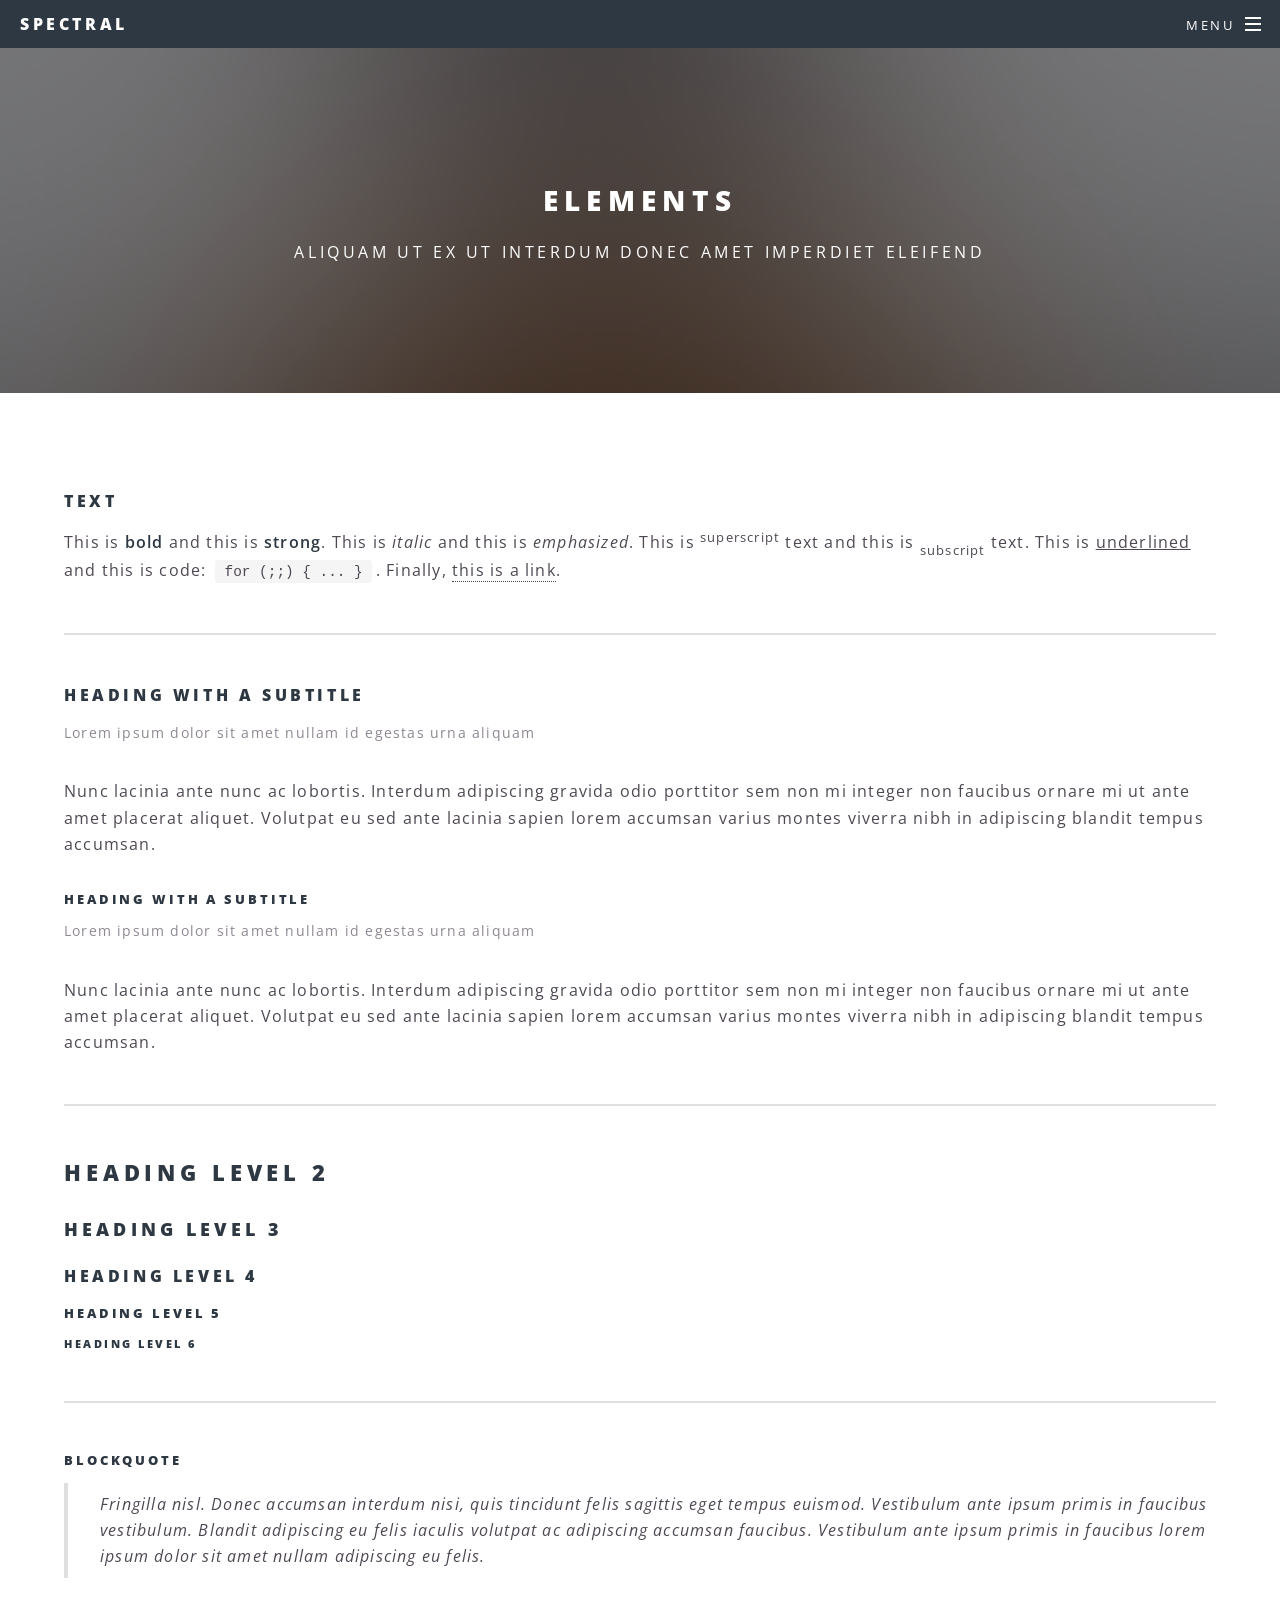
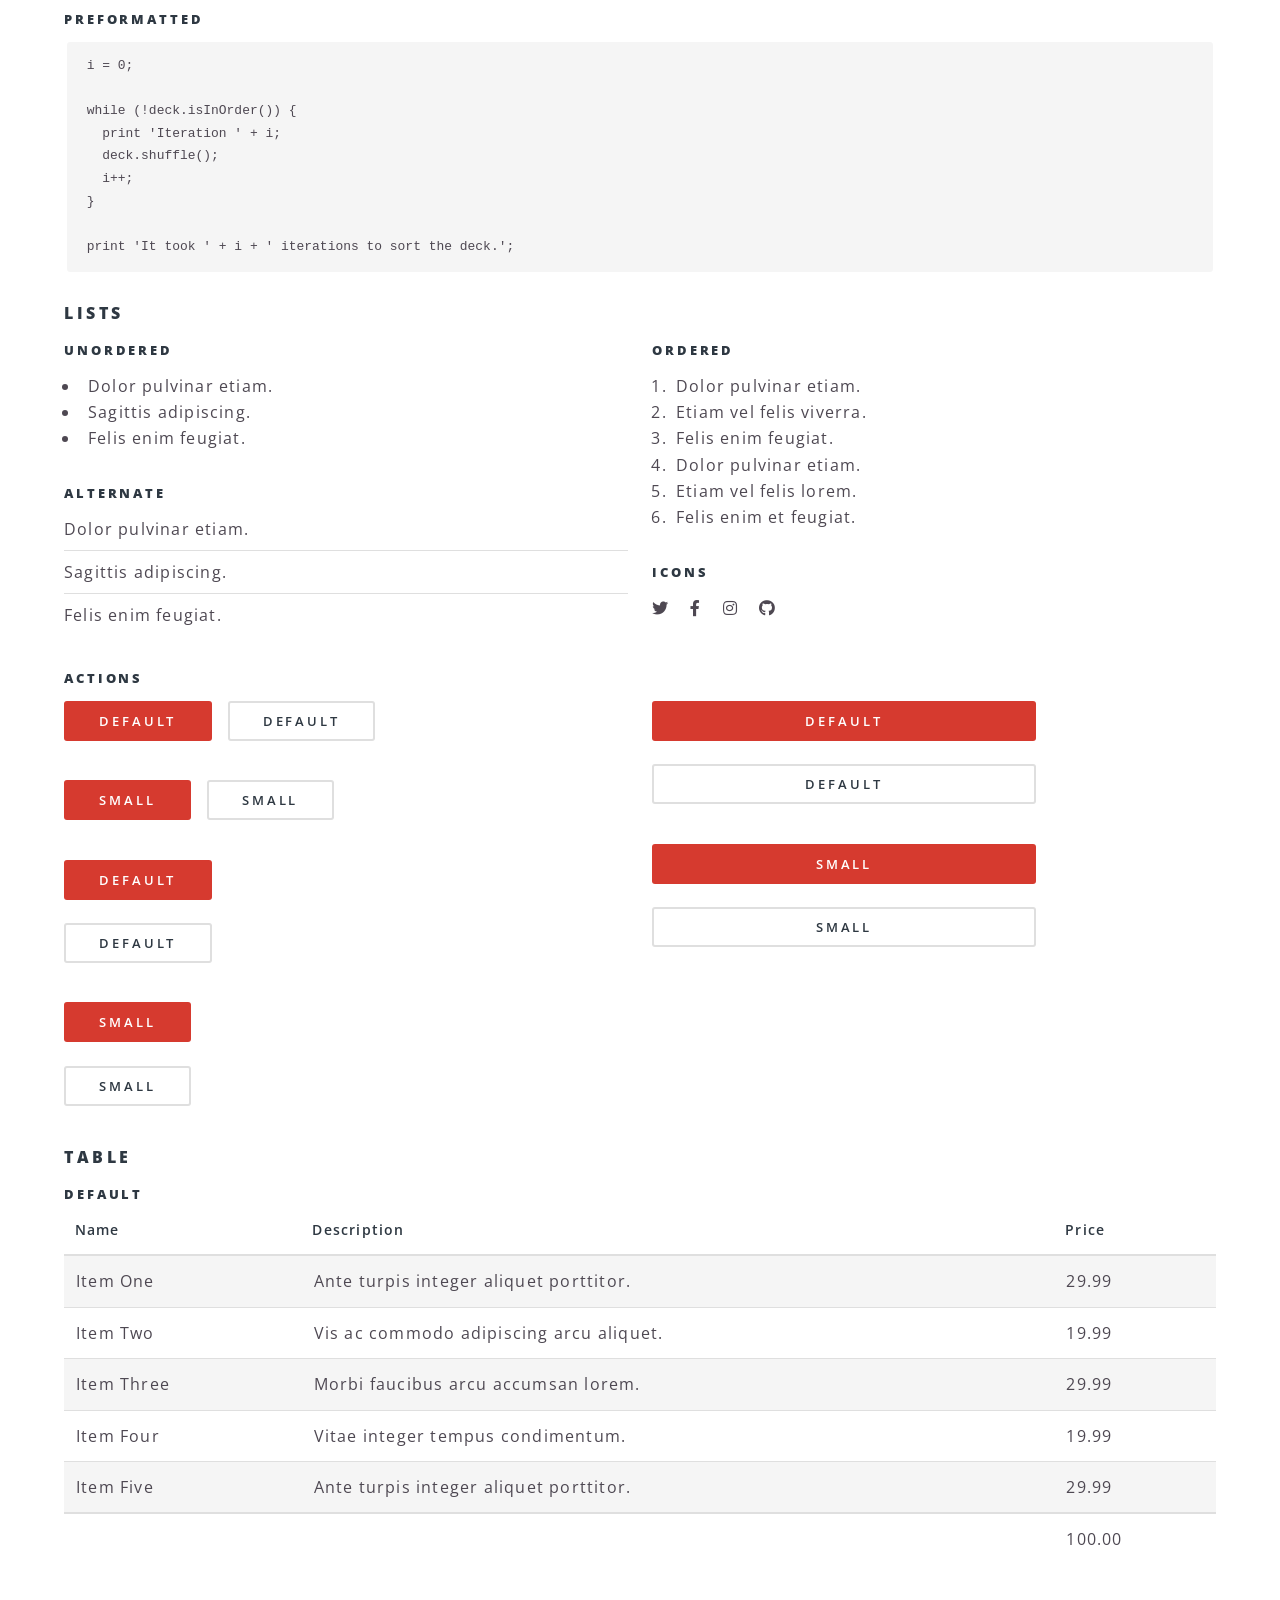
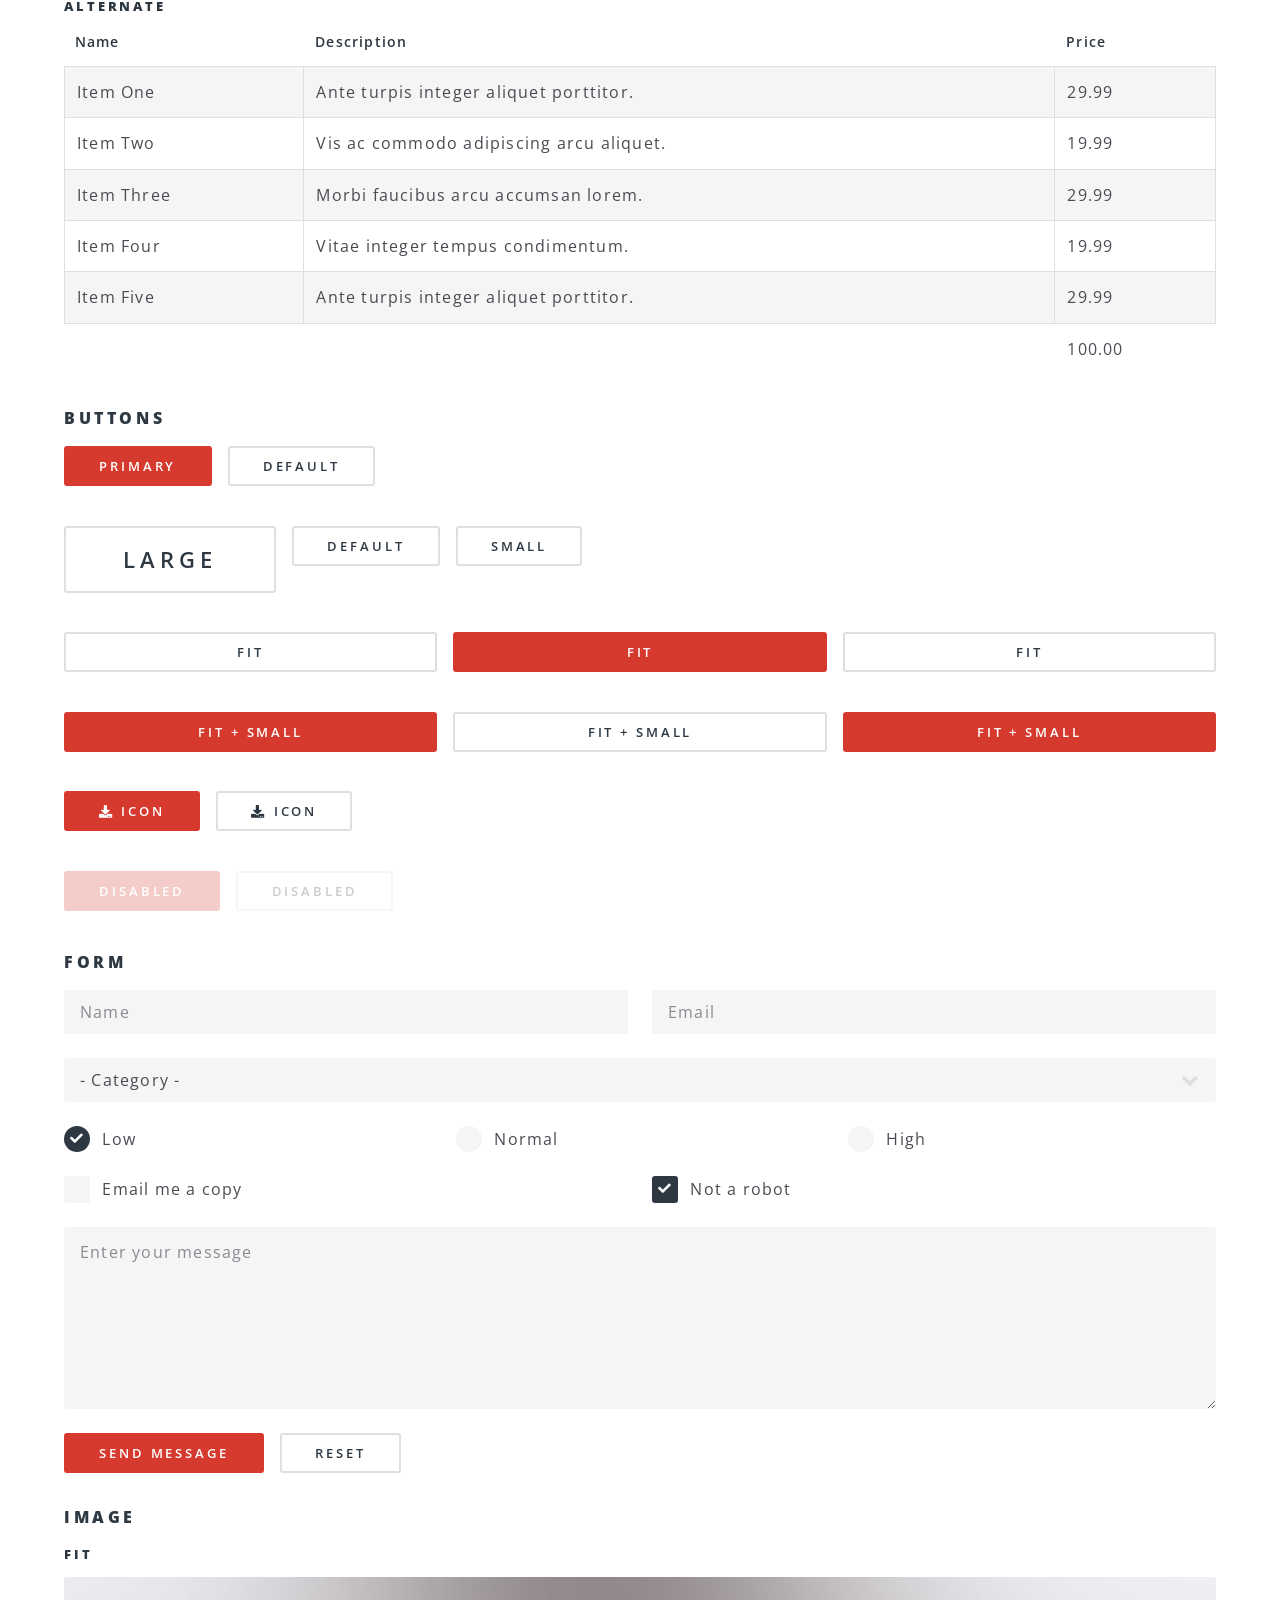
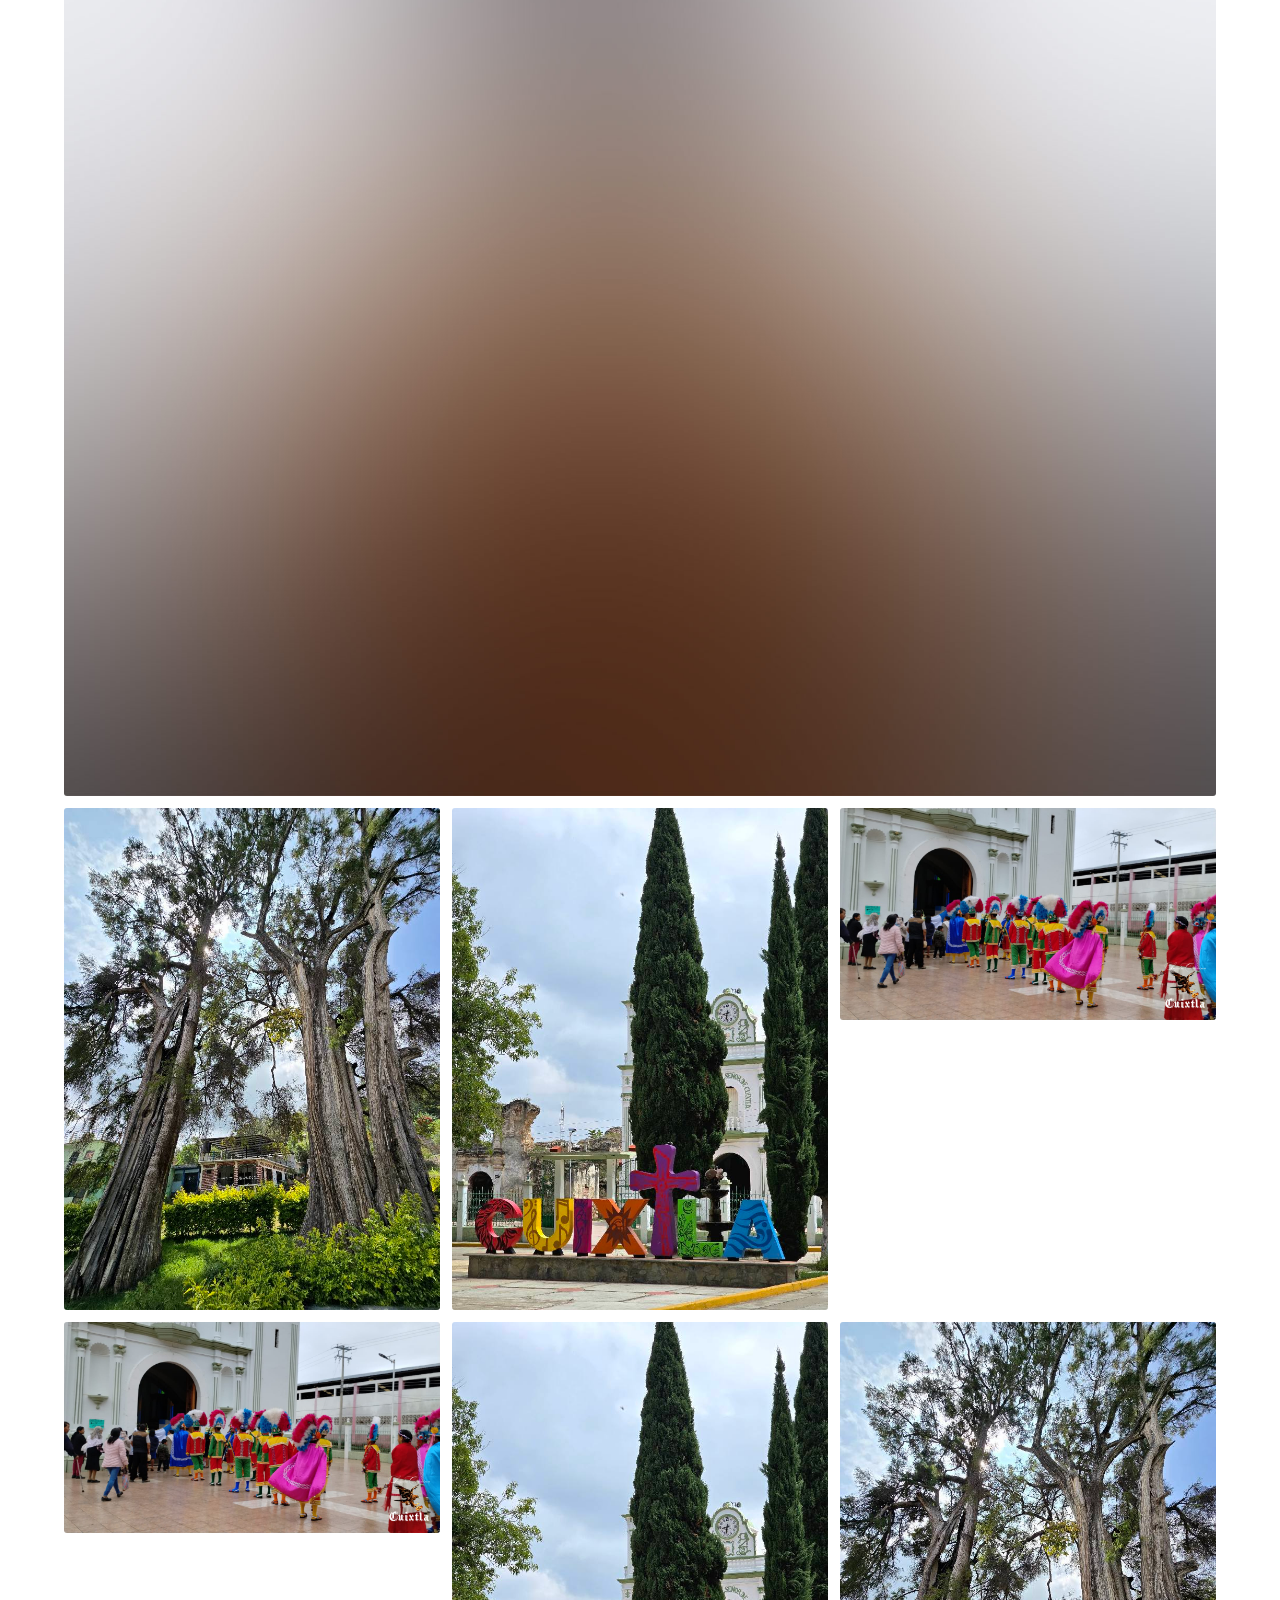
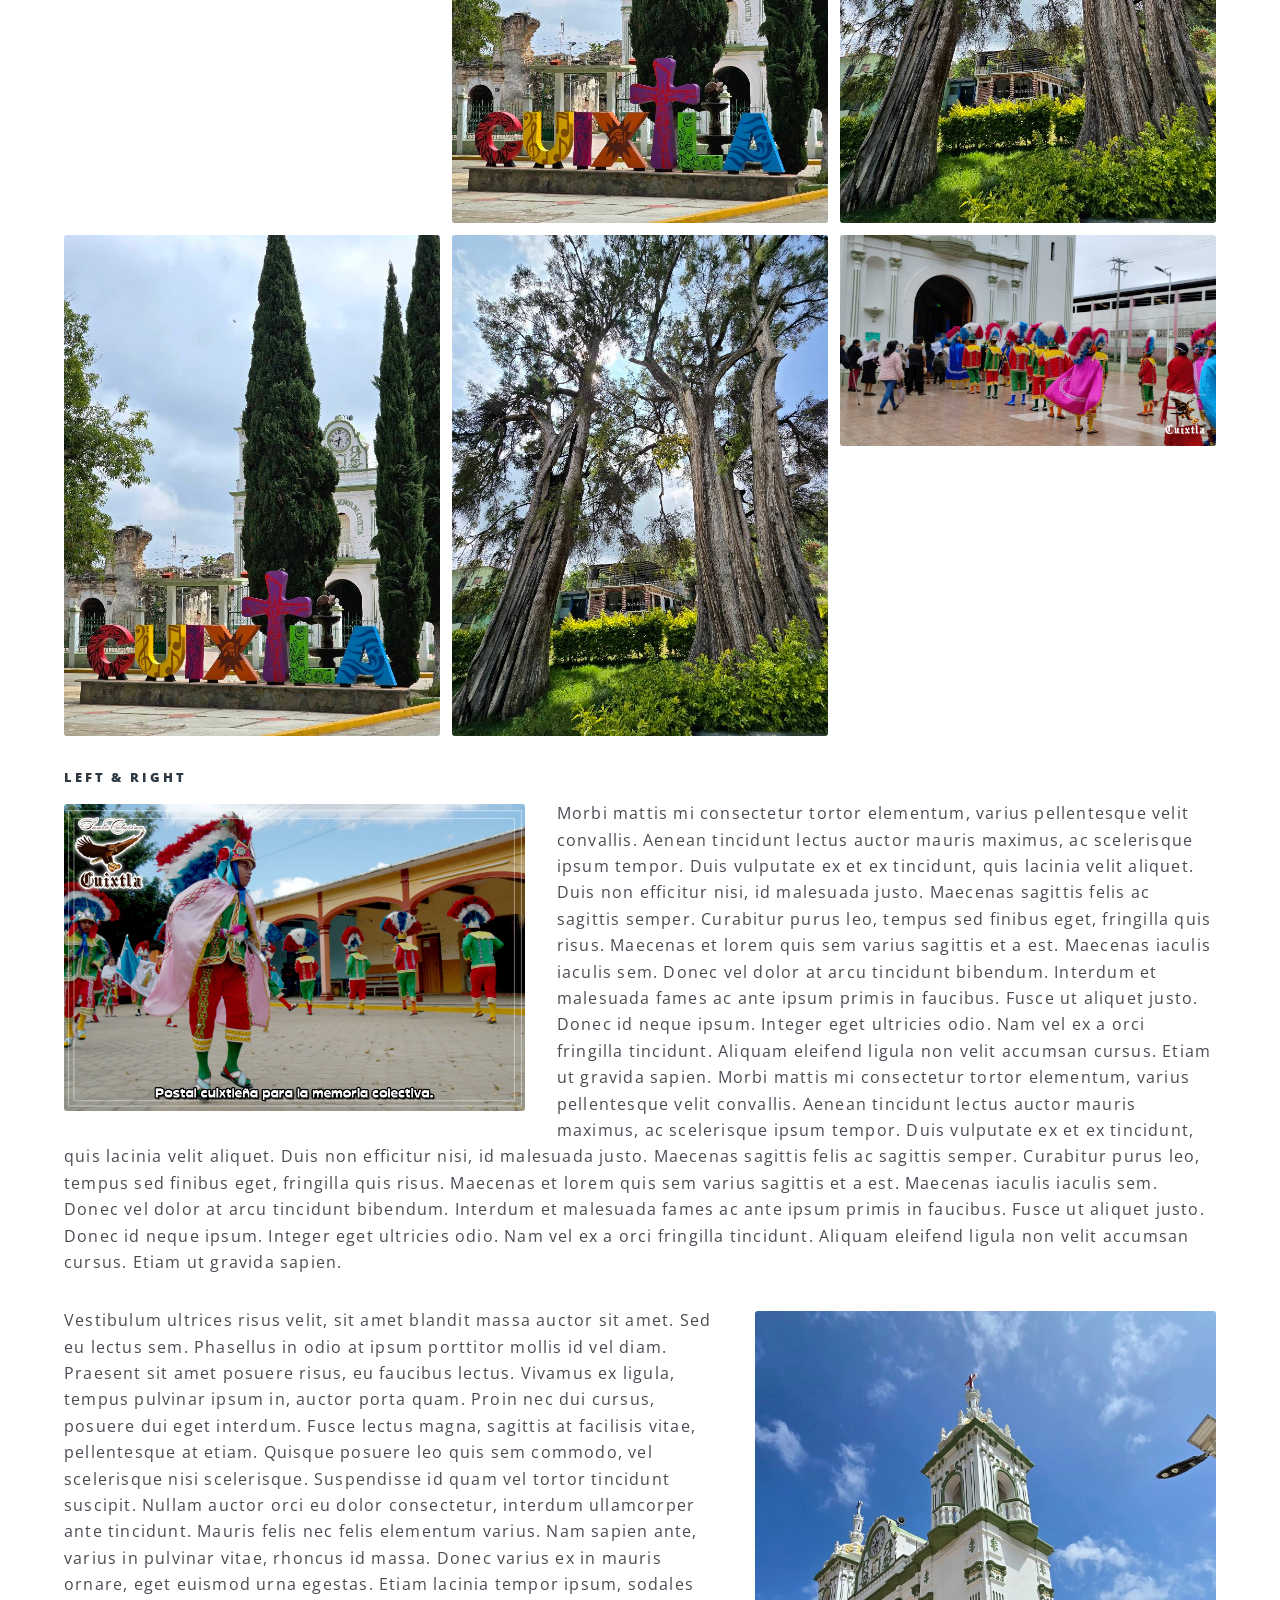
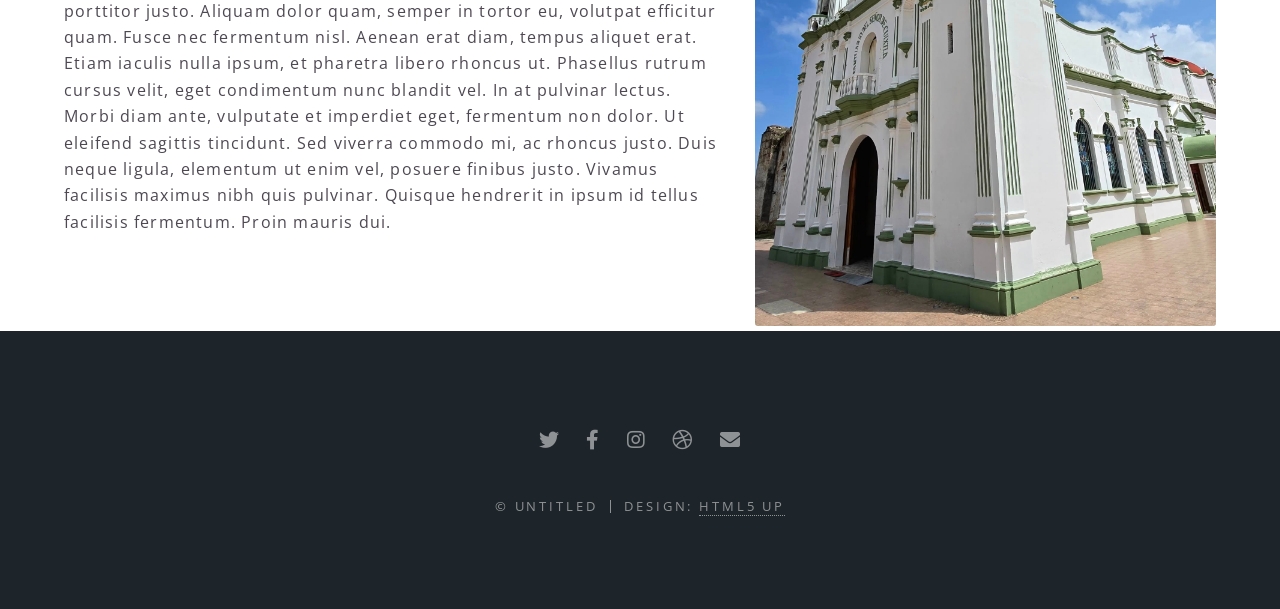
<file: elements.html>
<!DOCTYPE HTML>
<!--
	Spectral by HTML5 UP
	html5up.net | @ajlkn
	Free for personal and commercial use under the CCA 3.0 license (html5up.net/license)
-->
<html>
	<head>
		<title>Elements - Spectral by HTML5 UP</title>
		<meta charset="utf-8" />
		<meta name="viewport" content="width=device-width, initial-scale=1, user-scalable=no" />
		<link rel="stylesheet" href="assets/css/main.css" />
		<noscript><link rel="stylesheet" href="assets/css/noscript.css" /></noscript>
	</head>
	<body class="is-preload">

		<!-- Page Wrapper -->
			<div id="page-wrapper">

				<!-- Header -->
					<header id="header">
						<h1><a href="index.html">Spectral</a></h1>
						<nav id="nav">
							<ul>
								<li class="special">
									<a href="#menu" class="menuToggle"><span>Menu</span></a>
									<div id="menu">
										<ul>
											<li><a href="index.html">Home</a></li>
											<li><a href="generic.html">Generic</a></li>
											<li><a href="elements.html">Elements</a></li>
											<li><a href="#">Sign Up</a></li>
											<li><a href="#">Log In</a></li>
										</ul>
									</div>
								</li>
							</ul>
						</nav>
					</header>

				<!-- Main -->
					<article id="main">
						<header>
							<h2>Elements</h2>
							<p>Aliquam ut ex ut interdum donec amet imperdiet eleifend</p>
						</header>
						<section class="wrapper style5">
							<div class="inner">

								<section>
									<h4>Text</h4>
									<p>This is <b>bold</b> and this is <strong>strong</strong>. This is <i>italic</i> and this is <em>emphasized</em>.
									This is <sup>superscript</sup> text and this is <sub>subscript</sub> text.
									This is <u>underlined</u> and this is code: <code>for (;;) { ... }</code>. Finally, <a href="#">this is a link</a>.</p>
									<hr />
									<header>
										<h4>Heading with a Subtitle</h4>
										<p>Lorem ipsum dolor sit amet nullam id egestas urna aliquam</p>
									</header>
									<p>Nunc lacinia ante nunc ac lobortis. Interdum adipiscing gravida odio porttitor sem non mi integer non faucibus ornare mi ut ante amet placerat aliquet. Volutpat eu sed ante lacinia sapien lorem accumsan varius montes viverra nibh in adipiscing blandit tempus accumsan.</p>
									<header>
										<h5>Heading with a Subtitle</h5>
										<p>Lorem ipsum dolor sit amet nullam id egestas urna aliquam</p>
									</header>
									<p>Nunc lacinia ante nunc ac lobortis. Interdum adipiscing gravida odio porttitor sem non mi integer non faucibus ornare mi ut ante amet placerat aliquet. Volutpat eu sed ante lacinia sapien lorem accumsan varius montes viverra nibh in adipiscing blandit tempus accumsan.</p>
									<hr />
									<h2>Heading Level 2</h2>
									<h3>Heading Level 3</h3>
									<h4>Heading Level 4</h4>
									<h5>Heading Level 5</h5>
									<h6>Heading Level 6</h6>
									<hr />
									<h5>Blockquote</h5>
									<blockquote>Fringilla nisl. Donec accumsan interdum nisi, quis tincidunt felis sagittis eget tempus euismod. Vestibulum ante ipsum primis in faucibus vestibulum. Blandit adipiscing eu felis iaculis volutpat ac adipiscing accumsan faucibus. Vestibulum ante ipsum primis in faucibus lorem ipsum dolor sit amet nullam adipiscing eu felis.</blockquote>
									<h5>Preformatted</h5>
									<pre><code>i = 0;

while (!deck.isInOrder()) {
  print 'Iteration ' + i;
  deck.shuffle();
  i++;
}

print 'It took ' + i + ' iterations to sort the deck.';</code></pre>
								</section>

								<section>
									<h4>Lists</h4>
									<div class="row">
										<div class="col-6 col-12-medium">
											<h5>Unordered</h5>
											<ul>
												<li>Dolor pulvinar etiam.</li>
												<li>Sagittis adipiscing.</li>
												<li>Felis enim feugiat.</li>
											</ul>
											<h5>Alternate</h5>
											<ul class="alt">
												<li>Dolor pulvinar etiam.</li>
												<li>Sagittis adipiscing.</li>
												<li>Felis enim feugiat.</li>
											</ul>
										</div>
										<div class="col-6 col-12-medium">
											<h5>Ordered</h5>
											<ol>
												<li>Dolor pulvinar etiam.</li>
												<li>Etiam vel felis viverra.</li>
												<li>Felis enim feugiat.</li>
												<li>Dolor pulvinar etiam.</li>
												<li>Etiam vel felis lorem.</li>
												<li>Felis enim et feugiat.</li>
											</ol>
											<h5>Icons</h5>
											<ul class="icons">
												<li><a href="#" class="icon brands fa-twitter"><span class="label">Twitter</span></a></li>
												<li><a href="#" class="icon brands fa-facebook-f"><span class="label">Facebook</span></a></li>
												<li><a href="#" class="icon brands fa-instagram"><span class="label">Instagram</span></a></li>
												<li><a href="#" class="icon brands fa-github"><span class="label">Github</span></a></li>
											</ul>
										</div>
									</div>
									<h5>Actions</h5>
									<div class="row">
										<div class="col-6 col-12-medium">
											<ul class="actions">
												<li><a href="#" class="button primary">Default</a></li>
												<li><a href="#" class="button">Default</a></li>
											</ul>
											<ul class="actions small">
												<li><a href="#" class="button primary small">Small</a></li>
												<li><a href="#" class="button small">Small</a></li>
											</ul>
											<ul class="actions stacked">
												<li><a href="#" class="button primary">Default</a></li>
												<li><a href="#" class="button">Default</a></li>
											</ul>
											<ul class="actions stacked">
												<li><a href="#" class="button primary small">Small</a></li>
												<li><a href="#" class="button small">Small</a></li>
											</ul>
										</div>
										<div class="col-6 col-12-medium">
											<ul class="actions stacked">
												<li><a href="#" class="button primary fit">Default</a></li>
												<li><a href="#" class="button fit">Default</a></li>
											</ul>
											<ul class="actions stacked">
												<li><a href="#" class="button primary small fit">Small</a></li>
												<li><a href="#" class="button small fit">Small</a></li>
											</ul>
										</div>
									</div>
								</section>

								<section>
									<h4>Table</h4>
									<h5>Default</h5>
									<div class="table-wrapper">
										<table>
											<thead>
												<tr>
													<th>Name</th>
													<th>Description</th>
													<th>Price</th>
												</tr>
											</thead>
											<tbody>
												<tr>
													<td>Item One</td>
													<td>Ante turpis integer aliquet porttitor.</td>
													<td>29.99</td>
												</tr>
												<tr>
													<td>Item Two</td>
													<td>Vis ac commodo adipiscing arcu aliquet.</td>
													<td>19.99</td>
												</tr>
												<tr>
													<td>Item Three</td>
													<td> Morbi faucibus arcu accumsan lorem.</td>
													<td>29.99</td>
												</tr>
												<tr>
													<td>Item Four</td>
													<td>Vitae integer tempus condimentum.</td>
													<td>19.99</td>
												</tr>
												<tr>
													<td>Item Five</td>
													<td>Ante turpis integer aliquet porttitor.</td>
													<td>29.99</td>
												</tr>
											</tbody>
											<tfoot>
												<tr>
													<td colspan="2"></td>
													<td>100.00</td>
												</tr>
											</tfoot>
										</table>
									</div>

									<h5>Alternate</h5>
									<div class="table-wrapper">
										<table class="alt">
											<thead>
												<tr>
													<th>Name</th>
													<th>Description</th>
													<th>Price</th>
												</tr>
											</thead>
											<tbody>
												<tr>
													<td>Item One</td>
													<td>Ante turpis integer aliquet porttitor.</td>
													<td>29.99</td>
												</tr>
												<tr>
													<td>Item Two</td>
													<td>Vis ac commodo adipiscing arcu aliquet.</td>
													<td>19.99</td>
												</tr>
												<tr>
													<td>Item Three</td>
													<td> Morbi faucibus arcu accumsan lorem.</td>
													<td>29.99</td>
												</tr>
												<tr>
													<td>Item Four</td>
													<td>Vitae integer tempus condimentum.</td>
													<td>19.99</td>
												</tr>
												<tr>
													<td>Item Five</td>
													<td>Ante turpis integer aliquet porttitor.</td>
													<td>29.99</td>
												</tr>
											</tbody>
											<tfoot>
												<tr>
													<td colspan="2"></td>
													<td>100.00</td>
												</tr>
											</tfoot>
										</table>
									</div>
								</section>

								<section>
									<h4>Buttons</h4>
									<ul class="actions">
										<li><a href="#" class="button primary">Primary</a></li>
										<li><a href="#" class="button">Default</a></li>
									</ul>
									<ul class="actions">
										<li><a href="#" class="button large">Large</a></li>
										<li><a href="#" class="button">Default</a></li>
										<li><a href="#" class="button small">Small</a></li>
									</ul>
									<ul class="actions fit">
										<li><a href="#" class="button fit">Fit</a></li>
										<li><a href="#" class="button primary fit">Fit</a></li>
										<li><a href="#" class="button fit">Fit</a></li>
									</ul>
									<ul class="actions fit small">
										<li><a href="#" class="button primary fit small">Fit + Small</a></li>
										<li><a href="#" class="button fit small">Fit + Small</a></li>
										<li><a href="#" class="button primary fit small">Fit + Small</a></li>
									</ul>
									<ul class="actions">
										<li><a href="#" class="button primary icon solid fa-download">Icon</a></li>
										<li><a href="#" class="button icon solid fa-download">Icon</a></li>
									</ul>
									<ul class="actions">
										<li><span class="button primary disabled">Disabled</span></li>
										<li><span class="button disabled">Disabled</span></li>
									</ul>
								</section>

								<section>
									<h4>Form</h4>
									<form method="post" action="#">
										<div class="row gtr-uniform">
											<div class="col-6 col-12-xsmall">
												<input type="text" name="demo-name" id="demo-name" value="" placeholder="Name" />
											</div>
											<div class="col-6 col-12-xsmall">
												<input type="email" name="demo-email" id="demo-email" value="" placeholder="Email" />
											</div>
											<div class="col-12">
												<select name="demo-category" id="demo-category">
													<option value="">- Category -</option>
													<option value="1">Manufacturing</option>
													<option value="1">Shipping</option>
													<option value="1">Administration</option>
													<option value="1">Human Resources</option>
												</select>
											</div>
											<div class="col-4 col-12-small">
												<input type="radio" id="demo-priority-low" name="demo-priority" checked>
												<label for="demo-priority-low">Low</label>
											</div>
											<div class="col-4 col-12-small">
												<input type="radio" id="demo-priority-normal" name="demo-priority">
												<label for="demo-priority-normal">Normal</label>
											</div>
											<div class="col-4 col-12-small">
												<input type="radio" id="demo-priority-high" name="demo-priority">
												<label for="demo-priority-high">High</label>
											</div>
											<div class="col-6 col-12-small">
												<input type="checkbox" id="demo-copy" name="demo-copy">
												<label for="demo-copy">Email me a copy</label>
											</div>
											<div class="col-6 col-12-small">
												<input type="checkbox" id="demo-human" name="demo-human" checked>
												<label for="demo-human">Not a robot</label>
											</div>
											<div class="col-12">
												<textarea name="demo-message" id="demo-message" placeholder="Enter your message" rows="6"></textarea>
											</div>
											<div class="col-12">
												<ul class="actions">
													<li><input type="submit" value="Send Message" class="primary" /></li>
													<li><input type="reset" value="Reset" /></li>
												</ul>
											</div>
										</div>
									</form>
								</section>

								<section>
									<h4>Image</h4>
									<h5>Fit</h5>
									<div class="box alt">
										<div class="row gtr-50 gtr-uniform">
											<div class="col-12"><span class="image fit"><img src="images/banner.jpg" alt="" /></span></div>
											<div class="col-4"><span class="image fit"><img src="images/pic01.jpg" alt="" /></span></div>
											<div class="col-4"><span class="image fit"><img src="images/pic02.jpg" alt="" /></span></div>
											<div class="col-4"><span class="image fit"><img src="images/pic03.jpg" alt="" /></span></div>
											<div class="col-4"><span class="image fit"><img src="images/pic03.jpg" alt="" /></span></div>
											<div class="col-4"><span class="image fit"><img src="images/pic02.jpg" alt="" /></span></div>
											<div class="col-4"><span class="image fit"><img src="images/pic01.jpg" alt="" /></span></div>
											<div class="col-4"><span class="image fit"><img src="images/pic02.jpg" alt="" /></span></div>
											<div class="col-4"><span class="image fit"><img src="images/pic01.jpg" alt="" /></span></div>
											<div class="col-4"><span class="image fit"><img src="images/pic03.jpg" alt="" /></span></div>
										</div>
									</div>
									<h5>Left &amp; Right</h5>
									<p><span class="image left"><img src="images/pic04.jpg" alt="" /></span>Morbi mattis mi consectetur tortor elementum, varius pellentesque velit convallis. Aenean tincidunt lectus auctor mauris maximus, ac scelerisque ipsum tempor. Duis vulputate ex et ex tincidunt, quis lacinia velit aliquet. Duis non efficitur nisi, id malesuada justo. Maecenas sagittis felis ac sagittis semper. Curabitur purus leo, tempus sed finibus eget, fringilla quis risus. Maecenas et lorem quis sem varius sagittis et a est. Maecenas iaculis iaculis sem. Donec vel dolor at arcu tincidunt bibendum. Interdum et malesuada fames ac ante ipsum primis in faucibus. Fusce ut aliquet justo. Donec id neque ipsum. Integer eget ultricies odio. Nam vel ex a orci fringilla tincidunt. Aliquam eleifend ligula non velit accumsan cursus. Etiam ut gravida sapien. Morbi mattis mi consectetur tortor elementum, varius pellentesque velit convallis. Aenean tincidunt lectus auctor mauris maximus, ac scelerisque ipsum tempor. Duis vulputate ex et ex tincidunt, quis lacinia velit aliquet. Duis non efficitur nisi, id malesuada justo. Maecenas sagittis felis ac sagittis semper. Curabitur purus leo, tempus sed finibus eget, fringilla quis risus. Maecenas et lorem quis sem varius sagittis et a est. Maecenas iaculis iaculis sem. Donec vel dolor at arcu tincidunt bibendum. Interdum et malesuada fames ac ante ipsum primis in faucibus. Fusce ut aliquet justo. Donec id neque ipsum. Integer eget ultricies odio. Nam vel ex a orci fringilla tincidunt. Aliquam eleifend ligula non velit accumsan cursus. Etiam ut gravida sapien.</p>
									<p><span class="image right"><img src="images/pic05.jpg" alt="" /></span>Vestibulum ultrices risus velit, sit amet blandit massa auctor sit amet. Sed eu lectus sem. Phasellus in odio at ipsum porttitor mollis id vel diam. Praesent sit amet posuere risus, eu faucibus lectus. Vivamus ex ligula, tempus pulvinar ipsum in, auctor porta quam. Proin nec dui cursus, posuere dui eget interdum. Fusce lectus magna, sagittis at facilisis vitae, pellentesque at etiam. Quisque posuere leo quis sem commodo, vel scelerisque nisi scelerisque. Suspendisse id quam vel tortor tincidunt suscipit. Nullam auctor orci eu dolor consectetur, interdum ullamcorper ante tincidunt. Mauris felis nec felis elementum varius. Nam sapien ante, varius in pulvinar vitae, rhoncus id massa. Donec varius ex in mauris ornare, eget euismod urna egestas. Etiam lacinia tempor ipsum, sodales porttitor justo. Aliquam dolor quam, semper in tortor eu, volutpat efficitur quam. Fusce nec fermentum nisl. Aenean erat diam, tempus aliquet erat. Etiam iaculis nulla ipsum, et pharetra libero rhoncus ut. Phasellus rutrum cursus velit, eget condimentum nunc blandit vel. In at pulvinar lectus. Morbi diam ante, vulputate et imperdiet eget, fermentum non dolor. Ut eleifend sagittis tincidunt. Sed viverra commodo mi, ac rhoncus justo. Duis neque ligula, elementum ut enim vel, posuere finibus justo. Vivamus facilisis maximus nibh quis pulvinar. Quisque hendrerit in ipsum id tellus facilisis fermentum. Proin mauris dui.</p>
								</section>

							</div>
						</section>
					</article>

				<!-- Footer -->
					<footer id="footer">
						<ul class="icons">
							<li><a href="#" class="icon brands fa-twitter"><span class="label">Twitter</span></a></li>
							<li><a href="#" class="icon brands fa-facebook-f"><span class="label">Facebook</span></a></li>
							<li><a href="#" class="icon brands fa-instagram"><span class="label">Instagram</span></a></li>
							<li><a href="#" class="icon brands fa-dribbble"><span class="label">Dribbble</span></a></li>
							<li><a href="#" class="icon solid fa-envelope"><span class="label">Email</span></a></li>
						</ul>
						<ul class="copyright">
							<li>&copy; Untitled</li><li>Design: <a href="http://html5up.net">HTML5 UP</a></li>
						</ul>
					</footer>

			</div>

		<!-- Scripts -->
			<script src="assets/js/jquery.min.js"></script>
			<script src="assets/js/jquery.scrollex.min.js"></script>
			<script src="assets/js/jquery.scrolly.min.js"></script>
			<script src="assets/js/browser.min.js"></script>
			<script src="assets/js/breakpoints.min.js"></script>
			<script src="assets/js/util.js"></script>
			<script src="assets/js/main.js"></script>

	</body>
</html>
</file>
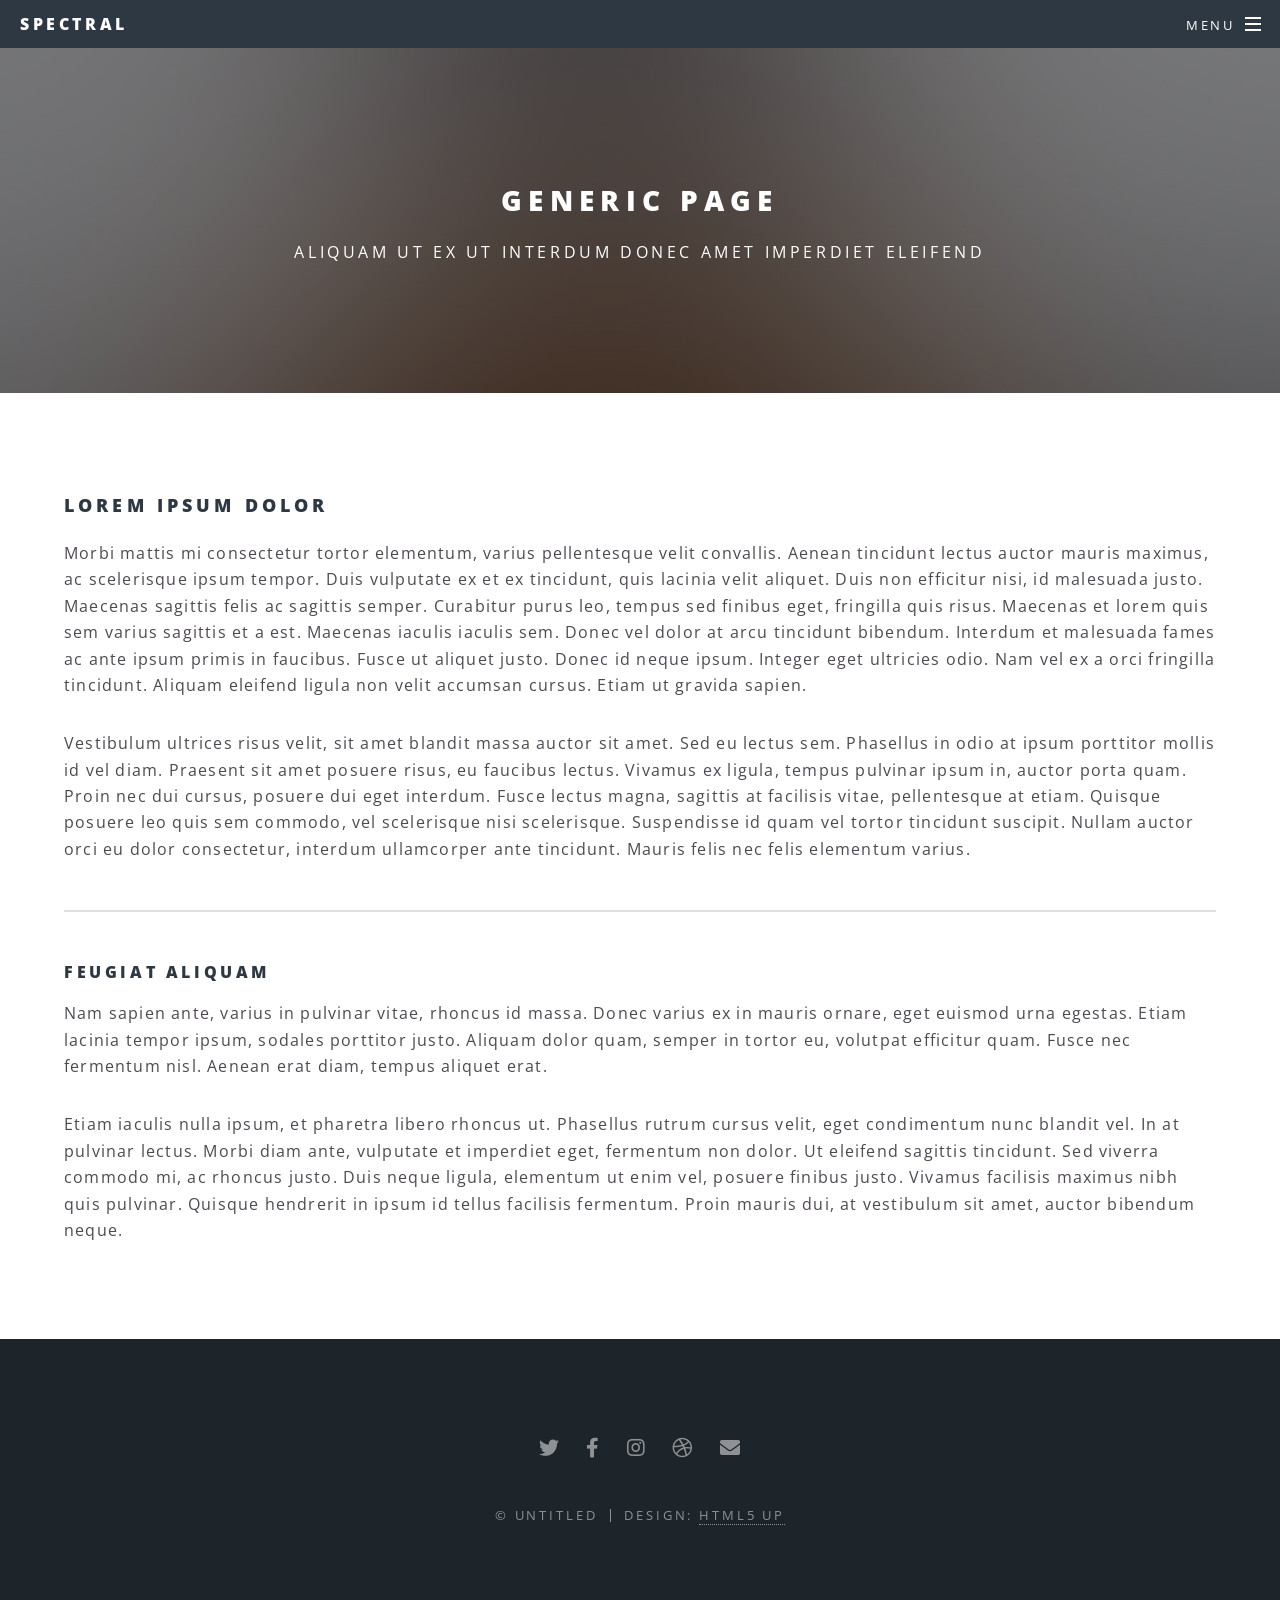
<file: generic.html>
<!DOCTYPE HTML>
<!--
	Spectral by HTML5 UP
	html5up.net | @ajlkn
	Free for personal and commercial use under the CCA 3.0 license (html5up.net/license)
-->
<html>
	<head>
		<title>Generic - Spectral by HTML5 UP</title>
		<meta charset="utf-8" />
		<meta name="viewport" content="width=device-width, initial-scale=1, user-scalable=no" />
		<link rel="stylesheet" href="assets/css/main.css" />
		<noscript><link rel="stylesheet" href="assets/css/noscript.css" /></noscript>
	</head>
	<body class="is-preload">

		<!-- Page Wrapper -->
			<div id="page-wrapper">

				<!-- Header -->
					<header id="header">
						<h1><a href="index.html">Spectral</a></h1>
						<nav id="nav">
							<ul>
								<li class="special">
									<a href="#menu" class="menuToggle"><span>Menu</span></a>
									<div id="menu">
										<ul>
											<li><a href="index.html">Home</a></li>
											<li><a href="generic.html">Generic</a></li>
											<li><a href="elements.html">Elements</a></li>
											<li><a href="#">Sign Up</a></li>
											<li><a href="#">Log In</a></li>
										</ul>
									</div>
								</li>
							</ul>
						</nav>
					</header>

				<!-- Main -->
					<article id="main">
						<header>
							<h2>Generic Page</h2>
							<p>Aliquam ut ex ut interdum donec amet imperdiet eleifend</p>
						</header>
						<section class="wrapper style5">
							<div class="inner">

								<h3>Lorem ipsum dolor</h3>
								<p>Morbi mattis mi consectetur tortor elementum, varius pellentesque velit convallis. Aenean tincidunt lectus auctor mauris maximus, ac scelerisque ipsum tempor. Duis vulputate ex et ex tincidunt, quis lacinia velit aliquet. Duis non efficitur nisi, id malesuada justo. Maecenas sagittis felis ac sagittis semper. Curabitur purus leo, tempus sed finibus eget, fringilla quis risus. Maecenas et lorem quis sem varius sagittis et a est. Maecenas iaculis iaculis sem. Donec vel dolor at arcu tincidunt bibendum. Interdum et malesuada fames ac ante ipsum primis in faucibus. Fusce ut aliquet justo. Donec id neque ipsum. Integer eget ultricies odio. Nam vel ex a orci fringilla tincidunt. Aliquam eleifend ligula non velit accumsan cursus. Etiam ut gravida sapien.</p>

								<p>Vestibulum ultrices risus velit, sit amet blandit massa auctor sit amet. Sed eu lectus sem. Phasellus in odio at ipsum porttitor mollis id vel diam. Praesent sit amet posuere risus, eu faucibus lectus. Vivamus ex ligula, tempus pulvinar ipsum in, auctor porta quam. Proin nec dui cursus, posuere dui eget interdum. Fusce lectus magna, sagittis at facilisis vitae, pellentesque at etiam. Quisque posuere leo quis sem commodo, vel scelerisque nisi scelerisque. Suspendisse id quam vel tortor tincidunt suscipit. Nullam auctor orci eu dolor consectetur, interdum ullamcorper ante tincidunt. Mauris felis nec felis elementum varius.</p>

								<hr />

								<h4>Feugiat aliquam</h4>
								<p>Nam sapien ante, varius in pulvinar vitae, rhoncus id massa. Donec varius ex in mauris ornare, eget euismod urna egestas. Etiam lacinia tempor ipsum, sodales porttitor justo. Aliquam dolor quam, semper in tortor eu, volutpat efficitur quam. Fusce nec fermentum nisl. Aenean erat diam, tempus aliquet erat.</p>

								<p>Etiam iaculis nulla ipsum, et pharetra libero rhoncus ut. Phasellus rutrum cursus velit, eget condimentum nunc blandit vel. In at pulvinar lectus. Morbi diam ante, vulputate et imperdiet eget, fermentum non dolor. Ut eleifend sagittis tincidunt. Sed viverra commodo mi, ac rhoncus justo. Duis neque ligula, elementum ut enim vel, posuere finibus justo. Vivamus facilisis maximus nibh quis pulvinar. Quisque hendrerit in ipsum id tellus facilisis fermentum. Proin mauris dui, at vestibulum sit amet, auctor bibendum neque.</p>

							</div>
						</section>
					</article>

				<!-- Footer -->
					<footer id="footer">
						<ul class="icons">
							<li><a href="#" class="icon brands fa-twitter"><span class="label">Twitter</span></a></li>
							<li><a href="#" class="icon brands fa-facebook-f"><span class="label">Facebook</span></a></li>
							<li><a href="#" class="icon brands fa-instagram"><span class="label">Instagram</span></a></li>
							<li><a href="#" class="icon brands fa-dribbble"><span class="label">Dribbble</span></a></li>
							<li><a href="#" class="icon solid fa-envelope"><span class="label">Email</span></a></li>
						</ul>
						<ul class="copyright">
							<li>&copy; Untitled</li><li>Design: <a href="http://html5up.net">HTML5 UP</a></li>
						</ul>
					</footer>

			</div>

		<!-- Scripts -->
			<script src="assets/js/jquery.min.js"></script>
			<script src="assets/js/jquery.scrollex.min.js"></script>
			<script src="assets/js/jquery.scrolly.min.js"></script>
			<script src="assets/js/browser.min.js"></script>
			<script src="assets/js/breakpoints.min.js"></script>
			<script src="assets/js/util.js"></script>
			<script src="assets/js/main.js"></script>

	</body>
</html>
</file>
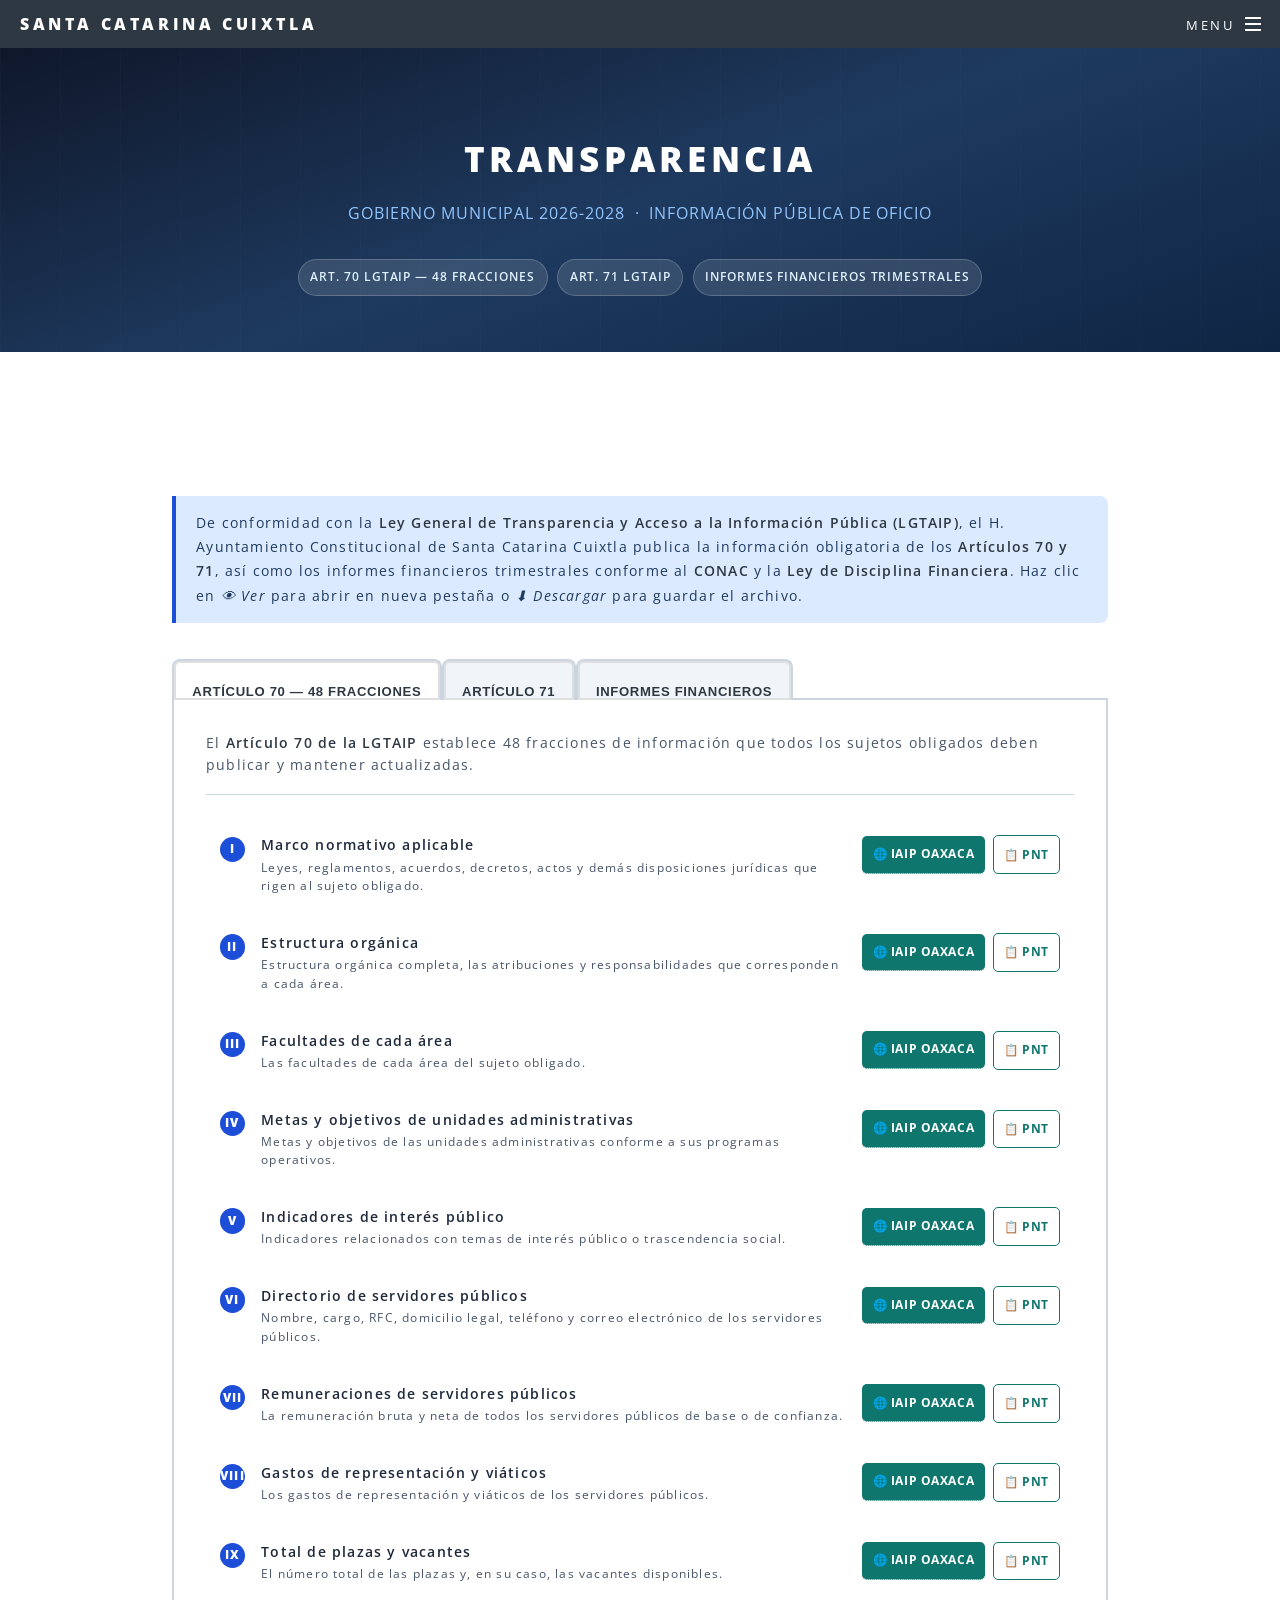
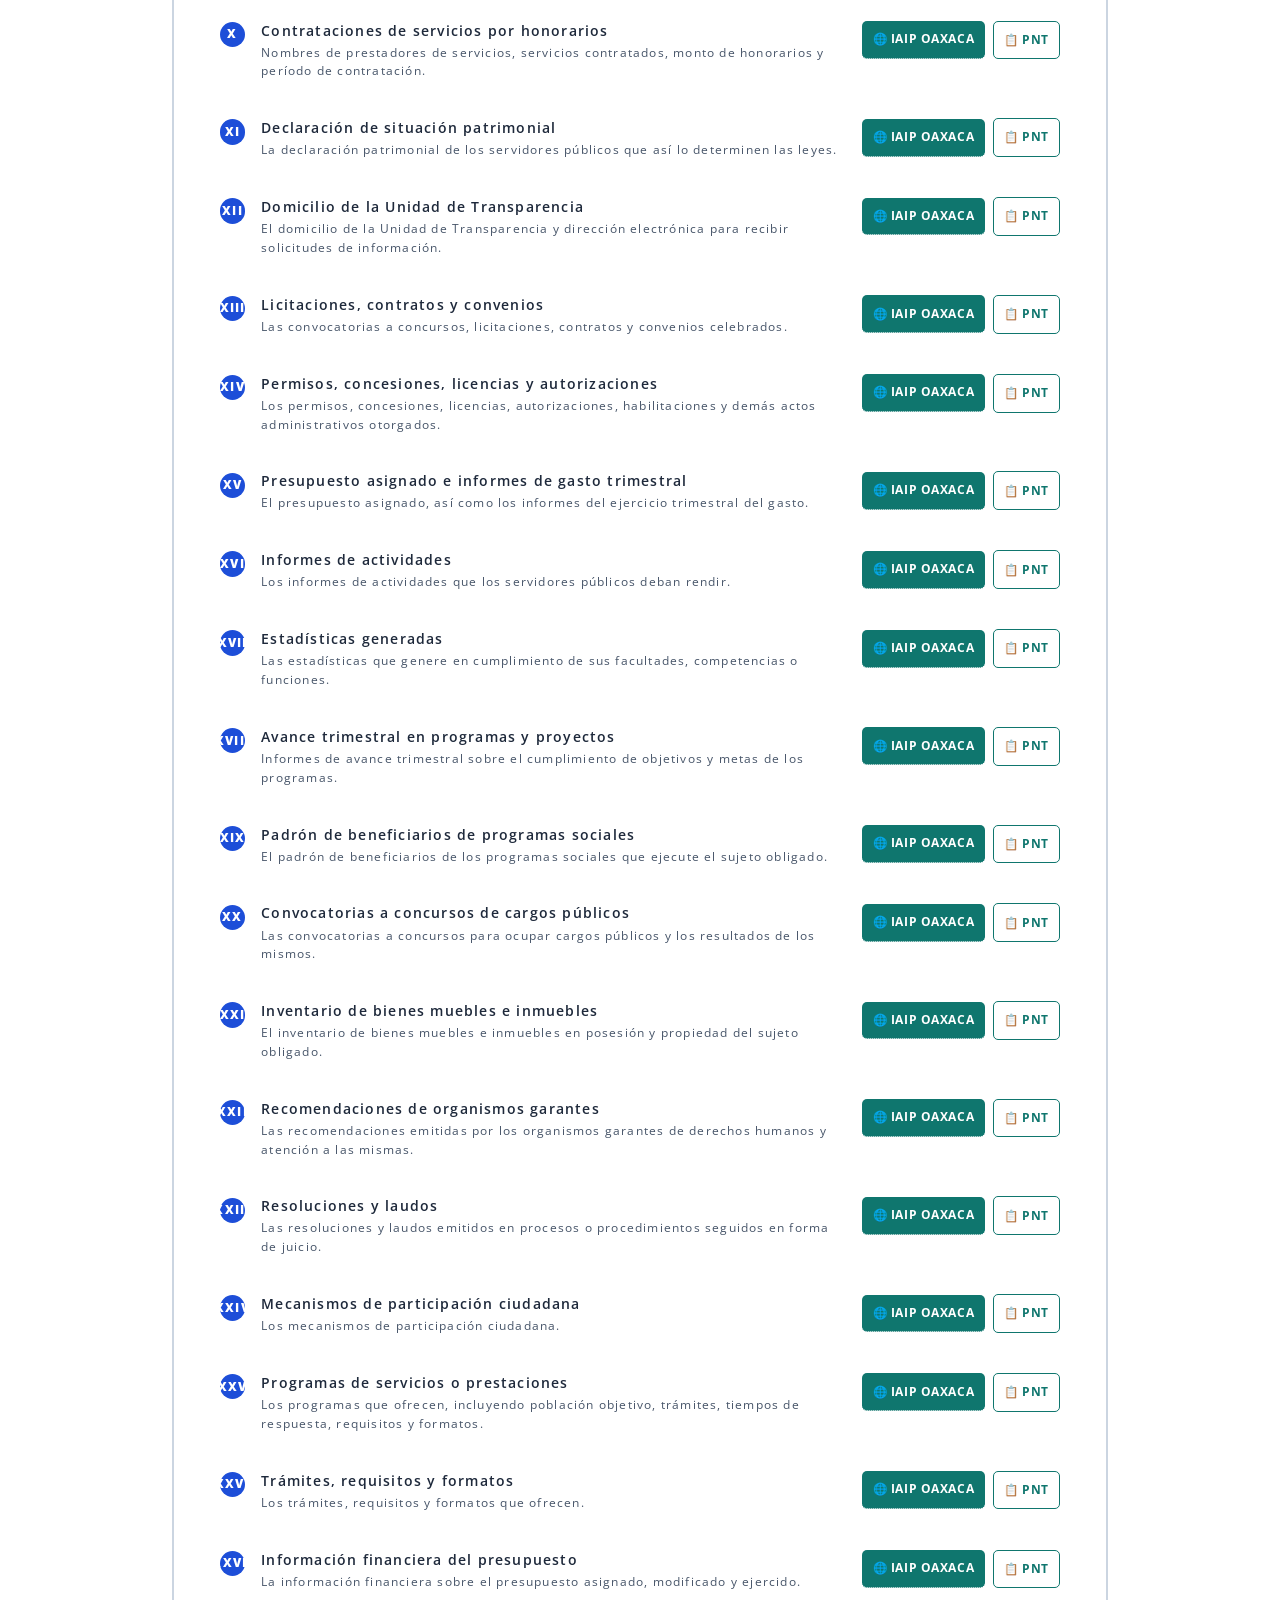
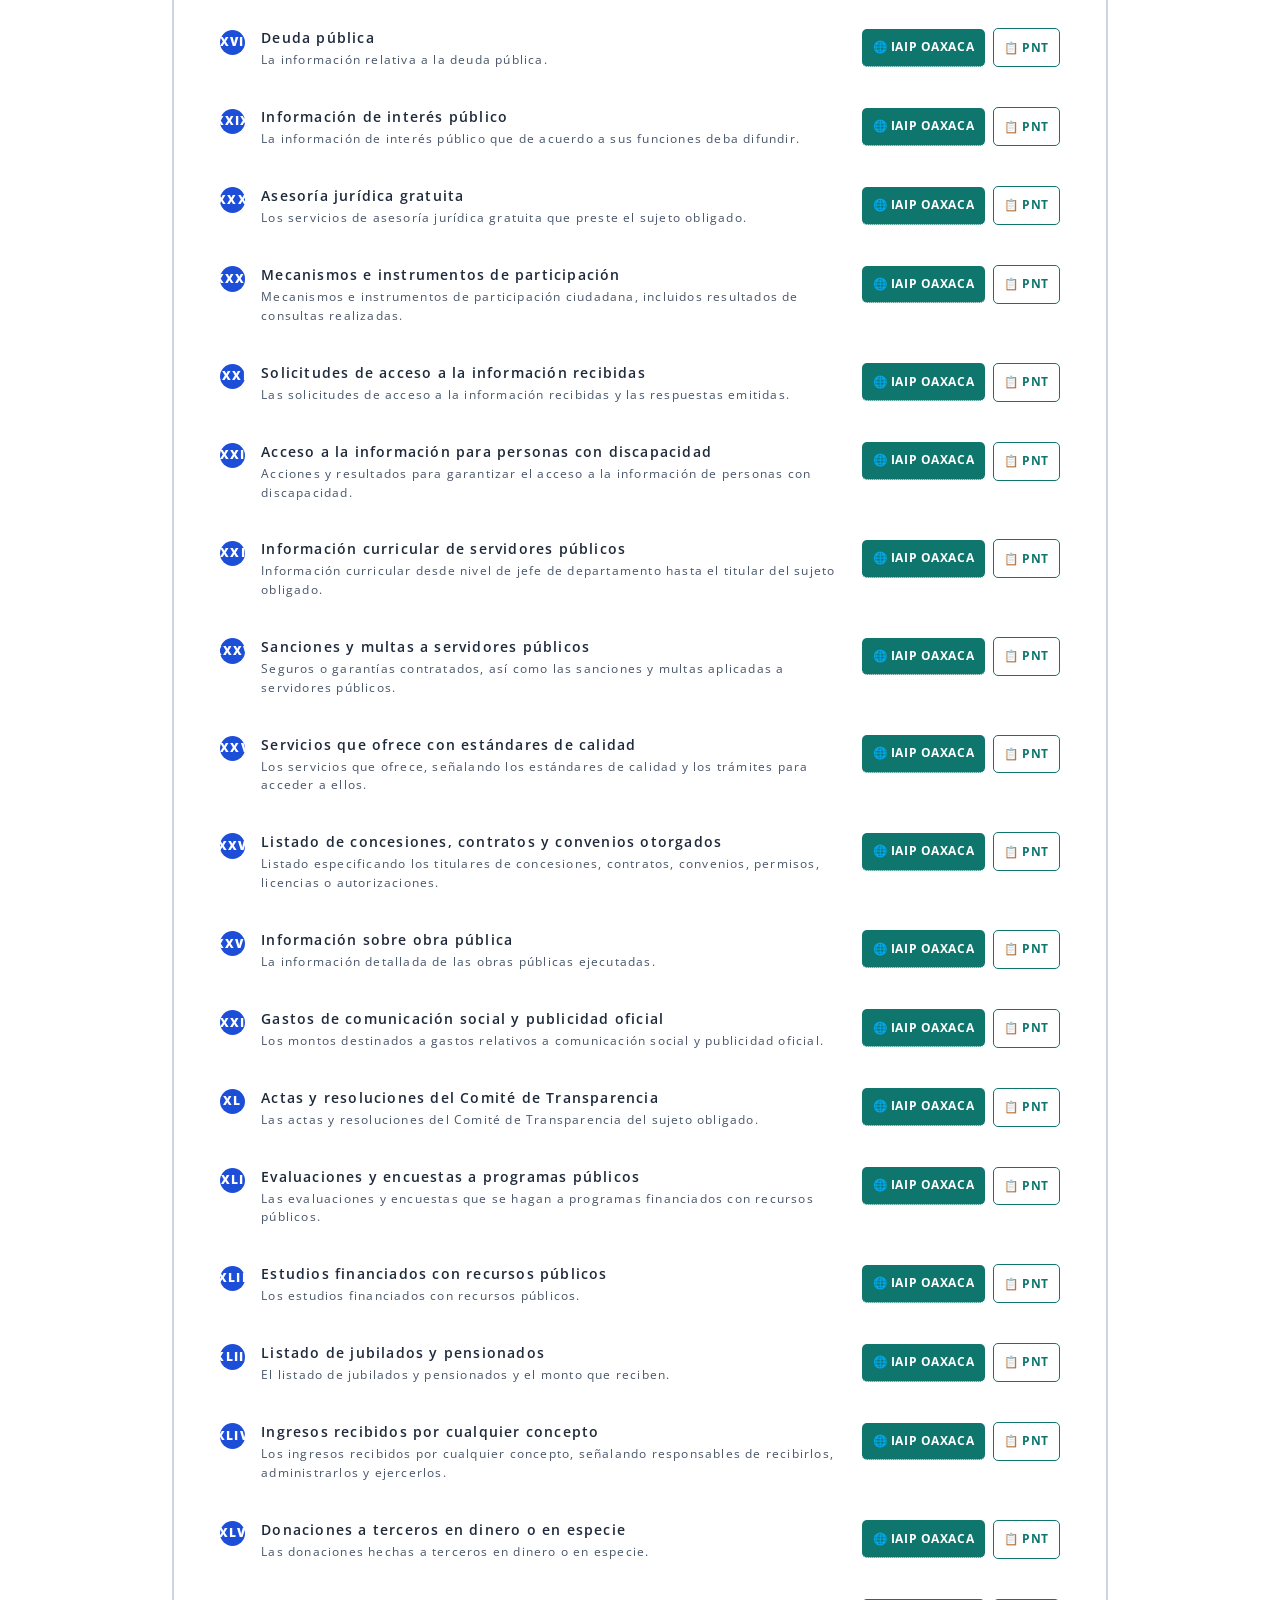
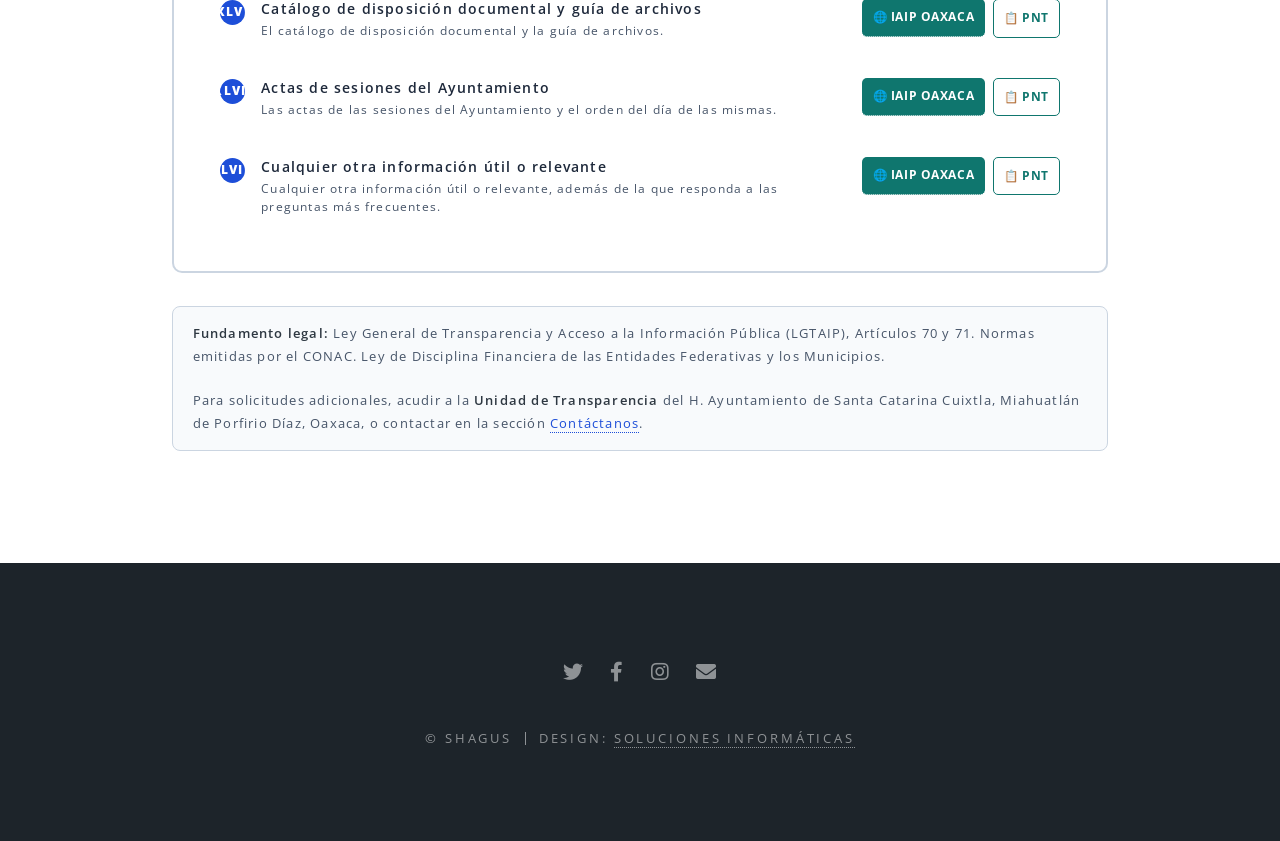
<file: transparencia.html>
<!DOCTYPE HTML>
<html lang="es">
<head>
	<title>Transparencia — Santa Catarina Cuixtla 2026-2028</title>
	<meta charset="utf-8" />
	<meta name="viewport" content="width=device-width, initial-scale=1, user-scalable=no" />
	<link rel="stylesheet" href="assets/css/main.css" />
	<noscript><link rel="stylesheet" href="assets/css/noscript.css" /></noscript>
	<style>
		:root {
			--azul: #1d4ed8; --azul-hover: #1e40af; --azul-light: #dbeafe;
			--verde: #15803d; --gris-bg: #f1f5f9; --gris-borde: #cbd5e1;
			--texto: #1e293b; --texto-sub: #475569; --blanco: #ffffff;
		}
		#main > header {
			background: linear-gradient(160deg,#0f172a 0%,#1e3a5f 50%,#0f2544 100%);
			padding: 5em 2em 3.5em; text-align: center; position: relative; overflow: hidden;
		}
		#main > header::before {
			content:''; position:absolute; inset:0;
			background: repeating-linear-gradient(90deg,rgba(255,255,255,0.015) 0px,rgba(255,255,255,0.015) 1px,transparent 1px,transparent 60px);
		}
		#main > header h2 { font-size:2.2em; letter-spacing:.12em; text-transform:uppercase; color:#fff; margin-bottom:.3em; position:relative; }
		#main > header p  { color:#93c5fd; font-size:1em; letter-spacing:.06em; position:relative; }
		.header-badges { display:flex; gap:.6em; justify-content:center; margin-top:1em; flex-wrap:wrap; position:relative; }
		.header-badge  { background:rgba(255,255,255,.12); border:1px solid rgba(255,255,255,.2); color:#e0f2fe; font-size:.72em; font-weight:600; letter-spacing:.08em; text-transform:uppercase; padding:.4em 1em; border-radius:20px; }
		.wrapper.style5 .inner { max-width:1000px; margin:0 auto; padding:3em 2em; }
		.intro-text { background:var(--azul-light); border-left:4px solid var(--azul); border-radius:0 8px 8px 0; padding:1em 1.4em; margin-bottom:2.5em; font-size:.9em; color:#1e3a5f; line-height:1.7; }
		.intro-text strong { color:#1d4ed8; }
		.tabs-nav { display:flex; gap:0; margin-bottom:0; border-bottom:2px solid var(--gris-borde); flex-wrap:wrap; }
		.tab-btn { padding:.8em 1.4em; font-size:.82em; font-weight:700; letter-spacing:.05em; text-transform:uppercase; cursor:pointer; border:2px solid var(--gris-borde); border-bottom:none; background:var(--gris-bg); color:var(--texto-sub); border-radius:8px 8px 0 0; margin-bottom:-2px; transition:all .2s; }
		.tab-btn.active { background:var(--blanco); color:var(--azul); border-bottom-color:var(--blanco); }
		.tab-btn:hover:not(.active) { background:var(--azul-light); color:var(--azul); }
		.tab-panel { display:none; }
		.tab-panel.active { display:block; }
		.panel-box { background:var(--blanco); border:2px solid var(--gris-borde); border-top:none; border-radius:0 0 10px 10px; padding:2em; }
		.panel-desc { font-size:.88em; color:var(--texto-sub); margin-bottom:1.8em; line-height:1.6; padding-bottom:1.2em; border-bottom:1px solid var(--gris-borde); }
		.fraccion-item { display:flex; align-items:flex-start; gap:1em; padding:.9em .8em; border-radius:8px; border:1px solid transparent; margin-bottom:.4em; transition:background .15s,border-color .15s; }
		.fraccion-item:hover { background:var(--gris-bg); border-color:var(--gris-borde); }
		.fraccion-num { flex-shrink:0; width:2.2em; height:2.2em; background:var(--azul); color:#fff; font-size:.72em; font-weight:800; border-radius:50%; display:flex; align-items:center; justify-content:center; margin-top:.1em; }
		.fraccion-info { flex:1; min-width:0; }
		.fraccion-titulo { font-size:.9em; font-weight:600; color:var(--texto); margin-bottom:.2em; line-height:1.4; }
		.fraccion-desc   { font-size:.78em; color:var(--texto-sub); line-height:1.5; }
		.fraccion-acciones { display:flex; gap:.5em; flex-shrink:0; align-items:center; flex-wrap:wrap; }
		.btn-ver { display:inline-flex; align-items:center; gap:.35em; background:var(--azul); color:#fff!important; font-size:.72em; font-weight:700; letter-spacing:.05em; text-transform:uppercase; padding:.45em .9em; border-radius:5px; text-decoration:none; white-space:nowrap; transition:background .2s,transform .1s; }
		.btn-ver:hover { background:var(--azul-hover); transform:translateY(-1px); }
		.btn-dl  { display:inline-flex; align-items:center; gap:.35em; background:transparent; color:var(--azul)!important; font-size:.72em; font-weight:700; letter-spacing:.05em; text-transform:uppercase; padding:.45em .9em; border-radius:5px; text-decoration:none; white-space:nowrap; border:1.5px solid var(--azul); transition:all .2s; }
		.btn-dl:hover { background:var(--azul-light); transform:translateY(-1px); }
		.fin-section-title { font-size:1em; font-weight:700; color:var(--texto); text-transform:uppercase; letter-spacing:.06em; margin:1.8em 0 .8em; padding-bottom:.5em; border-bottom:2px solid var(--azul); display:flex; align-items:center; gap:.5em; }
		.fin-section-title .badge-año { background:var(--azul); color:#fff; font-size:.7em; padding:.2em .7em; border-radius:3px; }
		.trimestre-carpeta { background:var(--blanco); border:1px solid var(--gris-borde); border-radius:8px; margin-bottom:.8em; overflow:hidden; }
		.trimestre-header { display:flex; align-items:center; gap:.8em; padding:.9em 1.2em; background:var(--gris-bg); cursor:pointer; user-select:none; transition:background .2s; }
		.trimestre-header:hover { background:var(--azul-light); }
		.trimestre-header h4 { margin:0; font-size:.92em; font-weight:700; text-transform:uppercase; letter-spacing:.06em; color:var(--texto); flex:1; }
		.tri-arrow { color:var(--azul); font-size:.75em; transition:transform .25s; }
		.trimestre-header.open .tri-arrow { transform:rotate(90deg); }
		.trimestre-body { display:none; padding:.6em 1.2em 1em; }
		.trimestre-body.visible { display:block; }
		.archivo-row { display:flex; align-items:center; gap:.7em; padding:.6em 0; border-bottom:1px solid #f1f5f9; flex-wrap:wrap; }
		.archivo-row:last-child { border-bottom:none; }
		.archivo-icono { font-size:1.1em; flex-shrink:0; }
		.archivo-icono.pdf  { color:#b91c1c; }
		.archivo-icono.xlsx { color:#15803d; }
		.archivo-icono.zip  { color:#d97706; }
		.archivo-nombre { flex:1; font-size:.87em; font-weight:500; color:var(--texto); min-width:120px; }
		.archivo-tipo   { font-size:.72em; font-weight:700; color:var(--texto-sub); flex-shrink:0; }
		
		.btn-externo { display:inline-flex; align-items:center; gap:.35em; background:#0f766e; color:#fff!important; font-size:.72em; font-weight:700; letter-spacing:.05em; text-transform:uppercase; padding:.45em .9em; border-radius:5px; text-decoration:none; white-space:nowrap; transition:background .2s,transform .1s; }
		.btn-externo:hover { background:#0d6460; transform:translateY(-1px); }
		.btn-pnt { display:inline-flex; align-items:center; gap:.35em; background:transparent; color:#0f766e!important; font-size:.72em; font-weight:700; letter-spacing:.05em; text-transform:uppercase; padding:.45em .9em; border-radius:5px; text-decoration:none; white-space:nowrap; border:1.5px solid #0f766e; transition:all .2s; }
		.btn-pnt:hover { background:#f0fdfa; transform:translateY(-1px); }
		.aviso-externo { background:#f0fdf4; border:1px solid #bbf7d0; border-radius:8px; padding:.9em 1.2em; margin-bottom:1.5em; font-size:.85em; color:#166534; line-height:1.6; }
		.aviso-externo strong { color:#14532d; }
		.aviso-externo a { color:#15803d; font-weight:600; }
		.nota-legal { background:#f8fafc; border:1px solid var(--gris-borde); border-radius:8px; padding:1.2em 1.5em; margin-top:2.5em; font-size:.82em; color:var(--texto-sub); line-height:1.7; }
		.nota-legal strong { color:var(--texto); }
		@media screen and (max-width:680px) {
			.fraccion-item { flex-wrap:wrap; }
			.fraccion-acciones { width:100%; justify-content:flex-end; margin-top:.4em; }
			.panel-box { padding:1em; }
			.wrapper.style5 .inner { padding:2em 1em; }
		}
	</style>
</head>
<body class="is-preload">
<div id="page-wrapper">

<header id="header">
	<h1><a href="index.html">Santa Catarina Cuixtla</a></h1>
	<nav id="nav"><ul><li class="special">
		<a href="#menu" class="menuToggle"><span>Menu</span></a>
		<div id="menu"><ul>
			<li><a href="index.html">INICIO</a></li>
			<li><a href="transparencia.html">TRANSPARENCIA 2026</a></li>
		</ul></div>
	</li></ul></nav>
</header>

<article id="main">
	<header>
		<h2>TRANSPARENCIA</h2>
		<p>Gobierno Municipal 2026-2028 &nbsp;·&nbsp; Información Pública de Oficio</p>
		<div class="header-badges">
			<span class="header-badge">Art. 70 LGTAIP — 48 Fracciones</span>
			<span class="header-badge">Art. 71 LGTAIP</span>
			<span class="header-badge">Informes Financieros Trimestrales</span>
		</div>
	</header>

	<section class="wrapper style5"><div class="inner">

		<div class="intro-text">
			De conformidad con la <strong>Ley General de Transparencia y Acceso a la Información Pública (LGTAIP)</strong>,
			el H. Ayuntamiento Constitucional de Santa Catarina Cuixtla publica la información obligatoria de los
			<strong>Artículos 70 y 71</strong>, así como los informes financieros trimestrales conforme al <strong>CONAC</strong>
			y la <strong>Ley de Disciplina Financiera</strong>. Haz clic en <em>👁 Ver</em> para abrir en nueva pestaña
			o <em>⬇ Descargar</em> para guardar el archivo.
		</div>

		<!-- TABS -->
		<div class="tabs-nav">
			<button class="tab-btn active" onclick="switchTab('art70',this)">Artículo 70 — 48 Fracciones</button>
			<button class="tab-btn" onclick="switchTab('art71',this)">Artículo 71</button>
			<button class="tab-btn" onclick="switchTab('financiero',this)">Informes Financieros</button>
		</div>

		<!-- ═══ TAB ART. 70 ═══ -->
		<div id="tab-art70" class="tab-panel active"><div class="panel-box">
			<p class="panel-desc">El <strong>Artículo 70 de la LGTAIP</strong> establece 48 fracciones de información que todos los sujetos obligados deben publicar y mantener actualizadas.</p>
		

			<!-- Macro para cada fracción: num | titulo | desc | ruta -->
			<div class="fraccion-item">
				<div class="fraccion-num">I</div>
				<div class="fraccion-info">
					<div class="fraccion-titulo">Marco normativo aplicable</div>
					<div class="fraccion-desc">Leyes, reglamentos, acuerdos, decretos, actos y demás disposiciones jurídicas que rigen al sujeto obligado.</div>
				</div>
				<div class="fraccion-acciones">
				<a href="https://iaipoaxaca.org.mx/transparencia" target="_blank" class="btn-externo">🌐 IAIP Oaxaca</a>
				<a href="https://www.plataformadetransparencia.org.mx" target="_blank" class="btn-pnt">📋 PNT</a>
			</div>
			</div>

			<div class="fraccion-item">
				<div class="fraccion-num">II</div>
				<div class="fraccion-info">
					<div class="fraccion-titulo">Estructura orgánica</div>
					<div class="fraccion-desc">Estructura orgánica completa, las atribuciones y responsabilidades que corresponden a cada área.</div>
				</div>
				<div class="fraccion-acciones">
				<a href="https://iaipoaxaca.org.mx/transparencia" target="_blank" class="btn-externo">🌐 IAIP Oaxaca</a>
				<a href="https://www.plataformadetransparencia.org.mx" target="_blank" class="btn-pnt">📋 PNT</a>
			</div>
			</div>

			<div class="fraccion-item">
				<div class="fraccion-num">III</div>
				<div class="fraccion-info">
					<div class="fraccion-titulo">Facultades de cada área</div>
					<div class="fraccion-desc">Las facultades de cada área del sujeto obligado.</div>
				</div>
				<div class="fraccion-acciones">
				<a href="https://iaipoaxaca.org.mx/transparencia" target="_blank" class="btn-externo">🌐 IAIP Oaxaca</a>
				<a href="https://www.plataformadetransparencia.org.mx" target="_blank" class="btn-pnt">📋 PNT</a>
			</div>
			</div>

			<div class="fraccion-item">
				<div class="fraccion-num">IV</div>
				<div class="fraccion-info">
					<div class="fraccion-titulo">Metas y objetivos de unidades administrativas</div>
					<div class="fraccion-desc">Metas y objetivos de las unidades administrativas conforme a sus programas operativos.</div>
				</div>
				<div class="fraccion-acciones">
				<a href="https://iaipoaxaca.org.mx/transparencia" target="_blank" class="btn-externo">🌐 IAIP Oaxaca</a>
				<a href="https://www.plataformadetransparencia.org.mx" target="_blank" class="btn-pnt">📋 PNT</a>
			</div>
			</div>

			<div class="fraccion-item">
				<div class="fraccion-num">V</div>
				<div class="fraccion-info">
					<div class="fraccion-titulo">Indicadores de interés público</div>
					<div class="fraccion-desc">Indicadores relacionados con temas de interés público o trascendencia social.</div>
				</div>
				<div class="fraccion-acciones">
				<a href="https://iaipoaxaca.org.mx/transparencia" target="_blank" class="btn-externo">🌐 IAIP Oaxaca</a>
				<a href="https://www.plataformadetransparencia.org.mx" target="_blank" class="btn-pnt">📋 PNT</a>
			</div>
			</div>

			<div class="fraccion-item">
				<div class="fraccion-num">VI</div>
				<div class="fraccion-info">
					<div class="fraccion-titulo">Directorio de servidores públicos</div>
					<div class="fraccion-desc">Nombre, cargo, RFC, domicilio legal, teléfono y correo electrónico de los servidores públicos.</div>
				</div>
				<div class="fraccion-acciones">
				<a href="https://iaipoaxaca.org.mx/transparencia" target="_blank" class="btn-externo">🌐 IAIP Oaxaca</a>
				<a href="https://www.plataformadetransparencia.org.mx" target="_blank" class="btn-pnt">📋 PNT</a>
			</div>
			</div>

			<div class="fraccion-item">
				<div class="fraccion-num">VII</div>
				<div class="fraccion-info">
					<div class="fraccion-titulo">Remuneraciones de servidores públicos</div>
					<div class="fraccion-desc">La remuneración bruta y neta de todos los servidores públicos de base o de confianza.</div>
				</div>
				<div class="fraccion-acciones">
				<a href="https://iaipoaxaca.org.mx/transparencia" target="_blank" class="btn-externo">🌐 IAIP Oaxaca</a>
				<a href="https://www.plataformadetransparencia.org.mx" target="_blank" class="btn-pnt">📋 PNT</a>
			</div>
			</div>

			<div class="fraccion-item">
				<div class="fraccion-num">VIII</div>
				<div class="fraccion-info">
					<div class="fraccion-titulo">Gastos de representación y viáticos</div>
					<div class="fraccion-desc">Los gastos de representación y viáticos de los servidores públicos.</div>
				</div>
				<div class="fraccion-acciones">
				<a href="https://iaipoaxaca.org.mx/transparencia" target="_blank" class="btn-externo">🌐 IAIP Oaxaca</a>
				<a href="https://www.plataformadetransparencia.org.mx" target="_blank" class="btn-pnt">📋 PNT</a>
			</div>
			</div>

			<div class="fraccion-item">
				<div class="fraccion-num">IX</div>
				<div class="fraccion-info">
					<div class="fraccion-titulo">Total de plazas y vacantes</div>
					<div class="fraccion-desc">El número total de las plazas y, en su caso, las vacantes disponibles.</div>
				</div>
				<div class="fraccion-acciones">
				<a href="https://iaipoaxaca.org.mx/transparencia" target="_blank" class="btn-externo">🌐 IAIP Oaxaca</a>
				<a href="https://www.plataformadetransparencia.org.mx" target="_blank" class="btn-pnt">📋 PNT</a>
			</div>
			</div>

			<div class="fraccion-item">
				<div class="fraccion-num">X</div>
				<div class="fraccion-info">
					<div class="fraccion-titulo">Contrataciones de servicios por honorarios</div>
					<div class="fraccion-desc">Nombres de prestadores de servicios, servicios contratados, monto de honorarios y período de contratación.</div>
				</div>
				<div class="fraccion-acciones">
				<a href="https://iaipoaxaca.org.mx/transparencia" target="_blank" class="btn-externo">🌐 IAIP Oaxaca</a>
				<a href="https://www.plataformadetransparencia.org.mx" target="_blank" class="btn-pnt">📋 PNT</a>
			</div>
			</div>

			<div class="fraccion-item">
				<div class="fraccion-num">XI</div>
				<div class="fraccion-info">
					<div class="fraccion-titulo">Declaración de situación patrimonial</div>
					<div class="fraccion-desc">La declaración patrimonial de los servidores públicos que así lo determinen las leyes.</div>
				</div>
				<div class="fraccion-acciones">
				<a href="https://iaipoaxaca.org.mx/transparencia" target="_blank" class="btn-externo">🌐 IAIP Oaxaca</a>
				<a href="https://www.plataformadetransparencia.org.mx" target="_blank" class="btn-pnt">📋 PNT</a>
			</div>
			</div>

			<div class="fraccion-item">
				<div class="fraccion-num">XII</div>
				<div class="fraccion-info">
					<div class="fraccion-titulo">Domicilio de la Unidad de Transparencia</div>
					<div class="fraccion-desc">El domicilio de la Unidad de Transparencia y dirección electrónica para recibir solicitudes de información.</div>
				</div>
				<div class="fraccion-acciones">
				<a href="https://iaipoaxaca.org.mx/transparencia" target="_blank" class="btn-externo">🌐 IAIP Oaxaca</a>
				<a href="https://www.plataformadetransparencia.org.mx" target="_blank" class="btn-pnt">📋 PNT</a>
			</div>
			</div>

			<div class="fraccion-item">
				<div class="fraccion-num">XIII</div>
				<div class="fraccion-info">
					<div class="fraccion-titulo">Licitaciones, contratos y convenios</div>
					<div class="fraccion-desc">Las convocatorias a concursos, licitaciones, contratos y convenios celebrados.</div>
				</div>
				<div class="fraccion-acciones">
				<a href="https://iaipoaxaca.org.mx/transparencia" target="_blank" class="btn-externo">🌐 IAIP Oaxaca</a>
				<a href="https://www.plataformadetransparencia.org.mx" target="_blank" class="btn-pnt">📋 PNT</a>
			</div>
			</div>

			<div class="fraccion-item">
				<div class="fraccion-num">XIV</div>
				<div class="fraccion-info">
					<div class="fraccion-titulo">Permisos, concesiones, licencias y autorizaciones</div>
					<div class="fraccion-desc">Los permisos, concesiones, licencias, autorizaciones, habilitaciones y demás actos administrativos otorgados.</div>
				</div>
				<div class="fraccion-acciones">
				<a href="https://iaipoaxaca.org.mx/transparencia" target="_blank" class="btn-externo">🌐 IAIP Oaxaca</a>
				<a href="https://www.plataformadetransparencia.org.mx" target="_blank" class="btn-pnt">📋 PNT</a>
			</div>
			</div>

			<div class="fraccion-item">
				<div class="fraccion-num">XV</div>
				<div class="fraccion-info">
					<div class="fraccion-titulo">Presupuesto asignado e informes de gasto trimestral</div>
					<div class="fraccion-desc">El presupuesto asignado, así como los informes del ejercicio trimestral del gasto.</div>
				</div>
				<div class="fraccion-acciones">
				<a href="https://iaipoaxaca.org.mx/transparencia" target="_blank" class="btn-externo">🌐 IAIP Oaxaca</a>
				<a href="https://www.plataformadetransparencia.org.mx" target="_blank" class="btn-pnt">📋 PNT</a>
			</div>
			</div>

			<div class="fraccion-item">
				<div class="fraccion-num">XVI</div>
				<div class="fraccion-info">
					<div class="fraccion-titulo">Informes de actividades</div>
					<div class="fraccion-desc">Los informes de actividades que los servidores públicos deban rendir.</div>
				</div>
				<div class="fraccion-acciones">
				<a href="https://iaipoaxaca.org.mx/transparencia" target="_blank" class="btn-externo">🌐 IAIP Oaxaca</a>
				<a href="https://www.plataformadetransparencia.org.mx" target="_blank" class="btn-pnt">📋 PNT</a>
			</div>
			</div>

			<div class="fraccion-item">
				<div class="fraccion-num">XVII</div>
				<div class="fraccion-info">
					<div class="fraccion-titulo">Estadísticas generadas</div>
					<div class="fraccion-desc">Las estadísticas que genere en cumplimiento de sus facultades, competencias o funciones.</div>
				</div>
				<div class="fraccion-acciones">
				<a href="https://iaipoaxaca.org.mx/transparencia" target="_blank" class="btn-externo">🌐 IAIP Oaxaca</a>
				<a href="https://www.plataformadetransparencia.org.mx" target="_blank" class="btn-pnt">📋 PNT</a>
			</div>
			</div>

			<div class="fraccion-item">
				<div class="fraccion-num">XVIII</div>
				<div class="fraccion-info">
					<div class="fraccion-titulo">Avance trimestral en programas y proyectos</div>
					<div class="fraccion-desc">Informes de avance trimestral sobre el cumplimiento de objetivos y metas de los programas.</div>
				</div>
				<div class="fraccion-acciones">
				<a href="https://iaipoaxaca.org.mx/transparencia" target="_blank" class="btn-externo">🌐 IAIP Oaxaca</a>
				<a href="https://www.plataformadetransparencia.org.mx" target="_blank" class="btn-pnt">📋 PNT</a>
			</div>
			</div>

			<div class="fraccion-item">
				<div class="fraccion-num">XIX</div>
				<div class="fraccion-info">
					<div class="fraccion-titulo">Padrón de beneficiarios de programas sociales</div>
					<div class="fraccion-desc">El padrón de beneficiarios de los programas sociales que ejecute el sujeto obligado.</div>
				</div>
				<div class="fraccion-acciones">
				<a href="https://iaipoaxaca.org.mx/transparencia" target="_blank" class="btn-externo">🌐 IAIP Oaxaca</a>
				<a href="https://www.plataformadetransparencia.org.mx" target="_blank" class="btn-pnt">📋 PNT</a>
			</div>
			</div>

			<div class="fraccion-item">
				<div class="fraccion-num">XX</div>
				<div class="fraccion-info">
					<div class="fraccion-titulo">Convocatorias a concursos de cargos públicos</div>
					<div class="fraccion-desc">Las convocatorias a concursos para ocupar cargos públicos y los resultados de los mismos.</div>
				</div>
				<div class="fraccion-acciones">
				<a href="https://iaipoaxaca.org.mx/transparencia" target="_blank" class="btn-externo">🌐 IAIP Oaxaca</a>
				<a href="https://www.plataformadetransparencia.org.mx" target="_blank" class="btn-pnt">📋 PNT</a>
			</div>
			</div>

			<div class="fraccion-item">
				<div class="fraccion-num">XXI</div>
				<div class="fraccion-info">
					<div class="fraccion-titulo">Inventario de bienes muebles e inmuebles</div>
					<div class="fraccion-desc">El inventario de bienes muebles e inmuebles en posesión y propiedad del sujeto obligado.</div>
				</div>
				<div class="fraccion-acciones">
				<a href="https://iaipoaxaca.org.mx/transparencia" target="_blank" class="btn-externo">🌐 IAIP Oaxaca</a>
				<a href="https://www.plataformadetransparencia.org.mx" target="_blank" class="btn-pnt">📋 PNT</a>
			</div>
			</div>

			<div class="fraccion-item">
				<div class="fraccion-num">XXII</div>
				<div class="fraccion-info">
					<div class="fraccion-titulo">Recomendaciones de organismos garantes</div>
					<div class="fraccion-desc">Las recomendaciones emitidas por los organismos garantes de derechos humanos y atención a las mismas.</div>
				</div>
				<div class="fraccion-acciones">
				<a href="https://iaipoaxaca.org.mx/transparencia" target="_blank" class="btn-externo">🌐 IAIP Oaxaca</a>
				<a href="https://www.plataformadetransparencia.org.mx" target="_blank" class="btn-pnt">📋 PNT</a>
			</div>
			</div>

			<div class="fraccion-item">
				<div class="fraccion-num">XXIII</div>
				<div class="fraccion-info">
					<div class="fraccion-titulo">Resoluciones y laudos</div>
					<div class="fraccion-desc">Las resoluciones y laudos emitidos en procesos o procedimientos seguidos en forma de juicio.</div>
				</div>
				<div class="fraccion-acciones">
				<a href="https://iaipoaxaca.org.mx/transparencia" target="_blank" class="btn-externo">🌐 IAIP Oaxaca</a>
				<a href="https://www.plataformadetransparencia.org.mx" target="_blank" class="btn-pnt">📋 PNT</a>
			</div>
			</div>

			<div class="fraccion-item">
				<div class="fraccion-num">XXIV</div>
				<div class="fraccion-info">
					<div class="fraccion-titulo">Mecanismos de participación ciudadana</div>
					<div class="fraccion-desc">Los mecanismos de participación ciudadana.</div>
				</div>
				<div class="fraccion-acciones">
				<a href="https://iaipoaxaca.org.mx/transparencia" target="_blank" class="btn-externo">🌐 IAIP Oaxaca</a>
				<a href="https://www.plataformadetransparencia.org.mx" target="_blank" class="btn-pnt">📋 PNT</a>
			</div>
			</div>

			<div class="fraccion-item">
				<div class="fraccion-num">XXV</div>
				<div class="fraccion-info">
					<div class="fraccion-titulo">Programas de servicios o prestaciones</div>
					<div class="fraccion-desc">Los programas que ofrecen, incluyendo población objetivo, trámites, tiempos de respuesta, requisitos y formatos.</div>
				</div>
				<div class="fraccion-acciones">
				<a href="https://iaipoaxaca.org.mx/transparencia" target="_blank" class="btn-externo">🌐 IAIP Oaxaca</a>
				<a href="https://www.plataformadetransparencia.org.mx" target="_blank" class="btn-pnt">📋 PNT</a>
			</div>
			</div>

			<div class="fraccion-item">
				<div class="fraccion-num">XXVI</div>
				<div class="fraccion-info">
					<div class="fraccion-titulo">Trámites, requisitos y formatos</div>
					<div class="fraccion-desc">Los trámites, requisitos y formatos que ofrecen.</div>
				</div>
				<div class="fraccion-acciones">
				<a href="https://iaipoaxaca.org.mx/transparencia" target="_blank" class="btn-externo">🌐 IAIP Oaxaca</a>
				<a href="https://www.plataformadetransparencia.org.mx" target="_blank" class="btn-pnt">📋 PNT</a>
			</div>
			</div>

			<div class="fraccion-item">
				<div class="fraccion-num">XXVII</div>
				<div class="fraccion-info">
					<div class="fraccion-titulo">Información financiera del presupuesto</div>
					<div class="fraccion-desc">La información financiera sobre el presupuesto asignado, modificado y ejercido.</div>
				</div>
				<div class="fraccion-acciones">
				<a href="https://iaipoaxaca.org.mx/transparencia" target="_blank" class="btn-externo">🌐 IAIP Oaxaca</a>
				<a href="https://www.plataformadetransparencia.org.mx" target="_blank" class="btn-pnt">📋 PNT</a>
			</div>
			</div>

			<div class="fraccion-item">
				<div class="fraccion-num">XXVIII</div>
				<div class="fraccion-info">
					<div class="fraccion-titulo">Deuda pública</div>
					<div class="fraccion-desc">La información relativa a la deuda pública.</div>
				</div>
				<div class="fraccion-acciones">
				<a href="https://iaipoaxaca.org.mx/transparencia" target="_blank" class="btn-externo">🌐 IAIP Oaxaca</a>
				<a href="https://www.plataformadetransparencia.org.mx" target="_blank" class="btn-pnt">📋 PNT</a>
			</div>
			</div>

			<div class="fraccion-item">
				<div class="fraccion-num">XXIX</div>
				<div class="fraccion-info">
					<div class="fraccion-titulo">Información de interés público</div>
					<div class="fraccion-desc">La información de interés público que de acuerdo a sus funciones deba difundir.</div>
				</div>
				<div class="fraccion-acciones">
				<a href="https://iaipoaxaca.org.mx/transparencia" target="_blank" class="btn-externo">🌐 IAIP Oaxaca</a>
				<a href="https://www.plataformadetransparencia.org.mx" target="_blank" class="btn-pnt">📋 PNT</a>
			</div>
			</div>

			<div class="fraccion-item">
				<div class="fraccion-num">XXX</div>
				<div class="fraccion-info">
					<div class="fraccion-titulo">Asesoría jurídica gratuita</div>
					<div class="fraccion-desc">Los servicios de asesoría jurídica gratuita que preste el sujeto obligado.</div>
				</div>
				<div class="fraccion-acciones">
				<a href="https://iaipoaxaca.org.mx/transparencia" target="_blank" class="btn-externo">🌐 IAIP Oaxaca</a>
				<a href="https://www.plataformadetransparencia.org.mx" target="_blank" class="btn-pnt">📋 PNT</a>
			</div>
			</div>

			<div class="fraccion-item">
				<div class="fraccion-num">XXXI</div>
				<div class="fraccion-info">
					<div class="fraccion-titulo">Mecanismos e instrumentos de participación</div>
					<div class="fraccion-desc">Mecanismos e instrumentos de participación ciudadana, incluidos resultados de consultas realizadas.</div>
				</div>
				<div class="fraccion-acciones">
				<a href="https://iaipoaxaca.org.mx/transparencia" target="_blank" class="btn-externo">🌐 IAIP Oaxaca</a>
				<a href="https://www.plataformadetransparencia.org.mx" target="_blank" class="btn-pnt">📋 PNT</a>
			</div>
			</div>

			<div class="fraccion-item">
				<div class="fraccion-num">XXXII</div>
				<div class="fraccion-info">
					<div class="fraccion-titulo">Solicitudes de acceso a la información recibidas</div>
					<div class="fraccion-desc">Las solicitudes de acceso a la información recibidas y las respuestas emitidas.</div>
				</div>
				<div class="fraccion-acciones">
				<a href="https://iaipoaxaca.org.mx/transparencia" target="_blank" class="btn-externo">🌐 IAIP Oaxaca</a>
				<a href="https://www.plataformadetransparencia.org.mx" target="_blank" class="btn-pnt">📋 PNT</a>
			</div>
			</div>

			<div class="fraccion-item">
				<div class="fraccion-num">XXXIII</div>
				<div class="fraccion-info">
					<div class="fraccion-titulo">Acceso a la información para personas con discapacidad</div>
					<div class="fraccion-desc">Acciones y resultados para garantizar el acceso a la información de personas con discapacidad.</div>
				</div>
				<div class="fraccion-acciones">
				<a href="https://iaipoaxaca.org.mx/transparencia" target="_blank" class="btn-externo">🌐 IAIP Oaxaca</a>
				<a href="https://www.plataformadetransparencia.org.mx" target="_blank" class="btn-pnt">📋 PNT</a>
			</div>
			</div>

			<div class="fraccion-item">
				<div class="fraccion-num">XXXIV</div>
				<div class="fraccion-info">
					<div class="fraccion-titulo">Información curricular de servidores públicos</div>
					<div class="fraccion-desc">Información curricular desde nivel de jefe de departamento hasta el titular del sujeto obligado.</div>
				</div>
				<div class="fraccion-acciones">
				<a href="https://iaipoaxaca.org.mx/transparencia" target="_blank" class="btn-externo">🌐 IAIP Oaxaca</a>
				<a href="https://www.plataformadetransparencia.org.mx" target="_blank" class="btn-pnt">📋 PNT</a>
			</div>
			</div>

			<div class="fraccion-item">
				<div class="fraccion-num">XXXV</div>
				<div class="fraccion-info">
					<div class="fraccion-titulo">Sanciones y multas a servidores públicos</div>
					<div class="fraccion-desc">Seguros o garantías contratados, así como las sanciones y multas aplicadas a servidores públicos.</div>
				</div>
				<div class="fraccion-acciones">
				<a href="https://iaipoaxaca.org.mx/transparencia" target="_blank" class="btn-externo">🌐 IAIP Oaxaca</a>
				<a href="https://www.plataformadetransparencia.org.mx" target="_blank" class="btn-pnt">📋 PNT</a>
			</div>
			</div>

			<div class="fraccion-item">
				<div class="fraccion-num">XXXVI</div>
				<div class="fraccion-info">
					<div class="fraccion-titulo">Servicios que ofrece con estándares de calidad</div>
					<div class="fraccion-desc">Los servicios que ofrece, señalando los estándares de calidad y los trámites para acceder a ellos.</div>
				</div>
				<div class="fraccion-acciones">
				<a href="https://iaipoaxaca.org.mx/transparencia" target="_blank" class="btn-externo">🌐 IAIP Oaxaca</a>
				<a href="https://www.plataformadetransparencia.org.mx" target="_blank" class="btn-pnt">📋 PNT</a>
			</div>
			</div>

			<div class="fraccion-item">
				<div class="fraccion-num">XXXVII</div>
				<div class="fraccion-info">
					<div class="fraccion-titulo">Listado de concesiones, contratos y convenios otorgados</div>
					<div class="fraccion-desc">Listado especificando los titulares de concesiones, contratos, convenios, permisos, licencias o autorizaciones.</div>
				</div>
				<div class="fraccion-acciones">
				<a href="https://iaipoaxaca.org.mx/transparencia" target="_blank" class="btn-externo">🌐 IAIP Oaxaca</a>
				<a href="https://www.plataformadetransparencia.org.mx" target="_blank" class="btn-pnt">📋 PNT</a>
			</div>
			</div>

			<div class="fraccion-item">
				<div class="fraccion-num">XXXVIII</div>
				<div class="fraccion-info">
					<div class="fraccion-titulo">Información sobre obra pública</div>
					<div class="fraccion-desc">La información detallada de las obras públicas ejecutadas.</div>
				</div>
				<div class="fraccion-acciones">
				<a href="https://iaipoaxaca.org.mx/transparencia" target="_blank" class="btn-externo">🌐 IAIP Oaxaca</a>
				<a href="https://www.plataformadetransparencia.org.mx" target="_blank" class="btn-pnt">📋 PNT</a>
			</div>
			</div>

			<div class="fraccion-item">
				<div class="fraccion-num">XXXIX</div>
				<div class="fraccion-info">
					<div class="fraccion-titulo">Gastos de comunicación social y publicidad oficial</div>
					<div class="fraccion-desc">Los montos destinados a gastos relativos a comunicación social y publicidad oficial.</div>
				</div>
				<div class="fraccion-acciones">
				<a href="https://iaipoaxaca.org.mx/transparencia" target="_blank" class="btn-externo">🌐 IAIP Oaxaca</a>
				<a href="https://www.plataformadetransparencia.org.mx" target="_blank" class="btn-pnt">📋 PNT</a>
			</div>
			</div>

			<div class="fraccion-item">
				<div class="fraccion-num">XL</div>
				<div class="fraccion-info">
					<div class="fraccion-titulo">Actas y resoluciones del Comité de Transparencia</div>
					<div class="fraccion-desc">Las actas y resoluciones del Comité de Transparencia del sujeto obligado.</div>
				</div>
				<div class="fraccion-acciones">
				<a href="https://iaipoaxaca.org.mx/transparencia" target="_blank" class="btn-externo">🌐 IAIP Oaxaca</a>
				<a href="https://www.plataformadetransparencia.org.mx" target="_blank" class="btn-pnt">📋 PNT</a>
			</div>
			</div>

			<div class="fraccion-item">
				<div class="fraccion-num">XLI</div>
				<div class="fraccion-info">
					<div class="fraccion-titulo">Evaluaciones y encuestas a programas públicos</div>
					<div class="fraccion-desc">Las evaluaciones y encuestas que se hagan a programas financiados con recursos públicos.</div>
				</div>
				<div class="fraccion-acciones">
				<a href="https://iaipoaxaca.org.mx/transparencia" target="_blank" class="btn-externo">🌐 IAIP Oaxaca</a>
				<a href="https://www.plataformadetransparencia.org.mx" target="_blank" class="btn-pnt">📋 PNT</a>
			</div>
			</div>

			<div class="fraccion-item">
				<div class="fraccion-num">XLII</div>
				<div class="fraccion-info">
					<div class="fraccion-titulo">Estudios financiados con recursos públicos</div>
					<div class="fraccion-desc">Los estudios financiados con recursos públicos.</div>
				</div>
				<div class="fraccion-acciones">
				<a href="https://iaipoaxaca.org.mx/transparencia" target="_blank" class="btn-externo">🌐 IAIP Oaxaca</a>
				<a href="https://www.plataformadetransparencia.org.mx" target="_blank" class="btn-pnt">📋 PNT</a>
			</div>
			</div>

			<div class="fraccion-item">
				<div class="fraccion-num">XLIII</div>
				<div class="fraccion-info">
					<div class="fraccion-titulo">Listado de jubilados y pensionados</div>
					<div class="fraccion-desc">El listado de jubilados y pensionados y el monto que reciben.</div>
				</div>
				<div class="fraccion-acciones">
				<a href="https://iaipoaxaca.org.mx/transparencia" target="_blank" class="btn-externo">🌐 IAIP Oaxaca</a>
				<a href="https://www.plataformadetransparencia.org.mx" target="_blank" class="btn-pnt">📋 PNT</a>
			</div>
			</div>

			<div class="fraccion-item">
				<div class="fraccion-num">XLIV</div>
				<div class="fraccion-info">
					<div class="fraccion-titulo">Ingresos recibidos por cualquier concepto</div>
					<div class="fraccion-desc">Los ingresos recibidos por cualquier concepto, señalando responsables de recibirlos, administrarlos y ejercerlos.</div>
				</div>
				<div class="fraccion-acciones">
				<a href="https://iaipoaxaca.org.mx/transparencia" target="_blank" class="btn-externo">🌐 IAIP Oaxaca</a>
				<a href="https://www.plataformadetransparencia.org.mx" target="_blank" class="btn-pnt">📋 PNT</a>
			</div>
			</div>

			<div class="fraccion-item">
				<div class="fraccion-num">XLV</div>
				<div class="fraccion-info">
					<div class="fraccion-titulo">Donaciones a terceros en dinero o en especie</div>
					<div class="fraccion-desc">Las donaciones hechas a terceros en dinero o en especie.</div>
				</div>
				<div class="fraccion-acciones">
				<a href="https://iaipoaxaca.org.mx/transparencia" target="_blank" class="btn-externo">🌐 IAIP Oaxaca</a>
				<a href="https://www.plataformadetransparencia.org.mx" target="_blank" class="btn-pnt">📋 PNT</a>
			</div>
			</div>

			<div class="fraccion-item">
				<div class="fraccion-num">XLVI</div>
				<div class="fraccion-info">
					<div class="fraccion-titulo">Catálogo de disposición documental y guía de archivos</div>
					<div class="fraccion-desc">El catálogo de disposición documental y la guía de archivos.</div>
				</div>
				<div class="fraccion-acciones">
				<a href="https://iaipoaxaca.org.mx/transparencia" target="_blank" class="btn-externo">🌐 IAIP Oaxaca</a>
				<a href="https://www.plataformadetransparencia.org.mx" target="_blank" class="btn-pnt">📋 PNT</a>
			</div>
			</div>

			<div class="fraccion-item">
				<div class="fraccion-num">XLVII</div>
				<div class="fraccion-info">
					<div class="fraccion-titulo">Actas de sesiones del Ayuntamiento</div>
					<div class="fraccion-desc">Las actas de las sesiones del Ayuntamiento y el orden del día de las mismas.</div>
				</div>
				<div class="fraccion-acciones">
				<a href="https://iaipoaxaca.org.mx/transparencia" target="_blank" class="btn-externo">🌐 IAIP Oaxaca</a>
				<a href="https://www.plataformadetransparencia.org.mx" target="_blank" class="btn-pnt">📋 PNT</a>
			</div>
			</div>

			<div class="fraccion-item">
				<div class="fraccion-num">XLVIII</div>
				<div class="fraccion-info">
					<div class="fraccion-titulo">Cualquier otra información útil o relevante</div>
					<div class="fraccion-desc">Cualquier otra información útil o relevante, además de la que responda a las preguntas más frecuentes.</div>
				</div>
				<div class="fraccion-acciones">
				<a href="https://iaipoaxaca.org.mx/transparencia" target="_blank" class="btn-externo">🌐 IAIP Oaxaca</a>
				<a href="https://www.plataformadetransparencia.org.mx" target="_blank" class="btn-pnt">📋 PNT</a>
			</div>
			</div>

		</div></div><!-- /tab-art70 -->

		<!-- ═══ TAB ART. 71 ═══ -->
		<div id="tab-art71" class="tab-panel"><div class="panel-box">
			<p class="panel-desc">El <strong>Artículo 71 de la LGTAIP</strong> establece obligaciones específicas de transparencia para municipios, adicionales a las del Artículo 70.</p>
		

			<div class="fraccion-item">
				<div class="fraccion-num">I</div>
				<div class="fraccion-info">
					<div class="fraccion-titulo">Asociaciones y organizaciones vecinales o civiles con registro municipal</div>
					<div class="fraccion-desc">El listado de las asociaciones y organizaciones vecinales o civiles con registro municipal.</div>
				</div>
				<div class="fraccion-acciones">
				<a href="https://iaipoaxaca.org.mx/transparencia" target="_blank" class="btn-externo">🌐 IAIP Oaxaca</a>
				<a href="https://www.plataformadetransparencia.org.mx" target="_blank" class="btn-pnt">📋 PNT</a>
			</div>
			</div>

			<div class="fraccion-item">
				<div class="fraccion-num">II</div>
				<div class="fraccion-info">
					<div class="fraccion-titulo">Obras públicas, montos y contratistas</div>
					<div class="fraccion-desc">Las obras públicas con sus montos de ejecución y nombre de los contratistas o proveedores.</div>
				</div>
				<div class="fraccion-acciones">
				<a href="https://iaipoaxaca.org.mx/transparencia" target="_blank" class="btn-externo">🌐 IAIP Oaxaca</a>
				<a href="https://www.plataformadetransparencia.org.mx" target="_blank" class="btn-pnt">📋 PNT</a>
			</div>
			</div>

			<div class="fraccion-item">
				<div class="fraccion-num">III</div>
				<div class="fraccion-info">
					<div class="fraccion-titulo">Presupuesto participativo</div>
					<div class="fraccion-desc">La información relativa al presupuesto participativo y el ejercicio del mismo.</div>
				</div>
				<div class="fraccion-acciones">
				<a href="https://iaipoaxaca.org.mx/transparencia" target="_blank" class="btn-externo">🌐 IAIP Oaxaca</a>
				<a href="https://www.plataformadetransparencia.org.mx" target="_blank" class="btn-pnt">📋 PNT</a>
			</div>
			</div>

			<div class="fraccion-item">
				<div class="fraccion-num">IV</div>
				<div class="fraccion-info">
					<div class="fraccion-titulo">Plan o programa de desarrollo municipal</div>
					<div class="fraccion-desc">El Plan de Desarrollo Municipal y el seguimiento a sus objetivos e indicadores.</div>
				</div>
				<div class="fraccion-acciones">
				<a href="https://iaipoaxaca.org.mx/transparencia" target="_blank" class="btn-externo">🌐 IAIP Oaxaca</a>
				<a href="https://www.plataformadetransparencia.org.mx" target="_blank" class="btn-pnt">📋 PNT</a>
			</div>
			</div>

			<div class="fraccion-item">
				<div class="fraccion-num">V</div>
				<div class="fraccion-info">
					<div class="fraccion-titulo">Información catastral del municipio</div>
					<div class="fraccion-desc">La información catastral del municipio.</div>
				</div>
				<div class="fraccion-acciones">
				<a href="https://iaipoaxaca.org.mx/transparencia" target="_blank" class="btn-externo">🌐 IAIP Oaxaca</a>
				<a href="https://www.plataformadetransparencia.org.mx" target="_blank" class="btn-pnt">📋 PNT</a>
			</div>
			</div>

			<div class="fraccion-item">
				<div class="fraccion-num">VI</div>
				<div class="fraccion-info">
					<div class="fraccion-titulo">Tabla de valores unitarios de suelo y construcciones</div>
					<div class="fraccion-desc">La tabla de valores unitarios de suelo y construcciones que sirven de base para las contribuciones sobre propiedad inmobiliaria.</div>
				</div>
				<div class="fraccion-acciones">
				<a href="https://iaipoaxaca.org.mx/transparencia" target="_blank" class="btn-externo">🌐 IAIP Oaxaca</a>
				<a href="https://www.plataformadetransparencia.org.mx" target="_blank" class="btn-pnt">📋 PNT</a>
			</div>
			</div>

			<div class="fraccion-item">
				<div class="fraccion-num">VII</div>
				<div class="fraccion-info">
					<div class="fraccion-titulo">Derechos, contribuciones y tarifas vigentes</div>
					<div class="fraccion-desc">Los derechos, contribuciones, tarifas y tasas vigentes.</div>
				</div>
				<div class="fraccion-acciones">
				<a href="https://iaipoaxaca.org.mx/transparencia" target="_blank" class="btn-externo">🌐 IAIP Oaxaca</a>
				<a href="https://www.plataformadetransparencia.org.mx" target="_blank" class="btn-pnt">📋 PNT</a>
			</div>
			</div>

		</div></div><!-- /tab-art71 -->

		<!-- ═══ TAB INFORMES FINANCIEROS ═══ -->
		<div id="tab-financiero" class="tab-panel"><div class="panel-box">
			<p class="panel-desc">Informes financieros trimestrales del ejercicio fiscal <strong>2026</strong>, publicados conforme al <strong>CONAC</strong> y la <strong>Ley de Disciplina Financiera</strong>.</p>

			<div class="fin-section-title">
				<span class="badge-año">2026</span>
				Primer Trimestre — Enero · Febrero · Marzo
			</div>

			<!-- CONAC -->
			<div class="trimestre-carpeta">
				<div class="trimestre-header open" onclick="toggleTri(this)">
					<span>📁</span><h4>CONAC — Información Contable y Financiera</h4>
					<span class="tri-arrow">▶</span>
				</div>
				<div class="trimestre-body visible">
					<div class="archivo-row"><span class="archivo-icono pdf">📄</span><span class="archivo-nombre">1. FAIS</span><span class="archivo-tipo">PDF</span><a href="archivos/conac/1. fais.pdf" target="_blank" class="btn-ver">👁 Ver</a><a href="archivos/conac/1. fais.pdf" download class="btn-dl">⬇</a></div>
					<div class="archivo-row"><span class="archivo-icono pdf">📄</span><span class="archivo-nombre">2. Ayudas</span><span class="archivo-tipo">PDF</span><a href="archivos/conac/2. ayudas.pdf" target="_blank" class="btn-ver">👁 Ver</a><a href="archivos/conac/2. ayudas.pdf" download class="btn-dl">⬇</a></div>
					<div class="archivo-row"><span class="archivo-icono pdf">📄</span><span class="archivo-nombre">3. Gasto Federalizado</span><span class="archivo-tipo">PDF</span><a href="archivos/conac/3. gasto federalizado.pdf" target="_blank" class="btn-ver">👁 Ver</a><a href="archivos/conac/3. gasto federalizado.pdf" download class="btn-dl">⬇</a></div>
					<div class="archivo-row"><span class="archivo-icono pdf">📄</span><span class="archivo-nombre">4. Obligaciones Pagadas</span><span class="archivo-tipo">PDF</span><a href="archivos/conac/4. obligaciones pagadas.pdf" target="_blank" class="btn-ver">👁 Ver</a><a href="archivos/conac/4. obligaciones pagadas.pdf" download class="btn-dl">⬇</a></div>
					<div class="archivo-row"><span class="archivo-icono pdf">📄</span><span class="archivo-nombre">5. Programas Recursos Federalizados</span><span class="archivo-tipo">PDF</span><a href="archivos/conac/5. programas recursos fed.pdf" target="_blank" class="btn-ver">👁 Ver</a><a href="archivos/conac/5. programas recursos fed.pdf" download class="btn-dl">⬇</a></div>
					<div class="archivo-row"><span class="archivo-icono pdf">📄</span><span class="archivo-nombre">6. Cuentas Bancarias</span><span class="archivo-tipo">PDF</span><a href="archivos/conac/6. cuentas bancarias.pdf" target="_blank" class="btn-ver">👁 Ver</a><a href="archivos/conac/6. cuentas bancarias.pdf" download class="btn-dl">⬇</a></div>
					<div class="archivo-row"><span class="archivo-icono pdf">📄</span><span class="archivo-nombre">7. Resultado de Evaluaciones</span><span class="archivo-tipo">PDF</span><a href="archivos/conac/7. Resultado de evaluaciones.pdf" target="_blank" class="btn-ver">👁 Ver</a><a href="archivos/conac/7. Resultado de evaluaciones.pdf" download class="btn-dl">⬇</a></div>
					<div class="archivo-row"><span class="archivo-icono pdf">📄</span><span class="archivo-nombre">8. FORTAMUN</span><span class="archivo-tipo">PDF</span><a href="archivos/conac/8. fortamun.pdf" target="_blank" class="btn-ver">👁 Ver</a><a href="archivos/conac/8. fortamun.pdf" download class="btn-dl">⬇</a></div>
				</div>
			</div>

			<!-- Estados Financieros ZIP -->
			<div class="trimestre-carpeta">
				<div class="trimestre-header open" onclick="toggleTri(this)">
					<span>📁</span><h4>Estados Financieros — Fin 1er Trimestre 2026</h4>
					<span class="tri-arrow">▶</span>
				</div>
				<div class="trimestre-body visible">
					<div class="archivo-row">
						<span class="archivo-icono zip">🗜️</span>
						<span class="archivo-nombre">Paquete completo — Notas Financieras + formatos 362A_ITAG / 362A_ITEF</span>
						<span class="archivo-tipo">ZIP</span>
						<a href="archivos/estados-fin-1-2026/estados fin 1 2026.zip" download class="btn-ver" style="background:#d97706;">⬇ Descargar ZIP</a>
					</div>
				</div>
			</div>

			<!-- LDF -->
			<div class="trimestre-carpeta">
				<div class="trimestre-header open" onclick="toggleTri(this)">
					<span>📁</span><h4>Ley de Disciplina Financiera — 1T 2026</h4>
					<span class="tri-arrow">▶</span>
				</div>
				<div class="trimestre-body visible">
					<div class="archivo-row"><span class="archivo-icono xlsx">📊</span><span class="archivo-nombre">Balance Presupuestario</span><span class="archivo-tipo">Excel</span><a href="archivos/ley-disciplina-fin/balance presupuestario-LDF.xlsx" target="_blank" class="btn-ver" style="background:#15803d;">👁 Ver</a><a href="archivos/ley-disciplina-fin/balance presupuestario-LDF.xlsx" download class="btn-dl">⬇</a></div>
					<div class="archivo-row"><span class="archivo-icono xlsx">📊</span><span class="archivo-nombre">Estado Analítico de Ingresos Detallado</span><span class="archivo-tipo">Excel</span><a href="archivos/ley-disciplina-fin/edo analitico ing detallado-LDF.xlsx" target="_blank" class="btn-ver" style="background:#15803d;">👁 Ver</a><a href="archivos/ley-disciplina-fin/edo analitico ing detallado-LDF.xlsx" download class="btn-dl">⬇</a></div>
					<div class="archivo-row"><span class="archivo-icono xlsx">📊</span><span class="archivo-nombre">Estado Clasificación Funcional</span><span class="archivo-tipo">Excel</span><a href="archivos/ley-disciplina-fin/edo clasificacion funcional-LDF.xlsx" target="_blank" class="btn-ver" style="background:#15803d;">👁 Ver</a><a href="archivos/ley-disciplina-fin/edo clasificacion funcional-LDF.xlsx" download class="btn-dl">⬇</a></div>
					<div class="archivo-row"><span class="archivo-icono xlsx">📊</span><span class="archivo-nombre">Estado Clasificación Objeto del Gasto</span><span class="archivo-tipo">Excel</span><a href="archivos/ley-disciplina-fin/edo clasificacion objeto del gasto-LDF.xlsx" target="_blank" class="btn-ver" style="background:#15803d;">👁 Ver</a><a href="archivos/ley-disciplina-fin/edo clasificacion objeto del gasto-LDF.xlsx" download class="btn-dl">⬇</a></div>
					<div class="archivo-row"><span class="archivo-icono xlsx">📊</span><span class="archivo-nombre">Estado Clasificación Servicios Personales</span><span class="archivo-tipo">Excel</span><a href="archivos/ley-disciplina-fin/edo clasificacion servicios personales-LDF.xlsx" target="_blank" class="btn-ver" style="background:#15803d;">👁 Ver</a><a href="archivos/ley-disciplina-fin/edo clasificacion servicios personales-LDF.xlsx" download class="btn-dl">⬇</a></div>
					<div class="archivo-row"><span class="archivo-icono xlsx">📊</span><span class="archivo-nombre">Estado por Clasificación Administrativa</span><span class="archivo-tipo">Excel</span><a href="archivos/ley-disciplina-fin/edo por clasficacion administrativa-LDF.xlsx" target="_blank" class="btn-ver" style="background:#15803d;">👁 Ver</a><a href="archivos/ley-disciplina-fin/edo por clasficacion administrativa-LDF.xlsx" download class="btn-dl">⬇</a></div>
					<div class="archivo-row"><span class="archivo-icono xlsx">📊</span><span class="archivo-nombre">Estado de Situación Financiera Detallado</span><span class="archivo-tipo">Excel</span><a href="archivos/ley-disciplina-fin/edo sit fin detallado-LDF.xlsx" target="_blank" class="btn-ver" style="background:#15803d;">👁 Ver</a><a href="archivos/ley-disciplina-fin/edo sit fin detallado-LDF.xlsx" download class="btn-dl">⬇</a></div>
					<div class="archivo-row"><span class="archivo-icono xlsx">📊</span><span class="archivo-nombre">Informe de la Deuda y Otros Pasivos</span><span class="archivo-tipo">Excel</span><a href="archivos/ley-disciplina-fin/inf de la deuda y otros pasivos-LDF.xlsx" target="_blank" class="btn-ver" style="background:#15803d;">👁 Ver</a><a href="archivos/ley-disciplina-fin/inf de la deuda y otros pasivos-LDF.xlsx" download class="btn-dl">⬇</a></div>
					<div class="archivo-row"><span class="archivo-icono xlsx">📊</span><span class="archivo-nombre">Informe de Obligaciones Diferentes</span><span class="archivo-tipo">Excel</span><a href="archivos/ley-disciplina-fin/inf obligaciones diferentes-LDF.xlsx" target="_blank" class="btn-ver" style="background:#15803d;">👁 Ver</a><a href="archivos/ley-disciplina-fin/inf obligaciones diferentes-LDF.xlsx" download class="btn-dl">⬇</a></div>
				</div>
			</div>

		</div></div><!-- /tab-financiero -->

		<div class="nota-legal">
			<strong>Fundamento legal:</strong> Ley General de Transparencia y Acceso a la Información Pública (LGTAIP), Artículos 70 y 71. Normas emitidas por el CONAC. Ley de Disciplina Financiera de las Entidades Federativas y los Municipios.<br><br>
			Para solicitudes adicionales, acudir a la <strong>Unidad de Transparencia</strong> del H. Ayuntamiento de Santa Catarina Cuixtla, Miahuatlán de Porfirio Díaz, Oaxaca, o contactar en la sección <a href="index.html#cta" style="color:var(--azul);">Contáctanos</a>.
		</div>

	</div></section>
</article>

<footer id="footer">
	<ul class="icons">
		<li><a href="#" class="icon brands fa-twitter"><span class="label">Twitter</span></a></li>
		<li><a href="#" class="icon brands fa-facebook-f"><span class="label">Facebook</span></a></li>
		<li><a href="#" class="icon brands fa-instagram"><span class="label">Instagram</span></a></li>
		<li><a href="#" class="icon solid fa-envelope"><span class="label">Email</span></a></li>
	</ul>
	<ul class="copyright"><li>&copy; SHAGUS</li><li>Design: <a href="">Soluciones Informáticas</a></li></ul>
</footer>

</div>
<script src="assets/js/jquery.min.js"></script>
<script src="assets/js/jquery.scrollex.min.js"></script>
<script src="assets/js/jquery.scrolly.min.js"></script>
<script src="assets/js/browser.min.js"></script>
<script src="assets/js/breakpoints.min.js"></script>
<script src="assets/js/util.js"></script>
<script src="assets/js/main.js"></script>
<script>
function switchTab(id, btn) {
	document.querySelectorAll('.tab-panel').forEach(p => p.classList.remove('active'));
	document.querySelectorAll('.tab-btn').forEach(b => b.classList.remove('active'));
	document.getElementById('tab-' + id).classList.add('active');
	btn.classList.add('active');
}
function toggleTri(header) {
	header.classList.toggle('open');
	header.nextElementSibling.classList.toggle('visible');
}
</script>
</body>
</html>
</file>
<file: assets/css/noscript.css>
/*
	Spectral by HTML5 UP
	html5up.net | @ajlkn
	Free for personal and commercial use under the CCA 3.0 license (html5up.net/license)
*/

/* Banner */

	body.is-preload #banner h2 {
		-moz-transform: none;
		-webkit-transform: none;
		-ms-transform: none;
		transform: none;
		opacity: 1;
	}

		body.is-preload #banner h2:before, body.is-preload #banner h2:after {
			width: 100%;
		}

	body.is-preload #banner .more {
		-moz-transform: none;
		-webkit-transform: none;
		-ms-transform: none;
		transform: none;
		opacity: 1;
	}

	body.is-preload #banner:after {
		opacity: 0;
	}
</file>
<file: assets/css/main.css>
@import url(fontawesome-all.min.css);
@import url("https://fonts.googleapis.com/css?family=Open+Sans:400,400italic,600,600italic,800,800italic");

/*
	Spectral by HTML5 UP
	html5up.net | @ajlkn
	Free for personal and commercial use under the CCA 3.0 license (html5up.net/license)
*/

html, body, div, span, applet, object,
iframe, h1, h2, h3, h4, h5, h6, p, blockquote,
pre, a, abbr, acronym, address, big, cite,
code, del, dfn, em, img, ins, kbd, q, s, samp,
small, strike, strong, sub, sup, tt, var, b,
u, i, center, dl, dt, dd, ol, ul, li, fieldset,
form, label, legend, table, caption, tbody,
tfoot, thead, tr, th, td, article, aside,
canvas, details, embed, figure, figcaption,
footer, header, hgroup, menu, nav, output, ruby,
section, summary, time, mark, audio, video {
	margin: 0;
	padding: 0;
	border: 0;
	font-size: 100%;
	font: inherit;
	vertical-align: baseline;}

article, aside, details, figcaption, figure,
footer, header, hgroup, menu, nav, section {
	display: block;}

body {
	line-height: 1;
}

ol, ul {
	list-style: none;
}

blockquote, q {
	quotes: none;
}

	blockquote:before, blockquote:after, q:before, q:after {
		content: '';
		content: none;
	}

table {
	border-collapse: collapse;
	border-spacing: 0;
}

body {
	-webkit-text-size-adjust: none;
}

mark {
	background-color: transparent;
	color: inherit;
}

input::-moz-focus-inner {
	border: 0;
	padding: 0;
}

input, select, textarea {
	-moz-appearance: none;
	-webkit-appearance: none;
	-ms-appearance: none;
	appearance: none;
}

/* Basic */

	@-ms-viewport {
		width: device-width;
	}

	html {
		box-sizing: border-box;
	}

	*, *:before, *:after {
		box-sizing: inherit;
	}

	body {
		background: #2e3842;
	}

		body.is-preload *, body.is-preload *:before, body.is-preload *:after {
			-moz-animation: none !important;
			-webkit-animation: none !important;
			-ms-animation: none !important;
			animation: none !important;
			-moz-transition: none !important;
			-webkit-transition: none !important;
			-ms-transition: none !important;
			transition: none !important;
		}

	body, input, select, textarea {
		color: #fff;
		font-family: "Open Sans", Helvetica, sans-serif;
		font-size: 15pt;
		font-weight: 400;
		letter-spacing: 0.075em;
		line-height: 1.65em;
	}

		@media screen and (max-width: 1680px) {

			body, input, select, textarea {
				font-size: 13pt;
			}

		}

		@media screen and (max-width: 1280px) {

			body, input, select, textarea {
				font-size: 12pt;
			}

		}

		@media screen and (max-width: 736px) {

			body, input, select, textarea {
				font-size: 11pt;
				letter-spacing: 0.0375em;
			}

		}

	a {
		-moz-transition: color 0.2s ease, border-bottom-color 0.2s ease;
		-webkit-transition: color 0.2s ease, border-bottom-color 0.2s ease;
		-ms-transition: color 0.2s ease, border-bottom-color 0.2s ease;
		transition: color 0.2s ease, border-bottom-color 0.2s ease;
		border-bottom: dotted 1px;
		color: inherit;
		text-decoration: none;
	}

		a:hover {
			border-bottom-color: transparent;
		}

	strong, b {
		color: #fff;
		font-weight: 600;
	}

	em, i {
		font-style: italic;
	}

	p {
		margin: 0 0 2em 0;
	}

	h1, h2, h3, h4, h5, h6 {
		color: #fff;
		font-weight: 800;
		letter-spacing: 0.225em;
		line-height: 1em;
		margin: 0 0 1em 0;
		text-transform: uppercase;
	}

		h1 a, h2 a, h3 a, h4 a, h5 a, h6 a {
			color: inherit;
			text-decoration: none;
		}

	h2 {
		font-size: 1.35em;
		line-height: 1.75em;
	}

		@media screen and (max-width: 736px) {

			h2 {
				font-size: 1.1em;
				line-height: 1.65em;
			}

		}

	h3 {
		font-size: 1.15em;
		line-height: 1.75em;
	}

		@media screen and (max-width: 736px) {

			h3 {
				font-size: 1em;
				line-height: 1.65em;
			}

		}

	h4 {
		font-size: 1em;
		line-height: 1.5em;
	}

	h5 {
		font-size: 0.8em;
		line-height: 1.5em;
	}

	h6 {
		font-size: 0.7em;
		line-height: 1.5em;
	}

	sub {
		font-size: 0.8em;
		position: relative;
		top: 0.5em;
	}

	sup {
		font-size: 0.8em;
		position: relative;
		top: -0.5em;
	}

	hr {
		border: 0;
		border-bottom: solid 2px #fff;
		margin: 3em 0;
	}

		hr.major {
			margin: 4.5em 0;
		}

	blockquote {
		border-left: solid 4px #fff;
		font-style: italic;
		margin: 0 0 2em 0;
		padding: 0.5em 0 0.5em 2em;
	}

	code {
		background: rgba(144, 144, 144, 0.25);
		border-radius: 3px;
		font-family: "Courier New", monospace;
		font-size: 0.9em;
		letter-spacing: 0;
		margin: 0 0.25em;
		padding: 0.25em 0.65em;
	}

	pre {
		-webkit-overflow-scrolling: touch;
		font-family: "Courier New", monospace;
		font-size: 0.9em;
		margin: 0 0 2em 0;
	}

		pre code {
			display: block;
			line-height: 1.75em;
			padding: 1em 1.5em;
			overflow-x: auto;
		}

	.align-left {
		text-align: left;
	}

	.align-center {
		text-align: center;
	}

	.align-right {
		text-align: right;
	}

/* Row */

	.row {
		display: flex;
		flex-wrap: wrap;
		box-sizing: border-box;
		align-items: stretch;
	}

		.row > * {
			box-sizing: border-box;
		}

		.row.gtr-uniform > * > :last-child {
			margin-bottom: 0;
		}

		.row.aln-left {
			justify-content: flex-start;
		}

		.row.aln-center {
			justify-content: center;
		}

		.row.aln-right {
			justify-content: flex-end;
		}

		.row.aln-top {
			align-items: flex-start;
		}

		.row.aln-middle {
			align-items: center;
		}

		.row.aln-bottom {
			align-items: flex-end;
		}

		.row > .imp {
			order: -1;
		}

		.row > .col-1 {
			width: 8.33333%;
		}

		.row > .off-1 {
			margin-left: 8.33333%;
		}

		.row > .col-2 {
			width: 16.66667%;
		}

		.row > .off-2 {
			margin-left: 16.66667%;
		}

		.row > .col-3 {
			width: 25%;
		}

		.row > .off-3 {
			margin-left: 25%;
		}

		.row > .col-4 {
			width: 33.33333%;
		}

		.row > .off-4 {
			margin-left: 33.33333%;
		}

		.row > .col-5 {
			width: 41.66667%;
		}

		.row > .off-5 {
			margin-left: 41.66667%;
		}

		.row > .col-6 {
			width: 50%;
		}

		.row > .off-6 {
			margin-left: 50%;
		}

		.row > .col-7 {
			width: 58.33333%;
		}

		.row > .off-7 {
			margin-left: 58.33333%;
		}

		.row > .col-8 {
			width: 66.66667%;
		}

		.row > .off-8 {
			margin-left: 66.66667%;
		}

		.row > .col-9 {
			width: 75%;
		}

		.row > .off-9 {
			margin-left: 75%;
		}

		.row > .col-10 {
			width: 83.33333%;
		}

		.row > .off-10 {
			margin-left: 83.33333%;
		}

		.row > .col-11 {
			width: 91.66667%;
		}

		.row > .off-11 {
			margin-left: 91.66667%;
		}

		.row > .col-12 {
			width: 100%;
		}

		.row > .off-12 {
			margin-left: 100%;
		}

		.row.gtr-0 {
			margin-top: 0;
			margin-left: 0em;
		}

			.row.gtr-0 > * {
				padding: 0 0 0 0em;
			}

			.row.gtr-0.gtr-uniform {
				margin-top: 0em;
			}

				.row.gtr-0.gtr-uniform > * {
					padding-top: 0em;
				}

		.row.gtr-25 {
			margin-top: 0;
			margin-left: -0.375em;
		}

			.row.gtr-25 > * {
				padding: 0 0 0 0.375em;
			}

			.row.gtr-25.gtr-uniform {
				margin-top: -0.375em;
			}

				.row.gtr-25.gtr-uniform > * {
					padding-top: 0.375em;
				}

		.row.gtr-50 {
			margin-top: 0;
			margin-left: -0.75em;
		}

			.row.gtr-50 > * {
				padding: 0 0 0 0.75em;
			}

			.row.gtr-50.gtr-uniform {
				margin-top: -0.75em;
			}

				.row.gtr-50.gtr-uniform > * {
					padding-top: 0.75em;
				}

		.row {
			margin-top: 0;
			margin-left: -1.5em;
		}

			.row > * {
				padding: 0 0 0 1.5em;
			}

			.row.gtr-uniform {
				margin-top: -1.5em;
			}

				.row.gtr-uniform > * {
					padding-top: 1.5em;
				}

		.row.gtr-150 {
			margin-top: 0;
			margin-left: -2.25em;
		}

			.row.gtr-150 > * {
				padding: 0 0 0 2.25em;
			}

			.row.gtr-150.gtr-uniform {
				margin-top: -2.25em;
			}

				.row.gtr-150.gtr-uniform > * {
					padding-top: 2.25em;
				}

		.row.gtr-200 {
			margin-top: 0;
			margin-left: -3em;
		}

			.row.gtr-200 > * {
				padding: 0 0 0 3em;
			}

			.row.gtr-200.gtr-uniform {
				margin-top: -3em;
			}

				.row.gtr-200.gtr-uniform > * {
					padding-top: 3em;
				}

		@media screen and (max-width: 1680px) {

			.row {
				display: flex;
				flex-wrap: wrap;
				box-sizing: border-box;
				align-items: stretch;
			}

				.row > * {
					box-sizing: border-box;
				}

				.row.gtr-uniform > * > :last-child {
					margin-bottom: 0;
				}

				.row.aln-left {
					justify-content: flex-start;
				}

				.row.aln-center {
					justify-content: center;
				}

				.row.aln-right {
					justify-content: flex-end;
				}

				.row.aln-top {
					align-items: flex-start;
				}

				.row.aln-middle {
					align-items: center;
				}

				.row.aln-bottom {
					align-items: flex-end;
				}

				.row > .imp-xlarge {
					order: -1;
				}

				.row > .col-1-xlarge {
					width: 8.33333%;
				}

				.row > .off-1-xlarge {
					margin-left: 8.33333%;
				}

				.row > .col-2-xlarge {
					width: 16.66667%;
				}

				.row > .off-2-xlarge {
					margin-left: 16.66667%;
				}

				.row > .col-3-xlarge {
					width: 25%;
				}

				.row > .off-3-xlarge {
					margin-left: 25%;
				}

				.row > .col-4-xlarge {
					width: 33.33333%;
				}

				.row > .off-4-xlarge {
					margin-left: 33.33333%;
				}

				.row > .col-5-xlarge {
					width: 41.66667%;
				}

				.row > .off-5-xlarge {
					margin-left: 41.66667%;
				}

				.row > .col-6-xlarge {
					width: 50%;
				}

				.row > .off-6-xlarge {
					margin-left: 50%;
				}

				.row > .col-7-xlarge {
					width: 58.33333%;
				}

				.row > .off-7-xlarge {
					margin-left: 58.33333%;
				}

				.row > .col-8-xlarge {
					width: 66.66667%;
				}

				.row > .off-8-xlarge {
					margin-left: 66.66667%;
				}

				.row > .col-9-xlarge {
					width: 75%;
				}

				.row > .off-9-xlarge {
					margin-left: 75%;
				}

				.row > .col-10-xlarge {
					width: 83.33333%;
				}

				.row > .off-10-xlarge {
					margin-left: 83.33333%;
				}

				.row > .col-11-xlarge {
					width: 91.66667%;
				}

				.row > .off-11-xlarge {
					margin-left: 91.66667%;
				}

				.row > .col-12-xlarge {
					width: 100%;
				}

				.row > .off-12-xlarge {
					margin-left: 100%;
				}

				.row.gtr-0 {
					margin-top: 0;
					margin-left: 0em;
				}

					.row.gtr-0 > * {
						padding: 0 0 0 0em;
					}

					.row.gtr-0.gtr-uniform {
						margin-top: 0em;
					}

						.row.gtr-0.gtr-uniform > * {
							padding-top: 0em;
						}

				.row.gtr-25 {
					margin-top: 0;
					margin-left: -0.375em;
				}

					.row.gtr-25 > * {
						padding: 0 0 0 0.375em;
					}

					.row.gtr-25.gtr-uniform {
						margin-top: -0.375em;
					}

						.row.gtr-25.gtr-uniform > * {
							padding-top: 0.375em;
						}

				.row.gtr-50 {
					margin-top: 0;
					margin-left: -0.75em;
				}

					.row.gtr-50 > * {
						padding: 0 0 0 0.75em;
					}

					.row.gtr-50.gtr-uniform {
						margin-top: -0.75em;
					}

						.row.gtr-50.gtr-uniform > * {
							padding-top: 0.75em;
						}

				.row {
					margin-top: 0;
					margin-left: -1.5em;
				}

					.row > * {
						padding: 0 0 0 1.5em;
					}

					.row.gtr-uniform {
						margin-top: -1.5em;
					}

						.row.gtr-uniform > * {
							padding-top: 1.5em;
						}

				.row.gtr-150 {
					margin-top: 0;
					margin-left: -2.25em;
				}

					.row.gtr-150 > * {
						padding: 0 0 0 2.25em;
					}

					.row.gtr-150.gtr-uniform {
						margin-top: -2.25em;
					}

						.row.gtr-150.gtr-uniform > * {
							padding-top: 2.25em;
						}

				.row.gtr-200 {
					margin-top: 0;
					margin-left: -3em;
				}

					.row.gtr-200 > * {
						padding: 0 0 0 3em;
					}

					.row.gtr-200.gtr-uniform {
						margin-top: -3em;
					}

						.row.gtr-200.gtr-uniform > * {
							padding-top: 3em;
						}

		}

		@media screen and (max-width: 1280px) {

			.row {
				display: flex;
				flex-wrap: wrap;
				box-sizing: border-box;
				align-items: stretch;
			}

				.row > * {
					box-sizing: border-box;
				}

				.row.gtr-uniform > * > :last-child {
					margin-bottom: 0;
				}

				.row.aln-left {
					justify-content: flex-start;
				}

				.row.aln-center {
					justify-content: center;
				}

				.row.aln-right {
					justify-content: flex-end;
				}

				.row.aln-top {
					align-items: flex-start;
				}

				.row.aln-middle {
					align-items: center;
				}

				.row.aln-bottom {
					align-items: flex-end;
				}

				.row > .imp-large {
					order: -1;
				}

				.row > .col-1-large {
					width: 8.33333%;
				}

				.row > .off-1-large {
					margin-left: 8.33333%;
				}

				.row > .col-2-large {
					width: 16.66667%;
				}

				.row > .off-2-large {
					margin-left: 16.66667%;
				}

				.row > .col-3-large {
					width: 25%;
				}

				.row > .off-3-large {
					margin-left: 25%;
				}

				.row > .col-4-large {
					width: 33.33333%;
				}

				.row > .off-4-large {
					margin-left: 33.33333%;
				}

				.row > .col-5-large {
					width: 41.66667%;
				}

				.row > .off-5-large {
					margin-left: 41.66667%;
				}

				.row > .col-6-large {
					width: 50%;
				}

				.row > .off-6-large {
					margin-left: 50%;
				}

				.row > .col-7-large {
					width: 58.33333%;
				}

				.row > .off-7-large {
					margin-left: 58.33333%;
				}

				.row > .col-8-large {
					width: 66.66667%;
				}

				.row > .off-8-large {
					margin-left: 66.66667%;
				}

				.row > .col-9-large {
					width: 75%;
				}

				.row > .off-9-large {
					margin-left: 75%;
				}

				.row > .col-10-large {
					width: 83.33333%;
				}

				.row > .off-10-large {
					margin-left: 83.33333%;
				}

				.row > .col-11-large {
					width: 91.66667%;
				}

				.row > .off-11-large {
					margin-left: 91.66667%;
				}

				.row > .col-12-large {
					width: 100%;
				}

				.row > .off-12-large {
					margin-left: 100%;
				}

				.row.gtr-0 {
					margin-top: 0;
					margin-left: 0em;
				}

					.row.gtr-0 > * {
						padding: 0 0 0 0em;
					}

					.row.gtr-0.gtr-uniform {
						margin-top: 0em;
					}

						.row.gtr-0.gtr-uniform > * {
							padding-top: 0em;
						}

				.row.gtr-25 {
					margin-top: 0;
					margin-left: -0.375em;
				}

					.row.gtr-25 > * {
						padding: 0 0 0 0.375em;
					}

					.row.gtr-25.gtr-uniform {
						margin-top: -0.375em;
					}

						.row.gtr-25.gtr-uniform > * {
							padding-top: 0.375em;
						}

				.row.gtr-50 {
					margin-top: 0;
					margin-left: -0.75em;
				}

					.row.gtr-50 > * {
						padding: 0 0 0 0.75em;
					}

					.row.gtr-50.gtr-uniform {
						margin-top: -0.75em;
					}

						.row.gtr-50.gtr-uniform > * {
							padding-top: 0.75em;
						}

				.row {
					margin-top: 0;
					margin-left: -1.5em;
				}

					.row > * {
						padding: 0 0 0 1.5em;
					}

					.row.gtr-uniform {
						margin-top: -1.5em;
					}

						.row.gtr-uniform > * {
							padding-top: 1.5em;
						}

				.row.gtr-150 {
					margin-top: 0;
					margin-left: -2.25em;
				}

					.row.gtr-150 > * {
						padding: 0 0 0 2.25em;
					}

					.row.gtr-150.gtr-uniform {
						margin-top: -2.25em;
					}

						.row.gtr-150.gtr-uniform > * {
							padding-top: 2.25em;
						}

				.row.gtr-200 {
					margin-top: 0;
					margin-left: -3em;
				}

					.row.gtr-200 > * {
						padding: 0 0 0 3em;
					}

					.row.gtr-200.gtr-uniform {
						margin-top: -3em;
					}

						.row.gtr-200.gtr-uniform > * {
							padding-top: 3em;
						}

		}

		@media screen and (max-width: 980px) {

			.row {
				display: flex;
				flex-wrap: wrap;
				box-sizing: border-box;
				align-items: stretch;
			}

				.row > * {
					box-sizing: border-box;
				}

				.row.gtr-uniform > * > :last-child {
					margin-bottom: 0;
				}

				.row.aln-left {
					justify-content: flex-start;
				}

				.row.aln-center {
					justify-content: center;
				}

				.row.aln-right {
					justify-content: flex-end;
				}

				.row.aln-top {
					align-items: flex-start;
				}

				.row.aln-middle {
					align-items: center;
				}

				.row.aln-bottom {
					align-items: flex-end;
				}

				.row > .imp-medium {
					order: -1;
				}

				.row > .col-1-medium {
					width: 8.33333%;
				}

				.row > .off-1-medium {
					margin-left: 8.33333%;
				}

				.row > .col-2-medium {
					width: 16.66667%;
				}

				.row > .off-2-medium {
					margin-left: 16.66667%;
				}

				.row > .col-3-medium {
					width: 25%;
				}

				.row > .off-3-medium {
					margin-left: 25%;
				}

				.row > .col-4-medium {
					width: 33.33333%;
				}

				.row > .off-4-medium {
					margin-left: 33.33333%;
				}

				.row > .col-5-medium {
					width: 41.66667%;
				}

				.row > .off-5-medium {
					margin-left: 41.66667%;
				}

				.row > .col-6-medium {
					width: 50%;
				}

				.row > .off-6-medium {
					margin-left: 50%;
				}

				.row > .col-7-medium {
					width: 58.33333%;
				}

				.row > .off-7-medium {
					margin-left: 58.33333%;
				}

				.row > .col-8-medium {
					width: 66.66667%;
				}

				.row > .off-8-medium {
					margin-left: 66.66667%;
				}

				.row > .col-9-medium {
					width: 75%;
				}

				.row > .off-9-medium {
					margin-left: 75%;
				}

				.row > .col-10-medium {
					width: 83.33333%;
				}

				.row > .off-10-medium {
					margin-left: 83.33333%;
				}

				.row > .col-11-medium {
					width: 91.66667%;
				}

				.row > .off-11-medium {
					margin-left: 91.66667%;
				}

				.row > .col-12-medium {
					width: 100%;
				}

				.row > .off-12-medium {
					margin-left: 100%;
				}

				.row.gtr-0 {
					margin-top: 0;
					margin-left: 0em;
				}

					.row.gtr-0 > * {
						padding: 0 0 0 0em;
					}

					.row.gtr-0.gtr-uniform {
						margin-top: 0em;
					}

						.row.gtr-0.gtr-uniform > * {
							padding-top: 0em;
						}

				.row.gtr-25 {
					margin-top: 0;
					margin-left: -0.375em;
				}

					.row.gtr-25 > * {
						padding: 0 0 0 0.375em;
					}

					.row.gtr-25.gtr-uniform {
						margin-top: -0.375em;
					}

						.row.gtr-25.gtr-uniform > * {
							padding-top: 0.375em;
						}

				.row.gtr-50 {
					margin-top: 0;
					margin-left: -0.75em;
				}

					.row.gtr-50 > * {
						padding: 0 0 0 0.75em;
					}

					.row.gtr-50.gtr-uniform {
						margin-top: -0.75em;
					}

						.row.gtr-50.gtr-uniform > * {
							padding-top: 0.75em;
						}

				.row {
					margin-top: 0;
					margin-left: -1.5em;
				}

					.row > * {
						padding: 0 0 0 1.5em;
					}

					.row.gtr-uniform {
						margin-top: -1.5em;
					}

						.row.gtr-uniform > * {
							padding-top: 1.5em;
						}

				.row.gtr-150 {
					margin-top: 0;
					margin-left: -2.25em;
				}

					.row.gtr-150 > * {
						padding: 0 0 0 2.25em;
					}

					.row.gtr-150.gtr-uniform {
						margin-top: -2.25em;
					}

						.row.gtr-150.gtr-uniform > * {
							padding-top: 2.25em;
						}

				.row.gtr-200 {
					margin-top: 0;
					margin-left: -3em;
				}

					.row.gtr-200 > * {
						padding: 0 0 0 3em;
					}

					.row.gtr-200.gtr-uniform {
						margin-top: -3em;
					}

						.row.gtr-200.gtr-uniform > * {
							padding-top: 3em;
						}

		}

		@media screen and (max-width: 736px) {

			.row {
				display: flex;
				flex-wrap: wrap;
				box-sizing: border-box;
				align-items: stretch;
			}

				.row > * {
					box-sizing: border-box;
				}

				.row.gtr-uniform > * > :last-child {
					margin-bottom: 0;
				}

				.row.aln-left {
					justify-content: flex-start;
				}

				.row.aln-center {
					justify-content: center;
				}

				.row.aln-right {
					justify-content: flex-end;
				}

				.row.aln-top {
					align-items: flex-start;
				}

				.row.aln-middle {
					align-items: center;
				}

				.row.aln-bottom {
					align-items: flex-end;
				}

				.row > .imp-small {
					order: -1;
				}

				.row > .col-1-small {
					width: 8.33333%;
				}

				.row > .off-1-small {
					margin-left: 8.33333%;
				}

				.row > .col-2-small {
					width: 16.66667%;
				}

				.row > .off-2-small {
					margin-left: 16.66667%;
				}

				.row > .col-3-small {
					width: 25%;
				}

				.row > .off-3-small {
					margin-left: 25%;
				}

				.row > .col-4-small {
					width: 33.33333%;
				}

				.row > .off-4-small {
					margin-left: 33.33333%;
				}

				.row > .col-5-small {
					width: 41.66667%;
				}

				.row > .off-5-small {
					margin-left: 41.66667%;
				}

				.row > .col-6-small {
					width: 50%;
				}

				.row > .off-6-small {
					margin-left: 50%;
				}

				.row > .col-7-small {
					width: 58.33333%;
				}

				.row > .off-7-small {
					margin-left: 58.33333%;
				}

				.row > .col-8-small {
					width: 66.66667%;
				}

				.row > .off-8-small {
					margin-left: 66.66667%;
				}

				.row > .col-9-small {
					width: 75%;
				}

				.row > .off-9-small {
					margin-left: 75%;
				}

				.row > .col-10-small {
					width: 83.33333%;
				}

				.row > .off-10-small {
					margin-left: 83.33333%;
				}

				.row > .col-11-small {
					width: 91.66667%;
				}

				.row > .off-11-small {
					margin-left: 91.66667%;
				}

				.row > .col-12-small {
					width: 100%;
				}

				.row > .off-12-small {
					margin-left: 100%;
				}

				.row.gtr-0 {
					margin-top: 0;
					margin-left: 0em;
				}

					.row.gtr-0 > * {
						padding: 0 0 0 0em;
					}

					.row.gtr-0.gtr-uniform {
						margin-top: 0em;
					}

						.row.gtr-0.gtr-uniform > * {
							padding-top: 0em;
						}

				.row.gtr-25 {
					margin-top: 0;
					margin-left: -0.375em;
				}

					.row.gtr-25 > * {
						padding: 0 0 0 0.375em;
					}

					.row.gtr-25.gtr-uniform {
						margin-top: -0.375em;
					}

						.row.gtr-25.gtr-uniform > * {
							padding-top: 0.375em;
						}

				.row.gtr-50 {
					margin-top: 0;
					margin-left: -0.75em;
				}

					.row.gtr-50 > * {
						padding: 0 0 0 0.75em;
					}

					.row.gtr-50.gtr-uniform {
						margin-top: -0.75em;
					}

						.row.gtr-50.gtr-uniform > * {
							padding-top: 0.75em;
						}

				.row {
					margin-top: 0;
					margin-left: -1.5em;
				}

					.row > * {
						padding: 0 0 0 1.5em;
					}

					.row.gtr-uniform {
						margin-top: -1.5em;
					}

						.row.gtr-uniform > * {
							padding-top: 1.5em;
						}

				.row.gtr-150 {
					margin-top: 0;
					margin-left: -2.25em;
				}

					.row.gtr-150 > * {
						padding: 0 0 0 2.25em;
					}

					.row.gtr-150.gtr-uniform {
						margin-top: -2.25em;
					}

						.row.gtr-150.gtr-uniform > * {
							padding-top: 2.25em;
						}

				.row.gtr-200 {
					margin-top: 0;
					margin-left: -3em;
				}

					.row.gtr-200 > * {
						padding: 0 0 0 3em;
					}

					.row.gtr-200.gtr-uniform {
						margin-top: -3em;
					}

						.row.gtr-200.gtr-uniform > * {
							padding-top: 3em;
						}

		}

		@media screen and (max-width: 480px) {

			.row {
				display: flex;
				flex-wrap: wrap;
				box-sizing: border-box;
				align-items: stretch;
			}

				.row > * {
					box-sizing: border-box;
				}

				.row.gtr-uniform > * > :last-child {
					margin-bottom: 0;
				}

				.row.aln-left {
					justify-content: flex-start;
				}

				.row.aln-center {
					justify-content: center;
				}

				.row.aln-right {
					justify-content: flex-end;
				}

				.row.aln-top {
					align-items: flex-start;
				}

				.row.aln-middle {
					align-items: center;
				}

				.row.aln-bottom {
					align-items: flex-end;
				}

				.row > .imp-xsmall {
					order: -1;
				}

				.row > .col-1-xsmall {
					width: 8.33333%;
				}

				.row > .off-1-xsmall {
					margin-left: 8.33333%;
				}

				.row > .col-2-xsmall {
					width: 16.66667%;
				}

				.row > .off-2-xsmall {
					margin-left: 16.66667%;
				}

				.row > .col-3-xsmall {
					width: 25%;
				}

				.row > .off-3-xsmall {
					margin-left: 25%;
				}

				.row > .col-4-xsmall {
					width: 33.33333%;
				}

				.row > .off-4-xsmall {
					margin-left: 33.33333%;
				}

				.row > .col-5-xsmall {
					width: 41.66667%;
				}

				.row > .off-5-xsmall {
					margin-left: 41.66667%;
				}

				.row > .col-6-xsmall {
					width: 50%;
				}

				.row > .off-6-xsmall {
					margin-left: 50%;
				}

				.row > .col-7-xsmall {
					width: 58.33333%;
				}

				.row > .off-7-xsmall {
					margin-left: 58.33333%;
				}

				.row > .col-8-xsmall {
					width: 66.66667%;
				}

				.row > .off-8-xsmall {
					margin-left: 66.66667%;
				}

				.row > .col-9-xsmall {
					width: 75%;
				}

				.row > .off-9-xsmall {
					margin-left: 75%;
				}

				.row > .col-10-xsmall {
					width: 83.33333%;
				}

				.row > .off-10-xsmall {
					margin-left: 83.33333%;
				}

				.row > .col-11-xsmall {
					width: 91.66667%;
				}

				.row > .off-11-xsmall {
					margin-left: 91.66667%;
				}

				.row > .col-12-xsmall {
					width: 100%;
				}

				.row > .off-12-xsmall {
					margin-left: 100%;
				}

				.row.gtr-0 {
					margin-top: 0;
					margin-left: 0em;
				}

					.row.gtr-0 > * {
						padding: 0 0 0 0em;
					}

					.row.gtr-0.gtr-uniform {
						margin-top: 0em;
					}

						.row.gtr-0.gtr-uniform > * {
							padding-top: 0em;
						}

				.row.gtr-25 {
					margin-top: 0;
					margin-left: -0.375em;
				}

					.row.gtr-25 > * {
						padding: 0 0 0 0.375em;
					}

					.row.gtr-25.gtr-uniform {
						margin-top: -0.375em;
					}

						.row.gtr-25.gtr-uniform > * {
							padding-top: 0.375em;
						}

				.row.gtr-50 {
					margin-top: 0;
					margin-left: -0.75em;
				}

					.row.gtr-50 > * {
						padding: 0 0 0 0.75em;
					}

					.row.gtr-50.gtr-uniform {
						margin-top: -0.75em;
					}

						.row.gtr-50.gtr-uniform > * {
							padding-top: 0.75em;
						}

				.row {
					margin-top: 0;
					margin-left: -1.5em;
				}

					.row > * {
						padding: 0 0 0 1.5em;
					}

					.row.gtr-uniform {
						margin-top: -1.5em;
					}

						.row.gtr-uniform > * {
							padding-top: 1.5em;
						}

				.row.gtr-150 {
					margin-top: 0;
					margin-left: -2.25em;
				}

					.row.gtr-150 > * {
						padding: 0 0 0 2.25em;
					}

					.row.gtr-150.gtr-uniform {
						margin-top: -2.25em;
					}

						.row.gtr-150.gtr-uniform > * {
							padding-top: 2.25em;
						}

				.row.gtr-200 {
					margin-top: 0;
					margin-left: -3em;
				}

					.row.gtr-200 > * {
						padding: 0 0 0 3em;
					}

					.row.gtr-200.gtr-uniform {
						margin-top: -3em;
					}

						.row.gtr-200.gtr-uniform > * {
							padding-top: 3em;
						}

		}

/* Section/Article */

	section.special, article.special {
		text-align: center;
	}

	header p {
		color: rgba(255, 255, 255, 0.5);
		position: relative;
		top: -0.25em;
	}

	header h3 + p {
		font-size: 1.1em;
	}

	header h4 + p,
	header h5 + p,
	header h6 + p {
		font-size: 0.9em;
	}

	header.major {
		margin: 0 0 3.5em 0;
	}

		header.major h2, header.major h3, header.major h4, header.major h5, header.major h6 {
			border-bottom: solid 2px #fff;
			display: inline-block;
			padding-bottom: 1em;
			position: relative;
		}

			header.major h2:after, header.major h3:after, header.major h4:after, header.major h5:after, header.major h6:after {
				content: '';
				display: block;
				height: 1px;
			}

		header.major p {
			color: #fff;
			top: 0;
		}

		@media screen and (max-width: 736px) {

			header.major {
				margin: 0 0 2em 0;
			}

		}

	@media screen and (max-width: 980px) {

		header br {
			display: none;
		}

	}

/* Form */

	form {
		margin: 0 0 2em 0;
	}

	label {
		color: #fff;
		display: block;
		font-size: 0.9em;
		font-weight: 600;
		margin: 0 0 1em 0;
	}

	input[type="text"],
	input[type="password"],
	input[type="email"],
	select,
	textarea {
		-moz-appearance: none;
		-webkit-appearance: none;
		-ms-appearance: none;
		appearance: none;
		background-color: rgba(144, 144, 144, 0.25);
		border-radius: 3px;
		border: none;
		color: inherit;
		display: block;
		outline: 0;
		padding: 0 1em;
		text-decoration: none;
		width: 100%;
	}

		input[type="text"]:invalid,
		input[type="password"]:invalid,
		input[type="email"]:invalid,
		select:invalid,
		textarea:invalid {
			box-shadow: none;
		}

		input[type="text"]:focus,
		input[type="password"]:focus,
		input[type="email"]:focus,
		select:focus,
		textarea:focus {
			box-shadow: 0 0 0 2px #21b2a6;
		}

	select {
		background-size: 1.25em;
		background-repeat: no-repeat;
		background-position: calc(100% - 1em) center;
		height: 2.75em;
		padding-right: 2.75em;
		text-overflow: ellipsis;
	}

		select:focus::-ms-value {
			background-color: transparent;
		}

		select::-ms-expand {
			display: none;
		}

	input[type="text"],
	input[type="password"],
	input[type="email"],
	select {
		height: 2.75em;
	}

	textarea {
		padding: 0.75em 1em;
	}

	input[type="checkbox"],
	input[type="radio"] {
		-moz-appearance: none;
		-webkit-appearance: none;
		-ms-appearance: none;
		appearance: none;
		display: block;
		float: left;
		margin-right: -2em;
		opacity: 0;
		width: 1em;
		z-index: -1;
	}

		input[type="checkbox"] + label,
		input[type="radio"] + label {
			text-decoration: none;
			color: #fff;
			cursor: pointer;
			display: inline-block;
			font-size: 1em;
			font-weight: 400;
			padding-left: 2.4em;
			padding-right: 0.75em;
			position: relative;
		}

			input[type="checkbox"] + label:before,
			input[type="radio"] + label:before {
				-moz-osx-font-smoothing: grayscale;
				-webkit-font-smoothing: antialiased;
				display: inline-block;
				font-style: normal;
				font-variant: normal;
				text-rendering: auto;
				line-height: 1;
				text-transform: none !important;
				font-family: 'Font Awesome 5 Free';
				font-weight: 900;
			}

			input[type="checkbox"] + label:before,
			input[type="radio"] + label:before {
				background: rgba(144, 144, 144, 0.25);
				border-radius: 3px;
				content: '';
				display: inline-block;
				font-size: 0.8em;
				height: 2.0625em;
				left: 0;
				line-height: 2.0625em;
				position: absolute;
				text-align: center;
				top: 0;
				width: 2.0625em;
			}

		input[type="checkbox"]:checked + label:before,
		input[type="radio"]:checked + label:before {
			background: #2e3842;
			color: #fff;
			content: '\f00c';
		}

		input[type="checkbox"]:focus + label:before,
		input[type="radio"]:focus + label:before {
			box-shadow: 0 0 0 2px #21b2a6;
		}

	input[type="checkbox"] + label:before {
		border-radius: 3px;
	}

	input[type="radio"] + label:before {
		border-radius: 100%;
	}

	::-webkit-input-placeholder {
		color: rgba(255, 255, 255, 0.5) !important;
		opacity: 1.0;
	}

	:-moz-placeholder {
		color: rgba(255, 255, 255, 0.5) !important;
		opacity: 1.0;
	}

	::-moz-placeholder {
		color: rgba(255, 255, 255, 0.5) !important;
		opacity: 1.0;
	}

	:-ms-input-placeholder {
		color: rgba(255, 255, 255, 0.5) !important;
		opacity: 1.0;
	}

/* Box */

	.box {
		border-radius: 3px;
		border: solid 2px #fff;
		margin-bottom: 2em;
		padding: 1.5em;
	}

		.box > :last-child,
		.box > :last-child > :last-child,
		.box > :last-child > :last-child > :last-child {
			margin-bottom: 0;
		}

		.box.alt {
			border: 0;
			border-radius: 0;
			padding: 0;
		}

/* Icon */

	.icon {
		text-decoration: none;
		border-bottom: none;
		position: relative;
	}

		.icon:before {
			-moz-osx-font-smoothing: grayscale;
			-webkit-font-smoothing: antialiased;
			display: inline-block;
			font-style: normal;
			font-variant: normal;
			text-rendering: auto;
			line-height: 1;
			text-transform: none !important;
			font-family: 'Font Awesome 5 Free';
			font-weight: 400;
		}

		.icon > .label {
			display: none;
		}

		.icon:before {
			line-height: inherit;
		}

		.icon.solid:before {
			font-weight: 900;
		}

		.icon.brands:before {
			font-family: 'Font Awesome 5 Brands';
		}

		.icon.major {
			-moz-transform: rotate(-45deg);
			-webkit-transform: rotate(-45deg);
			-ms-transform: rotate(-45deg);
			transform: rotate(-45deg);
			border-radius: 3px;
			border: solid 2px #fff;
			display: inline-block;
			font-size: 1.35em;
			height: calc(3em + 2px);
			line-height: 3em;
			text-align: center;
			width: calc(3em + 2px);
		}

			.icon.major:before {
				-moz-transform: rotate(45deg);
				-webkit-transform: rotate(45deg);
				-ms-transform: rotate(45deg);
				transform: rotate(45deg);
				display: inline-block;
				font-size: 1.5em;
			}

			@media screen and (max-width: 736px) {

				.icon.major {
					font-size: 1em;
				}

			}

		.icon.style1 {
			color: #00ffcc;
		}

		.icon.style2 {
			color: #00f0ff;
		}

		.icon.style3 {
			color: #76ddff;
		}

/* Image */

	.image {
		border-radius: 3px;
		border: 0;
		display: inline-block;
		position: relative;
	}

		.image img {
			border-radius: 3px;
			display: block;
		}

		.image.left {
			float: left;
			margin: 0 2em 2em 0;
			top: 0.25em;
		}

		.image.right {
			float: right;
			margin: 0 0 2em 2em;
			top: 0.25em;
		}

		.image.left, .image.right {
			max-width: 40%;
		}

			.image.left img, .image.right img {
				width: 100%;
			}

		.image.fit {
			display: block;
			margin: 0 0 2em 0;
			width: 100%;
		}

			.image.fit img {
				width: 100%;
			}

/* List */

	ol {
		list-style: decimal;
		margin: 0 0 2em 0;
		padding-left: 1.25em;
	}

		ol li {
			padding-left: 0.25em;
		}

	ul {
		list-style: disc;
		margin: 0 0 2em 0;
		padding-left: 1em;
	}

		ul li {
			padding-left: 0.5em;
		}

		ul.alt {
			list-style: none;
			padding-left: 0;
		}

			ul.alt li {
				border-top: solid 1px #fff;
				padding: 0.5em 0;
			}

				ul.alt li:first-child {
					border-top: 0;
					padding-top: 0;
				}

	dl {
		margin: 0 0 2em 0;
	}

/* Actions */

	ul.actions {
		display: -moz-flex;
		display: -webkit-flex;
		display: -ms-flex;
		display: flex;
		cursor: default;
		list-style: none;
		margin-left: -1em;
		padding-left: 0;
	}

		ul.actions li {
			padding: 0 0 0 1em;
			vertical-align: middle;
		}

		ul.actions.special {
			-moz-justify-content: center;
			-webkit-justify-content: center;
			-ms-justify-content: center;
			justify-content: center;
			width: 100%;
			margin-left: 0;
		}

			ul.actions.special li:first-child {
				padding-left: 0;
			}

		ul.actions.stacked {
			-moz-flex-direction: column;
			-webkit-flex-direction: column;
			-ms-flex-direction: column;
			flex-direction: column;
			margin-left: 0;
		}

			ul.actions.stacked li {
				padding: 1em 0 0 0;
			}

				ul.actions.stacked li:first-child {
					padding-top: 0;
				}

		ul.actions.fit {
			width: calc(100% + 1em);
		}

			ul.actions.fit li {
				-moz-flex-grow: 1;
				-webkit-flex-grow: 1;
				-ms-flex-grow: 1;
				flex-grow: 1;
				-moz-flex-shrink: 1;
				-webkit-flex-shrink: 1;
				-ms-flex-shrink: 1;
				flex-shrink: 1;
				width: 100%;
			}

				ul.actions.fit li > * {
					width: 100%;
				}

			ul.actions.fit.stacked {
				width: 100%;
			}

		@media screen and (max-width: 480px) {

			ul.actions:not(.fixed) {
				-moz-flex-direction: column;
				-webkit-flex-direction: column;
				-ms-flex-direction: column;
				flex-direction: column;
				margin-left: 0;
				width: 100% !important;
			}

				ul.actions:not(.fixed) li {
					-moz-flex-grow: 1;
					-webkit-flex-grow: 1;
					-ms-flex-grow: 1;
					flex-grow: 1;
					-moz-flex-shrink: 1;
					-webkit-flex-shrink: 1;
					-ms-flex-shrink: 1;
					flex-shrink: 1;
					padding: 1em 0 0 0;
					text-align: center;
					width: 100%;
				}

					ul.actions:not(.fixed) li > * {
						width: 100%;
					}

					ul.actions:not(.fixed) li:first-child {
						padding-top: 0;
					}

					ul.actions:not(.fixed) li input[type="submit"],
					ul.actions:not(.fixed) li input[type="reset"],
					ul.actions:not(.fixed) li input[type="button"],
					ul.actions:not(.fixed) li button,
					ul.actions:not(.fixed) li .button {
						width: 100%;
					}

						ul.actions:not(.fixed) li input[type="submit"].icon:before,
						ul.actions:not(.fixed) li input[type="reset"].icon:before,
						ul.actions:not(.fixed) li input[type="button"].icon:before,
						ul.actions:not(.fixed) li button.icon:before,
						ul.actions:not(.fixed) li .button.icon:before {
							margin-left: -0.5em;
						}

		}

/* Icons */

	ul.icons {
		cursor: default;
		list-style: none;
		padding-left: 0;
	}

		ul.icons li {
			display: inline-block;
			padding: 0 1em 0 0;
		}

			ul.icons li:last-child {
				padding-right: 0 !important;
			}

		ul.icons.major {
			padding: 1em 0;
		}

			ul.icons.major li {
				padding-right: 3.5em;
			}

				@media screen and (max-width: 736px) {

					ul.icons.major li {
						padding: 0 1em !important;
					}

				}

/* Table */

	.table-wrapper {
		-webkit-overflow-scrolling: touch;
		overflow-x: auto;
	}

	table {
		margin: 0 0 2em 0;
		width: 100%;
	}

		table tbody tr {
			border: solid 1px #fff;
			border-left: 0;
			border-right: 0;
		}

			table tbody tr:nth-child(2n + 1) {
				background-color: rgba(144, 144, 144, 0.25);
			}

		table td {
			padding: 0.75em 0.75em;
		}

		table th {
			color: #fff;
			font-size: 0.9em;
			font-weight: 600;
			padding: 0 0.75em 0.75em 0.75em;
			text-align: left;
		}

		table thead {
			border-bottom: solid 2px #fff;
		}

		table tfoot {
			border-top: solid 2px #fff;
		}

		table.alt {
			border-collapse: separate;
		}

			table.alt tbody tr td {
				border: solid 1px #fff;
				border-left-width: 0;
				border-top-width: 0;
			}

				table.alt tbody tr td:first-child {
					border-left-width: 1px;
				}

			table.alt tbody tr:first-child td {
				border-top-width: 1px;
			}

			table.alt thead {
				border-bottom: 0;
			}

			table.alt tfoot {
				border-top: 0;
			}

/* Button */

	input[type="submit"],
	input[type="reset"],
	input[type="button"],
	button,
	.button {
		-moz-appearance: none;
		-webkit-appearance: none;
		-ms-appearance: none;
		appearance: none;
		-moz-transition: background-color 0.2s ease-in-out, color 0.2s ease-in-out;
		-webkit-transition: background-color 0.2s ease-in-out, color 0.2s ease-in-out;
		-ms-transition: background-color 0.2s ease-in-out, color 0.2s ease-in-out;
		transition: background-color 0.2s ease-in-out, color 0.2s ease-in-out;
		background-color: transparent;
		border-radius: 3px;
		border: 0;
		box-shadow: inset 0 0 0 2px #fff;
		color: #fff;
		cursor: pointer;
		display: inline-block;
		font-size: 0.8em;
		font-weight: 600;
		height: 3.125em;
		letter-spacing: 0.225em;
		line-height: 3.125em;
		max-width: 30em;
		padding: 0 2.75em;
		text-align: center;
		text-decoration: none;
		text-transform: uppercase;
		white-space: nowrap;
		overflow: hidden;
		text-overflow: ellipsis;
	}

		input[type="submit"]:hover,
		input[type="reset"]:hover,
		input[type="button"]:hover,
		button:hover,
		.button:hover {
			background-color: rgba(144, 144, 144, 0.25);
		}

		input[type="submit"]:active,
		input[type="reset"]:active,
		input[type="button"]:active,
		button:active,
		.button:active {
			background-color: rgba(144, 144, 144, 0.5);
		}

		input[type="submit"].icon:before,
		input[type="reset"].icon:before,
		input[type="button"].icon:before,
		button.icon:before,
		.button.icon:before {
			margin-right: 0.5em;
		}

		input[type="submit"].fit,
		input[type="reset"].fit,
		input[type="button"].fit,
		button.fit,
		.button.fit {
			width: 100%;
		}

		input[type="submit"].small,
		input[type="reset"].small,
		input[type="button"].small,
		button.small,
		.button.small {
			font-size: 0.8em;
		}

		input[type="submit"].large,
		input[type="reset"].large,
		input[type="button"].large,
		button.large,
		.button.large {
			font-size: 1.35em;
		}

		input[type="submit"].primary,
		input[type="reset"].primary,
		input[type="button"].primary,
		button.primary,
		.button.primary {
			background-color: #ed4933;
			box-shadow: none !important;
			color: #ffffff !important;
		}

			input[type="submit"].primary:hover,
			input[type="reset"].primary:hover,
			input[type="button"].primary:hover,
			button.primary:hover,
			.button.primary:hover {
				background-color: #ef5e4a !important;
			}

			input[type="submit"].primary:active,
			input[type="reset"].primary:active,
			input[type="button"].primary:active,
			button.primary:active,
			.button.primary:active {
				background-color: #eb341c !important;
			}

		input[type="submit"].disabled, input[type="submit"]:disabled,
		input[type="reset"].disabled,
		input[type="reset"]:disabled,
		input[type="button"].disabled,
		input[type="button"]:disabled,
		button.disabled,
		button:disabled,
		.button.disabled,
		.button:disabled {
			pointer-events: none;
			opacity: 0.25;
		}

		@media screen and (max-width: 736px) {

			input[type="submit"],
			input[type="reset"],
			input[type="button"],
			button,
			.button {
				height: 3.75em;
				line-height: 3.75em;
			}

		}

/* Features */

	.features {
		display: -moz-flex;
		display: -webkit-flex;
		display: -ms-flex;
		display: flex;
		-moz-flex-wrap: wrap;
		-webkit-flex-wrap: wrap;
		-ms-flex-wrap: wrap;
		flex-wrap: wrap;
		-moz-justify-content: center;
		-webkit-justify-content: center;
		-ms-justify-content: center;
		justify-content: center;
		list-style: none;
		padding: 0;
		width: 100%;
	}

		.features li {
			padding: 4em 4em 2em 6em ;
			display: block;
			position: relative;
			text-align: left;
			width: 50%;
		}

			.features li:nth-child(1) {
				background-color: rgba(0, 0, 0, 0.035);
			}

			.features li:nth-child(2) {
				background-color: rgba(0, 0, 0, 0.07);
			}

			.features li:nth-child(3) {
				background-color: rgba(0, 0, 0, 0.105);
			}

			.features li:nth-child(4) {
				background-color: rgba(0, 0, 0, 0.14);
			}

			.features li:nth-child(5) {
				background-color: rgba(0, 0, 0, 0.175);
			}

			.features li:nth-child(6) {
				background-color: rgba(0, 0, 0, 0.21);
			}

			.features li:nth-child(7) {
				background-color: rgba(0, 0, 0, 0.245);
			}

			.features li:nth-child(8) {
				background-color: rgba(0, 0, 0, 0.28);
			}

			.features li:nth-child(9) {
				background-color: rgba(0, 0, 0, 0.315);
			}

			.features li:nth-child(10) {
				background-color: rgba(0, 0, 0, 0.35);
			}

			.features li:before {
				display: block;
				color: #00ffcc;
				position: absolute;
				left: 1.75em;
				top: 2.75em;
				font-size: 1.5em;
			}

			.features li:nth-child(1) {
				border-top-left-radius: 3px;
			}

			.features li:nth-child(2) {
				border-top-right-radius: 3px;
			}

			.features li:nth-last-child(1) {
				border-bottom-right-radius: 3px;
			}

			.features li:nth-last-child(2) {
				border-bottom-left-radius: 3px;
			}

			@media screen and (max-width: 980px) {

				.features li {
					padding: 3em 2em 1em 2em ;
					text-align: center;
				}

					.features li:before {
						left: 0;
						margin: 0 0 1em 0;
						position: relative;
						top: 0;
					}

			}

			@media screen and (max-width: 736px) {

				.features li {
					padding: 3em 0 1em 0 ;
					background-color: transparent !important;
					border-top: solid 2px #fff;
					width: 100%;
				}

					.features li:first-child {
						border-top: 0;
					}

			}

/* Spotlight */

	.spotlight {
		-moz-align-items: center;
		-webkit-align-items: center;
		-ms-align-items: center;
		align-items: center;
		display: -moz-flex;
		display: -webkit-flex;
		display: -ms-flex;
		display: flex;
	}

		.spotlight .image {
			-moz-order: 1;
			-webkit-order: 1;
			-ms-order: 1;
			order: 1;
			border-radius: 0;
			width: 40%;
		}

			.spotlight .image img {
				border-radius: 0;
				width: 100%;
			}

		.spotlight .content {
			padding: 2em 4em 0.1em 4em ;
			-moz-order: 2;
			-webkit-order: 2;
			-ms-order: 2;
			order: 2;
			max-width: 48em;
			width: 60%;
		}

		.spotlight:nth-child(2n) {
			-moz-flex-direction: row-reverse;
			-webkit-flex-direction: row-reverse;
			-ms-flex-direction: row-reverse;
			flex-direction: row-reverse;
		}

		.spotlight:nth-child(1) {
			background-color: rgba(0, 0, 0, 0.075);
		}

		.spotlight:nth-child(2) {
			background-color: rgba(0, 0, 0, 0.15);
		}

		.spotlight:nth-child(3) {
			background-color: rgba(0, 0, 0, 0.225);
		}

		.spotlight:nth-child(4) {
			background-color: rgba(0, 0, 0, 0.3);
		}

		.spotlight:nth-child(5) {
			background-color: rgba(0, 0, 0, 0.375);
		}

		.spotlight:nth-child(6) {
			background-color: rgba(0, 0, 0, 0.45);
		}

		.spotlight:nth-child(7) {
			background-color: rgba(0, 0, 0, 0.525);
		}

		.spotlight:nth-child(8) {
			background-color: rgba(0, 0, 0, 0.6);
		}

		.spotlight:nth-child(9) {
			background-color: rgba(0, 0, 0, 0.675);
		}

		.spotlight:nth-child(10) {
			background-color: rgba(0, 0, 0, 0.75);
		}

		@media screen and (max-width: 1280px) {

			.spotlight .image {
				width: 45%;
			}

			.spotlight .content {
				width: 55%;
			}

		}

		@media screen and (max-width: 980px) {

			.spotlight {
				display: block;
			}

				.spotlight br {
					display: none;
				}

				.spotlight .image {
					width: 100%;
				}

				.spotlight .content {
					padding: 4em 3em 2em 3em ;
					max-width: none;
					text-align: center;
					width: 100%;
				}

		}

		@media screen and (max-width: 736px) {

			.spotlight .content {
				padding: 3em 2em 1em 2em ;
			}

		}

/* Wrapper */

	.wrapper {
		padding: 6em 0 4em 0 ;
	}

		.wrapper > .inner {
			width: 60em;
			margin: 0 auto;
		}

			@media screen and (max-width: 1280px) {

				.wrapper > .inner {
					width: 90%;
				}

			}

			@media screen and (max-width: 980px) {

				.wrapper > .inner {
					width: 100%;
				}

			}

		.wrapper.alt {
			padding: 0;
		}

		.wrapper.style1 {
			background-color: #21b2a6;
			color: #c8ece9;
		}

			.wrapper.style1 strong, .wrapper.style1 b {
				color: #ffffff;
			}

			.wrapper.style1 h2, .wrapper.style1 h3, .wrapper.style1 h4, .wrapper.style1 h5, .wrapper.style1 h6 {
				color: #ffffff;
			}

			.wrapper.style1 hr {
				border-color: rgba(0, 0, 0, 0.125);
			}

			.wrapper.style1 blockquote {
				border-color: rgba(0, 0, 0, 0.125);
			}

			.wrapper.style1 code {
				background: rgba(255, 255, 255, 0.075);
			}

			.wrapper.style1 header p {
				color: #a6e0db;
			}

			.wrapper.style1 header.major h2, .wrapper.style1 header.major h3, .wrapper.style1 header.major h4, .wrapper.style1 header.major h5, .wrapper.style1 header.major h6 {
				border-color: rgba(0, 0, 0, 0.125);
			}

			.wrapper.style1 header.major p {
				color: #c8ece9;
			}

			.wrapper.style1 label {
				color: #ffffff;
			}

			.wrapper.style1 input[type="text"],
			.wrapper.style1 input[type="password"],
			.wrapper.style1 input[type="email"],
			.wrapper.style1 select,
			.wrapper.style1 textarea {
				background-color: rgba(255, 255, 255, 0.075);
			}

			.wrapper.style1 select {
				background-image: url("data:image/svg+xml;charset=utf8,%3Csvg xmlns='http://www.w3.org/2000/svg' width='40' height='40' preserveAspectRatio='none' viewBox='0 0 40 40'%3E%3Cpath d='M9.4,12.3l10.4,10.4l10.4-10.4c0.2-0.2,0.5-0.4,0.9-0.4c0.3,0,0.6,0.1,0.9,0.4l3.3,3.3c0.2,0.2,0.4,0.5,0.4,0.9 c0,0.4-0.1,0.6-0.4,0.9L20.7,31.9c-0.2,0.2-0.5,0.4-0.9,0.4c-0.3,0-0.6-0.1-0.9-0.4L4.3,17.3c-0.2-0.2-0.4-0.5-0.4-0.9 c0-0.4,0.1-0.6,0.4-0.9l3.3-3.3c0.2-0.2,0.5-0.4,0.9-0.4S9.1,12.1,9.4,12.3z' fill='rgba(0, 0, 0, 0.125)' /%3E%3C/svg%3E");
			}

				.wrapper.style1 select option {
					color: #ffffff;
					background: #21b2a6;
				}

			.wrapper.style1 input[type="checkbox"] + label,
			.wrapper.style1 input[type="radio"] + label {
				color: #c8ece9;
			}

				.wrapper.style1 input[type="checkbox"] + label:before,
				.wrapper.style1 input[type="radio"] + label:before {
					background: rgba(255, 255, 255, 0.075);
				}

			.wrapper.style1 input[type="checkbox"]:checked + label:before,
			.wrapper.style1 input[type="radio"]:checked + label:before {
				background: #ffffff;
				color: #21b2a6;
			}

			.wrapper.style1 ::-webkit-input-placeholder {
				color: #a6e0db !important;
			}

			.wrapper.style1 :-moz-placeholder {
				color: #a6e0db !important;
			}

			.wrapper.style1 ::-moz-placeholder {
				color: #a6e0db !important;
			}

			.wrapper.style1 :-ms-input-placeholder {
				color: #a6e0db !important;
			}

			.wrapper.style1 .formerize-placeholder {
				color: #a6e0db !important;
			}

			.wrapper.style1 .icon.major {
				border-color: rgba(0, 0, 0, 0.125);
			}

			.wrapper.style1 ul.alt li {
				border-color: rgba(0, 0, 0, 0.125);
			}

			.wrapper.style1 table tbody tr {
				border-color: rgba(0, 0, 0, 0.125);
			}

				.wrapper.style1 table tbody tr:nth-child(2n + 1) {
					background-color: rgba(255, 255, 255, 0.075);
				}

			.wrapper.style1 table th {
				color: #ffffff;
			}

			.wrapper.style1 table thead {
				border-color: rgba(0, 0, 0, 0.125);
			}

			.wrapper.style1 table tfoot {
				border-color: rgba(0, 0, 0, 0.125);
			}

			.wrapper.style1 table.alt tbody tr td {
				border-color: rgba(0, 0, 0, 0.125);
			}

			.wrapper.style1 input[type="submit"],
			.wrapper.style1 input[type="reset"],
			.wrapper.style1 input[type="button"],
			.wrapper.style1 button,
			.wrapper.style1 .button {
				box-shadow: inset 0 0 0 2px rgba(0, 0, 0, 0.125);
				color: #ffffff;
			}

				.wrapper.style1 input[type="submit"]:hover,
				.wrapper.style1 input[type="reset"]:hover,
				.wrapper.style1 input[type="button"]:hover,
				.wrapper.style1 button:hover,
				.wrapper.style1 .button:hover {
					background-color: rgba(255, 255, 255, 0.075);
				}

				.wrapper.style1 input[type="submit"]:active,
				.wrapper.style1 input[type="reset"]:active,
				.wrapper.style1 input[type="button"]:active,
				.wrapper.style1 button:active,
				.wrapper.style1 .button:active {
					background-color: rgba(255, 255, 255, 0.2);
				}

			@media screen and (max-width: 736px) {

				.wrapper.style1 .features li {
					border-top-color: rgba(0, 0, 0, 0.125);
				}

			}

		.wrapper.style2 {
			background-color: #2e3842;
		}

		.wrapper.style3 {
			background-color: rgb(181, 183, 188);
			color: #000000;
		}

			.wrapper.style3 strong, .wrapper.style3 b {
				color: #ffffff;
			}

			.wrapper.style3 h2, .wrapper.style3 h3, .wrapper.style3 h4, .wrapper.style3 h5, .wrapper.style3 h6 {
				color: #ffffff;
			}

			.wrapper.style3 hr {
				border-color: rgba(0, 0, 0, 0.125);
			}

			.wrapper.style3 blockquote {
				border-color: rgba(0, 0, 0, 0.125);
			}

			.wrapper.style3 code {
				background: rgba(255, 255, 255, 0.075);
			}

			.wrapper.style3 header p {
				color: #b9bad4;
			}

			.wrapper.style3 header.major h2, .wrapper.style3 header.major h3, .wrapper.style3 header.major h4, .wrapper.style3 header.major h5, .wrapper.style3 header.major h6 {
				border-color: rgba(0, 0, 0, 0.125);
			}

			.wrapper.style3 header.major p {
				color: #d3d4e4;
			}

			.wrapper.style3 label {
				color: #ffffff;
			}

			.wrapper.style3 input[type="text"],
			.wrapper.style3 input[type="password"],
			.wrapper.style3 input[type="email"],
			.wrapper.style3 select,
			.wrapper.style3 textarea {
				background-color: rgba(255, 255, 255, 0.075);
			}

			.wrapper.style3 select {
				background-image: url("data:image/svg+xml;charset=utf8,%3Csvg xmlns='http://www.w3.org/2000/svg' width='40' height='40' preserveAspectRatio='none' viewBox='0 0 40 40'%3E%3Cpath d='M9.4,12.3l10.4,10.4l10.4-10.4c0.2-0.2,0.5-0.4,0.9-0.4c0.3,0,0.6,0.1,0.9,0.4l3.3,3.3c0.2,0.2,0.4,0.5,0.4,0.9 c0,0.4-0.1,0.6-0.4,0.9L20.7,31.9c-0.2,0.2-0.5,0.4-0.9,0.4c-0.3,0-0.6-0.1-0.9-0.4L4.3,17.3c-0.2-0.2-0.4-0.5-0.4-0.9 c0-0.4,0.1-0.6,0.4-0.9l3.3-3.3c0.2-0.2,0.5-0.4,0.9-0.4S9.1,12.1,9.4,12.3z' fill='rgba(0, 0, 0, 0.125)' /%3E%3C/svg%3E");
			}

				.wrapper.style3 select option {
					color: #ffffff;
					background: #505393;
				}

			.wrapper.style3 input[type="checkbox"] + label,
			.wrapper.style3 input[type="radio"] + label {
				color: #d3d4e4;
			}

				.wrapper.style3 input[type="checkbox"] + label:before,
				.wrapper.style3 input[type="radio"] + label:before {
					background: rgba(255, 255, 255, 0.075);
				}

			.wrapper.style3 input[type="checkbox"]:checked + label:before,
			.wrapper.style3 input[type="radio"]:checked + label:before {
				background: #ffffff;
				color: #505393;
			}

			.wrapper.style3 ::-webkit-input-placeholder {
				color: #b9bad4 !important;
			}

			.wrapper.style3 :-moz-placeholder {
				color: #b9bad4 !important;
			}

			.wrapper.style3 ::-moz-placeholder {
				color: #b9bad4 !important;
			}

			.wrapper.style3 :-ms-input-placeholder {
				color: #b9bad4 !important;
			}

			.wrapper.style3 .formerize-placeholder {
				color: #b9bad4 !important;
			}

			.wrapper.style3 .icon.major {
				border-color: rgba(0, 0, 0, 0.125);
			}

			.wrapper.style3 ul.alt li {
				border-color: rgba(0, 0, 0, 0.125);
			}

			.wrapper.style3 table tbody tr {
				border-color: rgba(0, 0, 0, 0.125);
			}

				.wrapper.style3 table tbody tr:nth-child(2n + 1) {
					background-color: rgba(255, 255, 255, 0.075);
				}

			.wrapper.style3 table th {
				color: #ffffff;
			}

			.wrapper.style3 table thead {
				border-color: rgba(0, 0, 0, 0.125);
			}

			.wrapper.style3 table tfoot {
				border-color: rgba(0, 0, 0, 0.125);
			}

			.wrapper.style3 table.alt tbody tr td {
				border-color: rgba(0, 0, 0, 0.125);
			}

			.wrapper.style3 input[type="submit"],
			.wrapper.style3 input[type="reset"],
			.wrapper.style3 input[type="button"],
			.wrapper.style3 button,
			.wrapper.style3 .button {
				box-shadow: inset 0 0 0 2px rgba(0, 0, 0, 0.125);
				color: #ffffff;
			}

				.wrapper.style3 input[type="submit"]:hover,
				.wrapper.style3 input[type="reset"]:hover,
				.wrapper.style3 input[type="button"]:hover,
				.wrapper.style3 button:hover,
				.wrapper.style3 .button:hover {
					background-color: rgba(255, 255, 255, 0.075);
				}

				.wrapper.style3 input[type="submit"]:active,
				.wrapper.style3 input[type="reset"]:active,
				.wrapper.style3 input[type="button"]:active,
				.wrapper.style3 button:active,
				.wrapper.style3 .button:active {
					background-color: rgba(255, 255, 255, 0.2);
				}

			@media screen and (max-width: 736px) {

				.wrapper.style3 .features li {
					border-top-color: rgba(0, 0, 0, 0.125);
				}

			}

		.wrapper.style4 {
			background-color: transparent;
		}

		.wrapper.style5 {
			background-color: #ffffff;
			color: #4E4852;
		}

			.wrapper.style5 strong, .wrapper.style5 b {
				color: #2E3842;
			}

			.wrapper.style5 h2, .wrapper.style5 h3, .wrapper.style5 h4, .wrapper.style5 h5, .wrapper.style5 h6 {
				color: #2E3842;
			}

			.wrapper.style5 hr {
				border-color: #dfdfdf;
			}

			.wrapper.style5 blockquote {
				border-color: #dfdfdf;
			}

			.wrapper.style5 code {
				background: rgba(0, 0, 0, 0.0375);
			}

			.wrapper.style5 header p {
				color: #8E8892;
			}

			.wrapper.style5 header.major h2, .wrapper.style5 header.major h3, .wrapper.style5 header.major h4, .wrapper.style5 header.major h5, .wrapper.style5 header.major h6 {
				border-color: #dfdfdf;
			}

			.wrapper.style5 header.major p {
				color: #4E4852;
			}

			.wrapper.style5 label {
				color: #2E3842;
			}

			.wrapper.style5 input[type="text"],
			.wrapper.style5 input[type="password"],
			.wrapper.style5 input[type="email"],
			.wrapper.style5 select,
			.wrapper.style5 textarea {
				background-color: rgba(0, 0, 0, 0.0375);
			}

			.wrapper.style5 select {
				background-image: url("data:image/svg+xml;charset=utf8,%3Csvg xmlns='http://www.w3.org/2000/svg' width='40' height='40' preserveAspectRatio='none' viewBox='0 0 40 40'%3E%3Cpath d='M9.4,12.3l10.4,10.4l10.4-10.4c0.2-0.2,0.5-0.4,0.9-0.4c0.3,0,0.6,0.1,0.9,0.4l3.3,3.3c0.2,0.2,0.4,0.5,0.4,0.9 c0,0.4-0.1,0.6-0.4,0.9L20.7,31.9c-0.2,0.2-0.5,0.4-0.9,0.4c-0.3,0-0.6-0.1-0.9-0.4L4.3,17.3c-0.2-0.2-0.4-0.5-0.4-0.9 c0-0.4,0.1-0.6,0.4-0.9l3.3-3.3c0.2-0.2,0.5-0.4,0.9-0.4S9.1,12.1,9.4,12.3z' fill='%23dfdfdf' /%3E%3C/svg%3E");
			}

				.wrapper.style5 select option {
					color: #2E3842;
					background: #ffffff;
				}

			.wrapper.style5 input[type="checkbox"] + label,
			.wrapper.style5 input[type="radio"] + label {
				color: #4E4852;
			}

				.wrapper.style5 input[type="checkbox"] + label:before,
				.wrapper.style5 input[type="radio"] + label:before {
					background: rgba(0, 0, 0, 0.0375);
				}

			.wrapper.style5 input[type="checkbox"]:checked + label:before,
			.wrapper.style5 input[type="radio"]:checked + label:before {
				background: #2E3842;
				color: #ffffff;
			}

			.wrapper.style5 ::-webkit-input-placeholder {
				color: #8E8892 !important;
			}

			.wrapper.style5 :-moz-placeholder {
				color: #8E8892 !important;
			}

			.wrapper.style5 ::-moz-placeholder {
				color: #8E8892 !important;
			}

			.wrapper.style5 :-ms-input-placeholder {
				color: #8E8892 !important;
			}

			.wrapper.style5 .formerize-placeholder {
				color: #8E8892 !important;
			}

			.wrapper.style5 .icon.major {
				border-color: #dfdfdf;
			}

			.wrapper.style5 ul.alt li {
				border-color: #dfdfdf;
			}

			.wrapper.style5 table tbody tr {
				border-color: #dfdfdf;
			}

				.wrapper.style5 table tbody tr:nth-child(2n + 1) {
					background-color: rgba(0, 0, 0, 0.0375);
				}

			.wrapper.style5 table th {
				color: #2E3842;
			}

			.wrapper.style5 table thead {
				border-color: #dfdfdf;
			}

			.wrapper.style5 table tfoot {
				border-color: #dfdfdf;
			}

			.wrapper.style5 table.alt tbody tr td {
				border-color: #dfdfdf;
			}

			.wrapper.style5 input[type="submit"],
			.wrapper.style5 input[type="reset"],
			.wrapper.style5 input[type="button"],
			.wrapper.style5 button,
			.wrapper.style5 .button {
				box-shadow: inset 0 0 0 2px #dfdfdf;
				color: #2E3842;
			}

				.wrapper.style5 input[type="submit"]:hover,
				.wrapper.style5 input[type="reset"]:hover,
				.wrapper.style5 input[type="button"]:hover,
				.wrapper.style5 button:hover,
				.wrapper.style5 .button:hover {
					background-color: rgba(0, 0, 0, 0.0375);
				}

				.wrapper.style5 input[type="submit"]:active,
				.wrapper.style5 input[type="reset"]:active,
				.wrapper.style5 input[type="button"]:active,
				.wrapper.style5 button:active,
				.wrapper.style5 .button:active {
					background-color: rgba(0, 0, 0, 0.1);
				}

			@media screen and (max-width: 736px) {

				.wrapper.style5 .features li {
					border-top-color: #dfdfdf;
				}

			}

		@media screen and (max-width: 980px) {

			.wrapper {
				padding: 4em 3em 2em 3em ;
			}

		}

		@media screen and (max-width: 736px) {

			.wrapper {
				padding: 3em 2em 1em 2em ;
			}

		}

/* Page Wrapper + Menu */

	#page-wrapper {
		-moz-transition: opacity 0.5s ease;
		-webkit-transition: opacity 0.5s ease;
		-ms-transition: opacity 0.5s ease;
		transition: opacity 0.5s ease;
		opacity: 1;
		padding-top: 3em;
	}

		#page-wrapper:before {
			background: rgba(0, 0, 0, 0);
			content: '';
			display: block;
			display: none;
			height: 100%;
			left: 0;
			position: fixed;
			top: 0;
			width: 100%;
			z-index: 10001;
		}

	#menu {
		-moz-transform: translateX(20em);
		-webkit-transform: translateX(20em);
		-ms-transform: translateX(20em);
		transform: translateX(20em);
		-moz-transition: -moz-transform 0.5s ease;
		-webkit-transition: -webkit-transform 0.5s ease;
		-ms-transition: -ms-transform 0.5s ease;
		transition: transform 0.5s ease;
		-webkit-overflow-scrolling: touch;
		background: #21b2a6;
		color: #ffffff;
		height: 100%;
		max-width: 80%;
		overflow-y: auto;
		padding: 3em 2em;
		position: fixed;
		right: 0;
		top: 0;
		width: 20em;
		z-index: 10002;
	}

		#menu ul {
			list-style: none;
			padding: 0;
		}

			#menu ul > li {
				border-top: solid 1px rgba(0, 0, 0, 0.125);
				margin: 0.5em 0 0 0;
				padding: 0.5em 0 0 0;
			}

				#menu ul > li:first-child {
					border-top: 0 !important;
					margin-top: 0 !important;
					padding-top: 0 !important;
				}

				#menu ul > li > a {
					border: 0;
					color: inherit;
					display: block;
					font-size: 0.8em;
					letter-spacing: 0.225em;
					outline: 0;
					text-decoration: none;
					text-transform: uppercase;
				}

					@media screen and (max-width: 736px) {

						#menu ul > li > a {
							line-height: 3em;
						}

					}

		#menu .close {
			background-image: url("images/close.svg");
			background-position: 4.85em 1em;
			background-repeat: no-repeat;
			border: 0;
			cursor: pointer;
			display: block;
			height: 3em;
			position: absolute;
			right: 0;
			top: 0;
			vertical-align: middle;
			width: 7em;
		}

		@media screen and (max-width: 736px) {

			#menu {
				padding: 3em 1.5em;
			}

		}

	body.is-menu-visible #page-wrapper {
		opacity: 0.35;
	}

		body.is-menu-visible #page-wrapper:before {
			display: block;
		}

	body.is-menu-visible #menu {
		-moz-transform: translateX(0);
		-webkit-transform: translateX(0);
		-ms-transform: translateX(0);
		transform: translateX(0);
	}

/* Header */

	#header {
		-moz-transition: background-color 0.2s ease;
		-webkit-transition: background-color 0.2s ease;
		-ms-transition: background-color 0.2s ease;
		transition: background-color 0.2s ease;
		background: #2e3842;
		height: 3em;
		left: 0;
		line-height: 3em;
		position: fixed;
		top: 0;
		width: 100%;
		z-index: 10000;
	}

		#header h1 {
			-moz-transition: opacity 0.2s ease;
			-webkit-transition: opacity 0.2s ease;
			-ms-transition: opacity 0.2s ease;
			transition: opacity 0.2s ease;
			height: inherit;
			left: 1.25em;
			line-height: inherit;
			position: absolute;
			top: 0;
		}

			#header h1 a {
				border: 0;
				display: block;
				height: inherit;
				line-height: inherit;
			}

				@media screen and (max-width: 736px) {

					#header h1 a {
						font-size: 0.8em;
					}

				}

		#header nav {
			height: inherit;
			line-height: inherit;
			position: absolute;
			right: 0;
			top: 0;
		}

			#header nav > ul {
				list-style: none;
				margin: 0;
				padding: 0;
				white-space: nowrap;
			}

				#header nav > ul > li {
					display: inline-block;
					padding: 0;
				}

					#header nav > ul > li > a {
						border: 0;
						color: #fff;
						display: block;
						font-size: 0.8em;
						letter-spacing: 0.225em;
						padding: 0 1.5em;
						text-transform: uppercase;
					}

						#header nav > ul > li > a.menuToggle {
							outline: 0;
							position: relative;
						}

							#header nav > ul > li > a.menuToggle:after {
								background-image: url("images/bars.svg");
								background-position: right center;
								background-repeat: no-repeat;
								content: '';
								display: inline-block;
								height: 3.75em;
								vertical-align: top;
								width: 2em;
							}

							@media screen and (max-width: 736px) {

								#header nav > ul > li > a.menuToggle {
									padding: 0 1.5em;
								}

									#header nav > ul > li > a.menuToggle span {
										display: none;
									}

							}

						@media screen and (max-width: 736px) {

							#header nav > ul > li > a {
								padding: 0 0 0 1.5em;
							}

						}

					#header nav > ul > li:first-child {
						margin-left: 0;
					}

		#header.alt {
			background: transparent;
		}

			#header.alt h1 {
				pointer-events: none;
				opacity: 0;
			}

/* Banner */

	#banner {
		display: -moz-flex;
		display: -webkit-flex;
		display: -ms-flex;
		display: flex;
		-moz-flex-direction: column;
		-webkit-flex-direction: column;
		-ms-flex-direction: column;
		flex-direction: column;
		-moz-justify-content: center;
		-webkit-justify-content: center;
		-ms-justify-content: center;
		justify-content: center;
		cursor: default;
		height: 100vh;
		min-height: 35em;
		overflow: hidden;
		position: relative;
		text-align: center;
	}

		#banner h2 {
			-moz-transform: scale(1);
			-webkit-transform: scale(1);
			-ms-transform: scale(1);
			transform: scale(1);
			-moz-transition: -moz-transform 0.5s ease, opacity 0.5s ease;
			-webkit-transition: -webkit-transform 0.5s ease, opacity 0.5s ease;
			-ms-transition: -ms-transform 0.5s ease, opacity 0.5s ease;
			transition: transform 0.5s ease, opacity 0.5s ease;
			display: inline-block;
			font-size: 1.75em;
			opacity: 1;
			padding: 0.35em 1em;
			position: relative;
			z-index: 1;
		}

			#banner h2:before, #banner h2:after {
				-moz-transition: width 0.85s ease;
				-webkit-transition: width 0.85s ease;
				-ms-transition: width 0.85s ease;
				transition: width 0.85s ease;
				-moz-transition-delay: 0.25s;
				-webkit-transition-delay: 0.25s;
				-ms-transition-delay: 0.25s;
				transition-delay: 0.25s;
				background: #fff;
				content: '';
				display: block;
				height: 2px;
				position: absolute;
				width: 100%;
			}

			#banner h2:before {
				top: 0;
				left: 0;
			}

			#banner h2:after {
				bottom: 0;
				right: 0;
			}

		#banner p {
			letter-spacing: 0.225em;
			text-transform: uppercase;
		}

			#banner p a {
				color: inherit;
			}

		#banner .more {
			-moz-transition: -moz-transform 0.75s ease, opacity 0.75s ease;
			-webkit-transition: -webkit-transform 0.75s ease, opacity 0.75s ease;
			-ms-transition: -ms-transform 0.75s ease, opacity 0.75s ease;
			transition: transform 0.75s ease, opacity 0.75s ease;
			-moz-transition-delay: 3.5s;
			-webkit-transition-delay: 3.5s;
			-ms-transition-delay: 3.5s;
			transition-delay: 3.5s;
			-moz-transform: translateY(0);
			-webkit-transform: translateY(0);
			-ms-transform: translateY(0);
			transform: translateY(0);
			border: none;
			bottom: 0;
			color: inherit;
			font-size: 0.8em;
			height: 8.5em;
			left: 50%;
			letter-spacing: 0.225em;
			margin-left: -8.5em;
			opacity: 1;
			outline: 0;
			padding-left: 0.225em;
			position: absolute;
			text-align: center;
			text-transform: uppercase;
			width: 16em;
			z-index: 1;
		}

			#banner .more:after {
				background-image: url("images/arrow.svg");
				background-position: center;
				background-repeat: no-repeat;
				background-size: contain;
				bottom: 4em;
				content: '';
				display: block;
				height: 1.5em;
				left: 50%;
				margin: 0 0 0 -0.75em;
				position: absolute;
				width: 1.5em;
			}

		#banner:after {
			pointer-events: none;
			-moz-transition: opacity 3s ease-in-out;
			-webkit-transition: opacity 3s ease-in-out;
			-ms-transition: opacity 3s ease-in-out;
			transition: opacity 3s ease-in-out;
			-moz-transition-delay: 1.25s;
			-webkit-transition-delay: 1.25s;
			-ms-transition-delay: 1.25s;
			transition-delay: 1.25s;
			content: '';
			background: #2e3842;
			display: block;
			width: 100%;
			height: 100%;
			position: absolute;
			left: 0;
			top: 0;
			opacity: 0;
		}

		@media screen and (max-width: 736px) {

			#banner {
				padding: 7em 3em 5em 3em ;
				height: auto;
				min-height: 0;
			}

				#banner h2 {
					font-size: 1.25em;
				}

				#banner br {
					display: none;
				}

				#banner .more {
					display: none;
				}

		}

	body.is-preload #banner h2 {
		-moz-transform: scale(0.95);
		-webkit-transform: scale(0.95);
		-ms-transform: scale(0.95);
		transform: scale(0.95);
		opacity: 0;
	}

		body.is-preload #banner h2:before, body.is-preload #banner h2:after {
			width: 0;
		}

	body.is-preload #banner .more {
		-moz-transform: translateY(8.5em);
		-webkit-transform: translateY(8.5em);
		-ms-transform: translateY(8.5em);
		transform: translateY(8.5em);
		opacity: 0;
	}

	body.is-preload #banner:after {
		opacity: 1;
	}

/* CTA */

	#cta .inner {
		display: -moz-flex;
		display: -webkit-flex;
		display: -ms-flex;
		display: flex;
		max-width: 45em;
	}

		#cta .inner header {
			-moz-order: 1;
			-webkit-order: 1;
			-ms-order: 1;
			order: 1;
			padding-right: 3em;
			width: 70%;
		}

			#cta .inner header p {
				color: inherit;
			}

		#cta .inner .actions {
			-moz-order: 2;
			-webkit-order: 2;
			-ms-order: 2;
			order: 2;
			width: 30%;
		}

		@media screen and (max-width: 980px) {

			#cta .inner {
				display: block;
				text-align: center;
			}

				#cta .inner header {
					padding-right: 0;
					width: 100%;
				}

				#cta .inner .actions {
					margin-left: auto;
					margin-right: auto;
					max-width: 20em;
					width: 100%;
				}

		}

		@media screen and (max-width: 736px) {

			#cta .inner .actions {
				max-width: none;
			}

		}

/* Main */

	#main > header {
		padding: 12em 0 10em 0 ;
		background-image: -moz-linear-gradient(top, rgba(0,0,0,0.5), rgba(0,0,0,0.5)), url("../../images/banner.jpg");
		background-image: -webkit-linear-gradient(top, rgba(0,0,0,0.5), rgba(0,0,0,0.5)), url("../../images/banner.jpg");
		background-image: -ms-linear-gradient(top, rgba(0,0,0,0.5), rgba(0,0,0,0.5)), url("../../images/banner.jpg");
		background-image: linear-gradient(top, rgba(0,0,0,0.5), rgba(0,0,0,0.5)), url("../../images/banner.jpg");
		background-attachment: fixed;
		background-position: center center;
		background-repeat: no-repeat;
		background-size: cover;
		text-align: center;
	}

		#main > header h2 {
			font-size: 1.75em;
			margin: 0 0 0.5em 0;
		}

		#main > header p {
			color: inherit;
			letter-spacing: 0.225em;
			text-transform: uppercase;
			top: 0;
		}

			#main > header p a {
				color: inherit;
			}

		@media screen and (max-width: 1680px) {

			#main > header {
				padding: 10em 0 8em 0 ;
			}

		}

		@media screen and (max-width: 1280px) {

			#main > header {
				padding: 8em 3em 6em 3em ;
			}

		}

		@media screen and (max-width: 980px) {

			#main > header {
				padding: 10em 3em 8em 3em ;
			}

		}

		@media screen and (max-width: 736px) {

			#main > header {
				padding: 5em 3em 3em 3em ;
			}

				#main > header h2 {
					font-size: 1.25em;
					margin: 0 0 1em 0;
				}

		}

	body.is-mobile #main > header {
		background-attachment: scroll;
	}

/* Footer */

	#footer {
		padding: 6em 0 4em 0 ;
		background-color: #1d242a;
		text-align: center;
	}

		#footer .icons {
			font-size: 1.25em;
		}

			#footer .icons a {
				color: rgba(255, 255, 255, 0.5);
			}

				#footer .icons a:hover {
					color: #fff;
				}

		#footer .copyright {
			color: rgba(255, 255, 255, 0.5);
			font-size: 0.8em;
			letter-spacing: 0.225em;
			list-style: none;
			padding: 0;
			text-transform: uppercase;
		}

			#footer .copyright li {
				border-left: solid 1px rgba(255, 255, 255, 0.5);
				display: inline-block;
				line-height: 1em;
				margin-left: 1em;
				padding-left: 1em;
			}

				#footer .copyright li:first-child {
					border-left: 0;
					margin-left: 0;
					padding-left: 0;
				}

				#footer .copyright li a {
					color: inherit;
				}

					#footer .copyright li a:hover {
						color: #fff;
					}

				@media screen and (max-width: 480px) {

					#footer .copyright li {
						border: 0;
						display: block;
						line-height: 1.65em;
						margin: 0;
						padding: 0.5em 0;
					}

				}

		@media screen and (max-width: 980px) {

			#footer {
				padding: 4em 3em 2em 3em ;
			}

		}

		@media screen and (max-width: 736px) {

			#footer {
				padding: 3em 2em 1em 2em ;
			}

		}

/* Landing */

	body.landing #page-wrapper {
		background-image: -moz-linear-gradient(top, rgba(0,0,0,0.5), rgba(0,0,0,0.5)), url("../../images/banner.jpg");
		background-image: -webkit-linear-gradient(top, rgba(0,0,0,0.5), rgba(0,0,0,0.5)), url("../../images/banner.jpg");
		background-image: -ms-linear-gradient(top, rgba(0,0,0,0.5), rgba(0,0,0,0.5)), url("../../images/banner.jpg");
		background-image: linear-gradient(top, rgba(0,0,0,0.5), rgba(0,0,0,0.5)), url("../../images/banner.jpg");
		background-attachment: fixed;
		background-position: center center;
		background-repeat: no-repeat;
		background-size: cover;
		padding-top: 0;
	}

	body.landing #footer {
		background-color: rgba(29, 36, 42, 0.9);
	}

	body.is-mobile.landing #page-wrapper {
		background: none;
	}

	body.is-mobile.landing #banner,
	body.is-mobile.landing .wrapper.style4 {
		background-image: -moz-linear-gradient(top, rgba(0,0,0,0.5), rgba(0,0,0,0.5)), url("../../images/banner.jpg");
		background-image: -webkit-linear-gradient(top, rgba(0,0,0,0.5), rgba(0,0,0,0.5)), url("../../images/banner.jpg");
		background-image: -ms-linear-gradient(top, rgba(0,0,0,0.5), rgba(0,0,0,0.5)), url("../../images/banner.jpg");
		background-image: linear-gradient(top, rgba(0,0,0,0.5), rgba(0,0,0,0.5)), url("../../images/banner.jpg");
		background-position: center center;
		background-repeat: no-repeat;
		background-size: cover;
	}

	body.is-mobile.landing #footer {
		background-color: #1d242a;
	}
	/* --- VIDEO HERO FIX (Spectral) --- */
#banner {
  position: relative;
  overflow: hidden;

  /* Spectral trae un background-image: quítalo para que no tape al video */
  background-image: none !important;
}

/* El video siempre al fondo */
#banner #banner-video {
  position: absolute;
  top: 50%;
  left: 50%;
  width: 100%;
  height: 100%;
  transform: translate(-50%, -50%);
  object-fit: cover;

  /* IMPORTANT: no uses z-index negativo aquí */
  z-index: 0;
}

/* Los overlays del template deben quedar encima del video */
#banner:before,
#banner:after {
  z-index: 1;
}

/* Contenido encima de todo */
#banner .inner,
#banner .more {
  position: relative;
  z-index: 2;
}

/* =========================================================
   PALETA SANTA CATARINA CUIXTLA (Rojo + Azul + Gris)
   
========================================================= */

:root{
  --cuixtla-red:  #D63A2F;  /* rojo principal */
  --cuixtla-blue: #01173f;  /* azul principal */
  --cuixtla-gray: #2E3842;  /* gris base del template */
  --cuixtla-gray-2:#1D242A; /* gris oscuro footer */
  --cuixtla-white:#FFFFFF;
}

/* Fondo general (opcional, deja el del template si quieres) */
body {
  background: var(--cuixtla-gray);
}

/* ---------- ACCENT GLOBAL (enfocados / inputs) ---------- */
input[type="text"]:focus,
input[type="password"]:focus,
input[type="email"]:focus,
select:focus,
textarea:focus,
input[type="checkbox"]:focus + label:before,
input[type="radio"]:focus + label:before {
  box-shadow: 0 0 0 2px var(--cuixtla-blue);
}

/* ---------- MENÚ lateral (antes era verde #21b2a6) ---------- */
#menu {
  background: var(--cuixtla-blue);
  color: var(--cuixtla-white);
}
#menu ul > li {
  border-top-color: rgba(255,255,255,0.18);
}
#menu ul > li > a:hover {
  color: rgba(255,255,255,0.9);
}

/* ---------- WRAPPER style1 (antes era verde) ---------- */
.wrapper.style1 {
  background-color: var(--cuixtla-blue);
  color: rgba(255,255,255,0.85);
}
.wrapper.style1 header p,
.wrapper.style1 header.major p {
  color: rgba(255,255,255,0.85);
}

/* Dropdowns en style1 */
.wrapper.style1 select option{
  background: var(--cuixtla-blue);
  color: var(--cuixtla-white);
}

/* checkboxes/radios en style1 */
.wrapper.style1 input[type="checkbox"]:checked + label:before,
.wrapper.style1 input[type="radio"]:checked + label:before {
  background: var(--cuixtla-white);
  color: var(--cuixtla-blue);
}

/* ---------- BOTONES (rojo oficial) ---------- */
.button.primary,
input[type="submit"].primary,
input[type="reset"].primary,
input[type="button"].primary,
button.primary {
  background-color: var(--cuixtla-red) !important;
  color: var(--cuixtla-white) !important;
}

.button.primary:hover,
input[type="submit"].primary:hover,
input[type="reset"].primary:hover,
input[type="button"].primary:hover,
button.primary:hover {
  filter: brightness(1.08);
}

/* ---------- ICONOS del bloque “One” (antes turquesa) ---------- */
.icon.style1 { color: var(--cuixtla-red); }
.icon.style2 { color: var(--cuixtla-blue); }
.icon.style3 { color: rgba(255,255,255,0.85); }

/* Icons de features (el pseudo-elemento :before usa el mismo verde) */
.features li:before {
  color: var(--cuixtla-red);
}

/* ---------- HEADER fijo / alt ---------- */
#header {
  background: var(--cuixtla-gray);
}

/* ---------- FOOTER ---------- */
#footer {
  background-color: var(--cuixtla-gray-2);
}

/* ---------- BANNER overlay con toque azul/rojo ---------- */
/* Spectral usa #banner:after para el fade-in, lo ajustamos a un tono más “institucional” */
#banner:after {
  background: rgba(20, 32, 48, 1); /* azul/gris profundo */
}

/* Extra overlay (opcional) para mejorar contraste del texto sobre video */
#banner::before{
  content:'';
  position:absolute;
  top:0; left:0;
  width:100%; height:100%;
  background: linear-gradient(135deg,
    rgba(214,58,47,0.18),
    rgba(30,78,168,0.22)
  );
  z-index: 1;
  pointer-events:none;
}

/* Asegura que el video quede debajo del overlay */
#banner #banner-video { z-index: 0; }
#banner .inner, #banner .more { z-index: 2; }

.hero-overlay {
  position: absolute;
  inset: 0;
  background: rgba(0, 0, 0, 0.45); /* ajusta intensidad */
  z-index: 1;
}

.inner {
  position: relative;
  z-index: 2;
}
</file>
